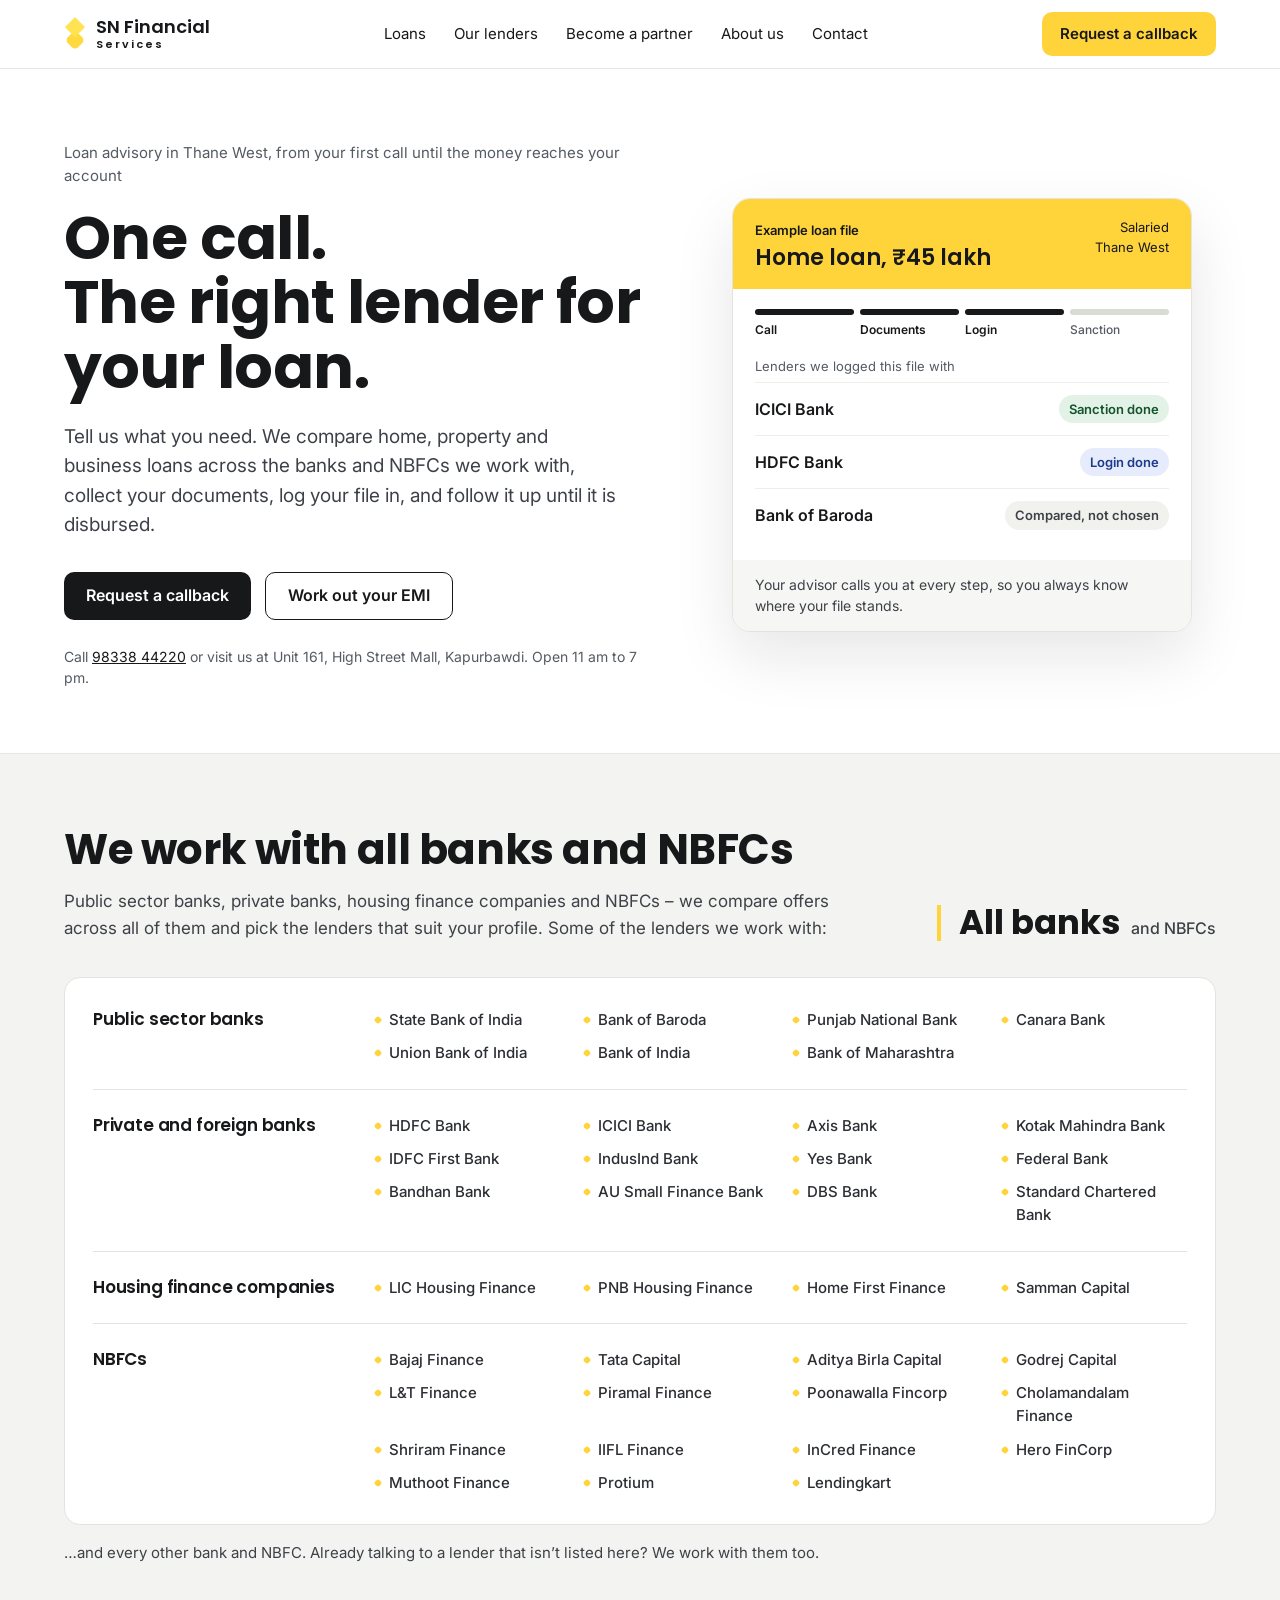
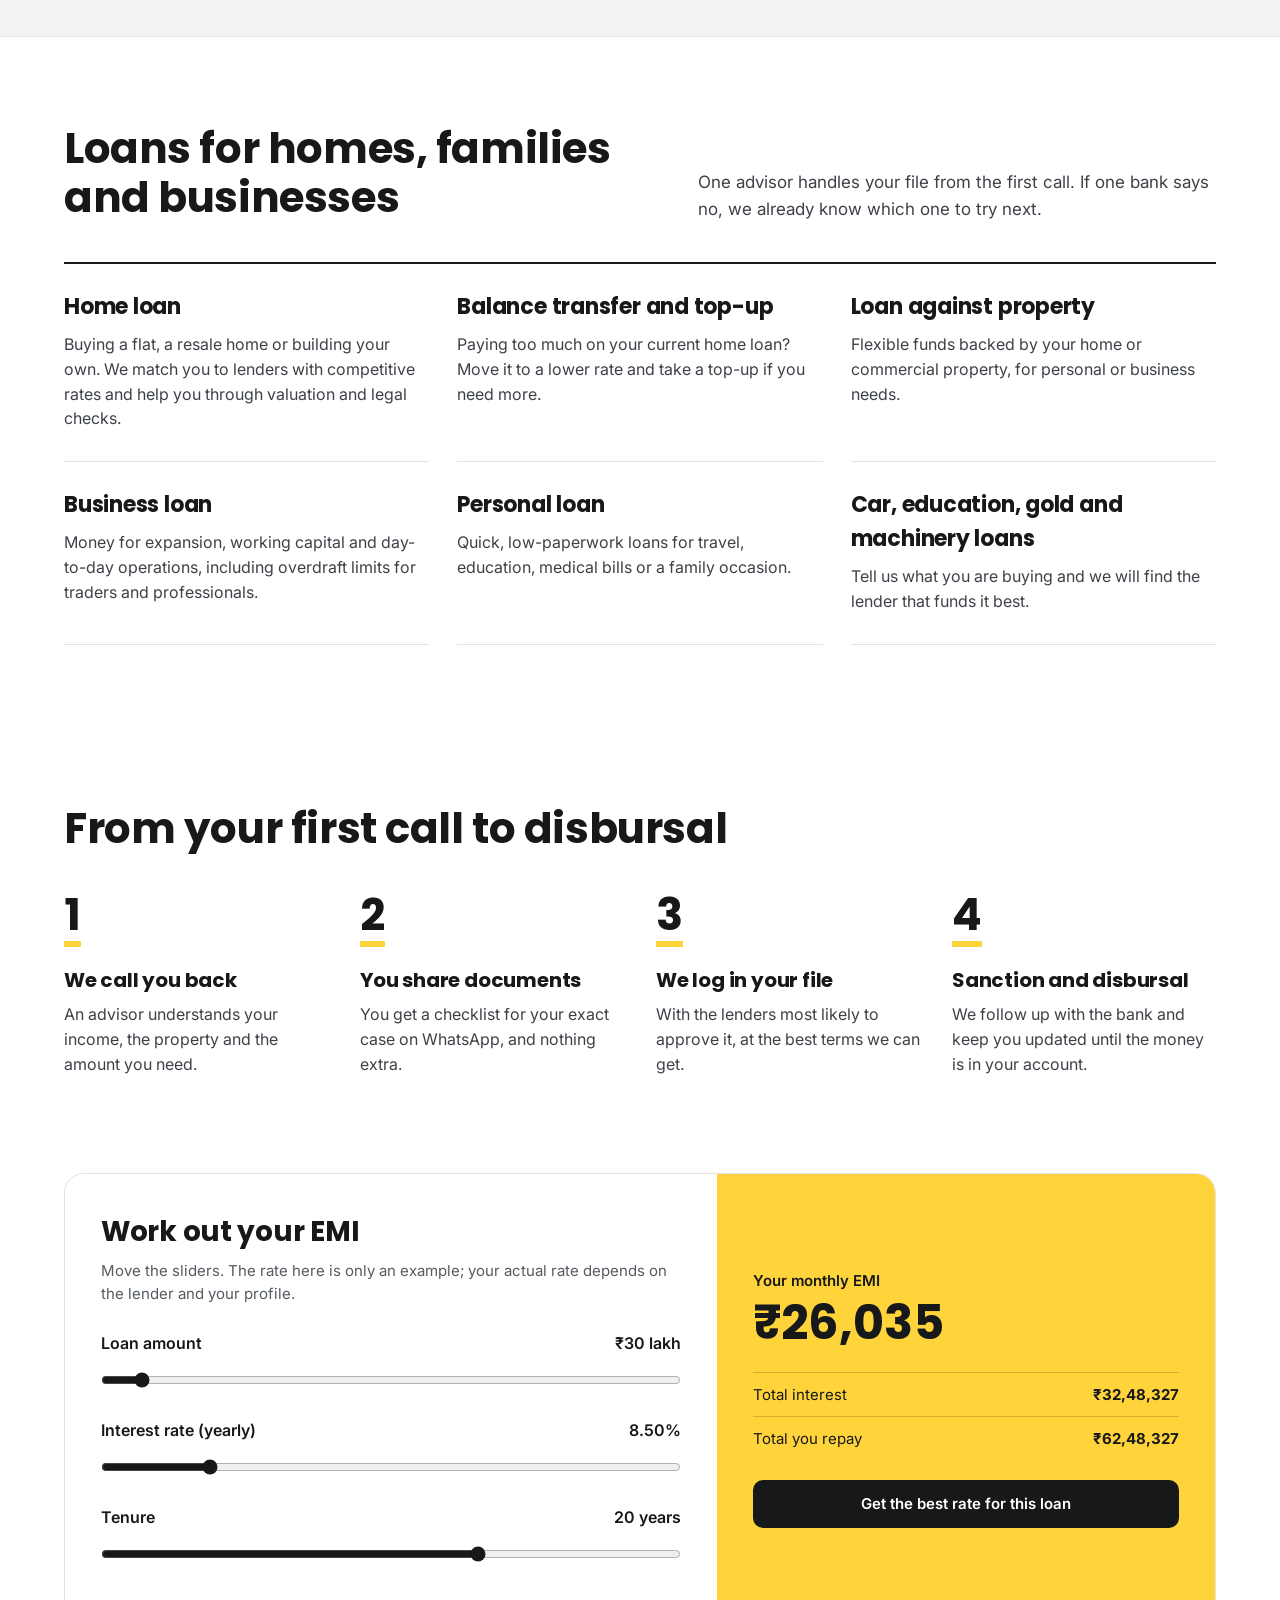
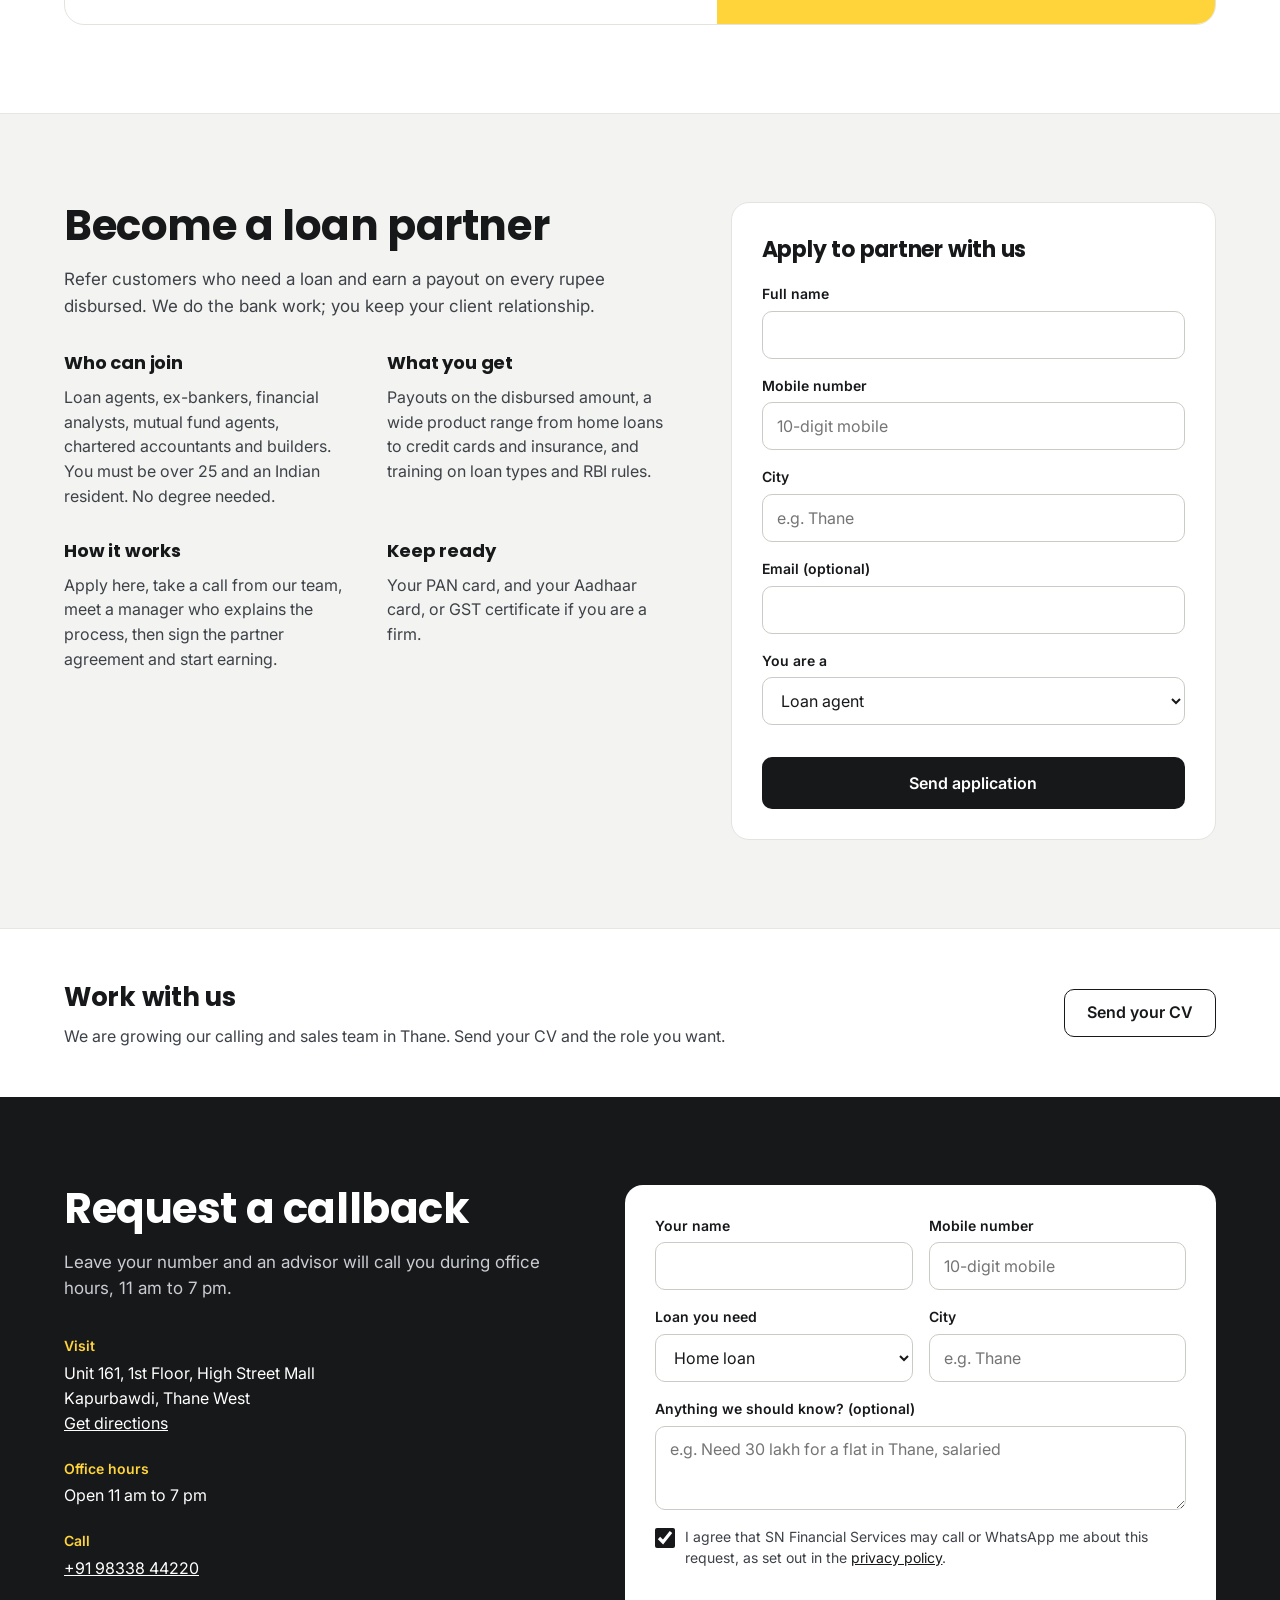
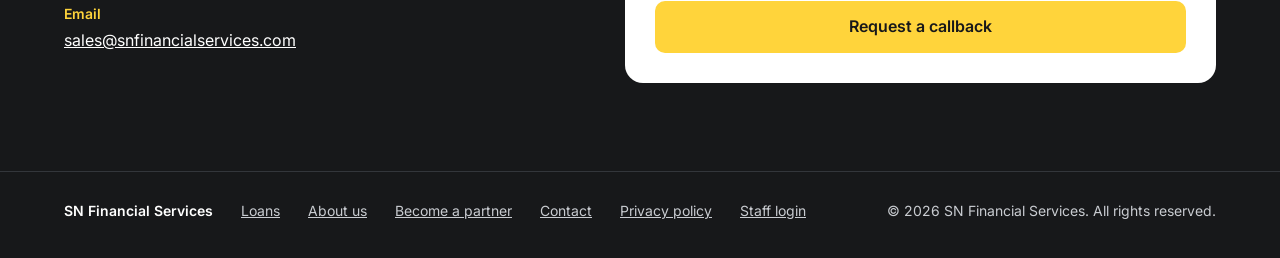
<file: index.html>
<!doctype html>
<html lang="en">
<head>
<meta charset="utf-8">
<meta name="viewport" content="width=device-width, initial-scale=1">
<title>SN Financial Services – home, property and business loans in Thane</title>
<meta name="description" content="SN Financial Services, Thane West. We compare home loans, loan against property, business loans and project funding across banks and NBFCs, and follow your file up until it is disbursed.">
<meta name="theme-color" content="#17181a">
<link rel="icon" href="data:image/svg+xml,%3Csvg xmlns='http://www.w3.org/2000/svg' viewBox='0 0 64 104'%3E%3Crect x='-21' y='-21' width='42' height='42' rx='13' transform='translate(32 70) rotate(45)' fill='%23FFD93D'/%3E%3Crect x='-21' y='-21' width='42' height='42' rx='3' transform='translate(32 32) rotate(45)' fill='%23FFE352'/%3E%3C/svg%3E">
<link rel="preconnect" href="https://fonts.googleapis.com">
<link rel="preconnect" href="https://fonts.gstatic.com" crossorigin>
<link href="https://fonts.googleapis.com/css2?family=Inter:wght@400;500;600&family=Poppins:wght@500;600;700&display=swap" rel="stylesheet">
<link rel="stylesheet" href="site.css?v=5">
</head>
<body>

<header class="top">
  <div class="wrap">
    <a class="brand" href="#top" aria-label="SN Financial Services, home">
      <svg width="22" height="36" viewBox="0 0 64 104" aria-hidden="true"><rect x="-21" y="-21" width="42" height="42" rx="13" transform="translate(32 70) rotate(45)" fill="#FFD93D"/><rect x="-21" y="-21" width="42" height="42" rx="3" transform="translate(32 32) rotate(45)" fill="#FFE352"/></svg>
      <span><b>SN Financial</b><small>Services</small></span>
    </a>
    <nav class="nav" aria-label="Main">
      <a href="#loans">Loans</a><a href="#lenders">Our lenders</a><a href="#partner">Become a partner</a><a href="about.html">About us</a><a href="#contact">Contact</a>
    </nav>
    <a class="btn y" href="#contact">Request a callback</a>
    <button class="menuBtn" id="menuBtn" type="button" aria-expanded="false" aria-controls="drawer" aria-label="Open menu">
      <svg width="22" height="22" viewBox="0 0 24 24" fill="none" stroke="#17181a" stroke-width="2" stroke-linecap="round" aria-hidden="true"><path d="M4 7h16M4 12h16M4 17h16"/></svg>
    </button>
  </div>
  <nav class="drawer" id="drawer" aria-label="Menu">
    <a href="#loans">Loans</a><a href="#lenders">Our lenders</a><a href="#emi">EMI calculator</a><a href="#partner">Become a partner</a><a href="about.html">About us</a><a href="#contact">Contact</a>
  </nav>
</header>

<main id="top">
<section class="hero">
  <div class="wrap">
    <div class="txt">
      <p class="kick">Loan advisory in Thane West, from your first call until the money reaches your account</p>
      <h1>One call.<br>The right lender for your loan.</h1>
      <p class="lead">Tell us what you need. We compare home, property and business loans across the banks and NBFCs we work with, collect your documents, log your file in, and follow it up until it is disbursed.</p>
      <div class="ctas">
        <a class="btn k" href="#contact">Request a callback</a>
        <a class="btn o" href="#emi">Work out your EMI</a>
      </div>
      <p class="addr">Call <a href="tel:+919833844220">98338 44220</a> or visit us at Unit 161, High Street Mall, Kapurbawdi. Open 11 am to 7 pm.</p>
    </div>
    <div class="fileWrap" aria-label="Example of how we track a loan file">
      <div class="file">
        <div class="hd"><div><small>Example loan file</small><b>Home loan, ₹45 lakh</b></div><span>Salaried<br>Thane West</span></div>
        <div class="steps4" aria-label="Progress: call, documents and login done; sanction next">
          <div><i></i><em>Call</em></div><div><i></i><em>Documents</em></div><div><i></i><em>Login</em></div><div class="off"><i></i><em>Sanction</em></div>
        </div>
        <div class="lbl">Lenders we logged this file with</div>
        <ul>
          <li>ICICI Bank<span class="pill g">Sanction done</span></li>
          <li>HDFC Bank<span class="pill b">Login done</span></li>
          <li>Bank of Baroda<span class="pill n">Compared, not chosen</span></li>
        </ul>
        <div class="ft">Your advisor calls you at every step, so you always know where your file stands.</div>
      </div>
    </div>
  </div>
</section>

<section class="lenders" id="lenders">
  <div class="wrap">
    <div class="lhead">
      <div>
        <h2 class="h2">We work with all banks and NBFCs</h2>
        <p class="lead">Public sector banks, private banks, housing finance companies and NBFCs – we compare offers across all of them and pick the lenders that suit your profile. Some of the lenders we work with:</p>
      </div>
      <div class="lstat"><b>All banks</b><span>and NBFCs</span></div>
    </div>
    <div class="lgrid" id="lenderGrid"></div>
    <p class="lmore">…and every other bank and NBFC. Already talking to a lender that isn’t listed here? We work with them too.</p>
  </div>
</section>

<section id="loans">
  <div class="wrap sec">
    <div class="secHead">
      <h2 class="h2">Loans for homes, families and businesses</h2>
      <p class="lead">One advisor handles your file from the first call. If one bank says no, we already know which one to try next.</p>
    </div>
    <div class="loans">
      <div><h3>Home loan</h3><p>Buying a flat, a resale home or building your own. We match you to lenders with competitive rates and help you through valuation and legal checks.</p></div>
      <div><h3>Balance transfer and top-up</h3><p>Paying too much on your current home loan? Move it to a lower rate and take a top-up if you need more.</p></div>
      <div><h3>Loan against property</h3><p>Flexible funds backed by your home or commercial property, for personal or business needs.</p></div>
      <div><h3>Business loan</h3><p>Money for expansion, working capital and day-to-day operations, including overdraft limits for traders and professionals.</p></div>
      <div><h3>Personal loan</h3><p>Quick, low-paperwork loans for travel, education, medical bills or a family occasion.</p></div>
      <div><h3>Car, education, gold and machinery loans</h3><p>Tell us what you are buying and we will find the lender that funds it best.</p></div>
    </div>
  </div>
</section>

<section>
  <div class="wrap sec" style="padding-bottom:40px">
    <h2 class="h2" style="margin-bottom:40px">From your first call to disbursal</h2>
    <ol class="proc">
      <li><span class="n">1</span><h3>We call you back</h3><p>An advisor understands your income, the property and the amount you need.</p></li>
      <li><span class="n">2</span><h3>You share documents</h3><p>You get a checklist for your exact case on WhatsApp, and nothing extra.</p></li>
      <li><span class="n">3</span><h3>We log in your file</h3><p>With the lenders most likely to approve it, at the best terms we can get.</p></li>
      <li><span class="n">4</span><h3>Sanction and disbursal</h3><p>We follow up with the bank and keep you updated until the money is in your account.</p></li>
    </ol>
  </div>
</section>

<section id="emi">
  <div class="wrap" style="padding-top:56px;padding-bottom:88px">
    <div class="emi">
      <div class="in">
        <h2>Work out your EMI</h2>
        <p class="note">Move the sliders. The rate here is only an example; your actual rate depends on the lender and your profile.</p>
        <label for="amt"><span>Loan amount</span><span id="amtOut"></span></label>
        <input id="amt" type="range" min="100000" max="50000000" step="100000" value="3000000">
        <label for="rate"><span>Interest rate (yearly)</span><span id="rateOut"></span></label>
        <input id="rate" type="range" min="6" max="20" step="0.05" value="8.5">
        <label for="yrs"><span>Tenure</span><span id="yrsOut"></span></label>
        <input id="yrs" type="range" min="1" max="30" step="1" value="20">
      </div>
      <div class="out" aria-live="polite">
        <div class="k">Your monthly EMI</div>
        <div class="v" id="emiOut"></div>
        <div class="row"><span>Total interest</span><b id="intOut"></b></div>
        <div class="row"><span>Total you repay</span><b id="totOut"></b></div>
        <a class="btn k" href="#contact" id="emiCta">Get the best rate for this loan</a>
      </div>
    </div>
  </div>
</section>

<section class="partner" id="partner">
  <div class="wrap">
    <div class="l">
      <h2 class="h2">Become a loan partner</h2>
      <p class="lead">Refer customers who need a loan and earn a payout on every rupee disbursed. We do the bank work; you keep your client relationship.</p>
      <div class="pgrid">
        <div><h3>Who can join</h3><p>Loan agents, ex-bankers, financial analysts, mutual fund agents, chartered accountants and builders. You must be over 25 and an Indian resident. No degree needed.</p></div>
        <div><h3>What you get</h3><p>Payouts on the disbursed amount, a wide product range from home loans to credit cards and insurance, and training on loan types and RBI rules.</p></div>
        <div><h3>How it works</h3><p>Apply here, take a call from our team, meet a manager who explains the process, then sign the partner agreement and start earning.</p></div>
        <div><h3>Keep ready</h3><p>Your PAN card, and your Aadhaar card, or GST certificate if you are a firm.</p></div>
      </div>
    </div>
    <div class="r" id="pBox">
      <form class="form" id="pForm" novalidate>
        <h3>Apply to partner with us</h3>
        <label class="full">Full name<input id="pName" autocomplete="name" required></label>
        <label>Mobile number<input id="pPhone" type="tel" inputmode="tel" autocomplete="tel" placeholder="10-digit mobile" required></label>
        <label>City<input id="pCity" autocomplete="address-level2" placeholder="e.g. Thane"></label>
        <label class="full">Email (optional)<input id="pEmail" type="email" autocomplete="email"></label>
        <label class="full">You are a<select id="pRole"><option>Loan agent</option><option>Ex-banker</option><option>Chartered accountant</option><option>Mutual fund agent</option><option>Financial analyst</option><option>Builder</option><option>Other</option></select></label>
        <div class="hp" aria-hidden="true"><label>Website<input id="pWeb" tabindex="-1" autocomplete="off"></label></div>
        <p class="msg" id="pMsg" role="alert"></p>
        <button class="btn k" id="pBtn" type="submit">Send application</button>
      </form>
    </div>
  </div>
</section>

<section class="careers" id="careers">
  <div class="wrap">
    <div style="flex:1 1 520px;min-width:0"><h2>Work with us</h2><p>We are growing our calling and sales team in Thane. Send your CV and the role you want.</p></div>
    <button class="btn o" type="button" id="cvBtn" aria-expanded="false" aria-controls="cvBox">Send your CV</button>
    <div class="cvbox" id="cvBox" hidden>
      <p>Send your CV and the role you want to <b>sales@snfinancialservices.com</b> using any of these:</p>
      <div class="cvacts">
        <a class="btn k" target="_blank" rel="noopener" href="https://mail.google.com/mail/?view=cm&amp;fs=1&amp;to=sales@snfinancialservices.com&amp;su=Job%20application%20%E2%80%93%20SN%20Financial%20Services">Open in Gmail</a>
        <a class="btn o" target="_blank" rel="noopener" href="https://wa.me/919833844220?text=Hi%2C%20I%20would%20like%20to%20apply%20for%20a%20job%20at%20SN%20Financial%20Services.">Send on WhatsApp</a>
        <button class="btn o" type="button" id="cvCopy">Copy email address</button>
        <a class="btn o" href="mailto:sales@snfinancialservices.com?subject=Job%20application">Other email app</a>
      </div>
      <p class="small" id="cvMsg" role="status"></p>
    </div>
  </div>
</section>

<section class="contact" id="contact">
  <div class="wrap">
    <div class="l">
      <h2 class="h2">Request a callback</h2>
      <p class="lead">Leave your number and an advisor will call you during office hours, 11 am to 7 pm.</p>
      <div class="info">
        <div><div class="k">Visit</div><div class="v">Unit 161, 1st Floor, High Street Mall<br>Kapurbawdi, Thane West</div><a href="https://www.google.com/maps/search/?api=1&query=High+Street+Mall+Kapurbawdi+Thane+West" target="_blank" rel="noopener">Get directions</a></div>
        <div><div class="k">Office hours</div><div class="v" id="cHours"></div></div>
        <div id="cPhoneRow"><div class="k">Call</div><div class="v"><a id="cPhone"></a></div></div>
        <div><div class="k">Email</div><div class="v"><a id="cEmail"></a></div></div>
      </div>
    </div>
    <div class="r" id="cbBox">
      <form class="form" id="enq" novalidate>
        <label>Your name<input id="fName" autocomplete="name" required></label>
        <label>Mobile number<input id="fPhone" type="tel" inputmode="tel" autocomplete="tel" placeholder="10-digit mobile" required></label>
        <label>Loan you need<select id="fNeed"><option>Home loan</option><option>Balance transfer or top-up</option><option>Loan against property</option><option>Business loan</option><option>Personal loan</option><option>Project or construction funding</option><option>Other</option></select></label>
        <label>City<input id="fCity" autocomplete="address-level2" placeholder="e.g. Thane"></label>
        <label class="full">Anything we should know? (optional)<textarea id="fMsg" placeholder="e.g. Need 30 lakh for a flat in Thane, salaried"></textarea></label>
        <div class="hp" aria-hidden="true"><label>Website<input id="fWeb" tabindex="-1" autocomplete="off"></label></div>
        <label class="chk full"><input type="checkbox" id="fOk" checked><span>I agree that SN Financial Services may call or WhatsApp me about this request, as set out in the <a href="privacy.html">privacy policy</a>.</span></label>
        <p class="msg" id="fMsgOut" role="alert"></p>
        <button class="btn y" id="fBtn" type="submit">Request a callback</button>
      </form>
    </div>
  </div>
</section>
</main>

<footer>
  <div class="wrap">
    <span class="nm">SN Financial Services</span>
    <a href="#loans">Loans</a><a href="about.html">About us</a><a href="#partner">Become a partner</a><a href="#contact">Contact</a><a href="privacy.html">Privacy policy</a><a href="crm/">Staff login</a>
    <span class="cp">© <span id="yr"></span> SN Financial Services. All rights reserved.</span>
  </div>
</footer>

<div class="mbar" id="mbar">
  <a class="btn o" id="mCall" href="#contact">Call us</a>
  <a class="btn y" href="#contact">Get a callback</a>
</div>

<script>
/* ===== Business details – edit these ===== */
const CONTACT={
  phone:"+91 98338 44220",                     // when empty, the Call rows are hidden
  email:"sales@snfinancialservices.com",
  hours:"Open 11 am to 7 pm"
};
const LENDERS=[
  ["Public sector banks",["State Bank of India","Bank of Baroda","Punjab National Bank","Canara Bank","Union Bank of India","Bank of India","Bank of Maharashtra"]],
  ["Private and foreign banks",["HDFC Bank","ICICI Bank","Axis Bank","Kotak Mahindra Bank","IDFC First Bank","IndusInd Bank","Yes Bank","Federal Bank","Bandhan Bank","AU Small Finance Bank","DBS Bank","Standard Chartered Bank"]],
  ["Housing finance companies",["LIC Housing Finance","PNB Housing Finance","Home First Finance","Samman Capital"]],
  ["NBFCs",["Bajaj Finance","Tata Capital","Aditya Birla Capital","Godrej Capital","L&T Finance","Piramal Finance","Poonawalla Fincorp","Cholamandalam Finance","Shriram Finance","IIFL Finance","InCred Finance","Hero FinCorp","Muthoot Finance","Protium","Lendingkart"]]
];
// Same Apps Script the CRM uses – requests land in the Leads tab as new, unassigned leads.
const API="https://script.google.com/macros/s/AKfycbz9UyLJzPbROL9kSAAmw0R5uG1qQorrEOr24IMOioQVXcIuIBjir9L90cCasmMoGxGn/exec";

const $=s=>document.querySelector(s);
const esc=s=>String(s).replace(/[<>&"]/g,c=>({"<":"&lt;",">":"&gt;","&":"&amp;",'"':"&quot;"}[c]));
const telDigits=CONTACT.phone.replace(/[^\d+]/g,"");
const telOK=/\d{10}/.test(CONTACT.phone.replace(/\D/g,""));
if(telOK){$("#cPhone").textContent=CONTACT.phone;$("#cPhone").href="tel:"+telDigits;$("#mCall").href="tel:"+telDigits}
else{$("#cPhoneRow").remove();$("#mCall").remove()}
$("#cEmail").textContent=CONTACT.email;$("#cEmail").href="mailto:"+CONTACT.email;
$("#cHours").textContent=CONTACT.hours;
$("#yr").textContent=new Date().getFullYear();
$("#lenderGrid").innerHTML=LENDERS.map(([g,l])=>`<div class="lgroup"><h3>${esc(g)}</h3><ul>${l.map(n=>"<li>"+esc(n)+"</li>").join("")}</ul></div>`).join("");

/* phone menu */
const mb=$("#menuBtn"),dr=$("#drawer");
mb.addEventListener("click",()=>{const o=dr.classList.toggle("open");mb.setAttribute("aria-expanded",o);mb.setAttribute("aria-label",o?"Close menu":"Open menu")});
dr.addEventListener("click",e=>{if(e.target.tagName==="A"){dr.classList.remove("open");mb.setAttribute("aria-expanded","false")}});

/* "Talk to us about your project" pre-selects the loan type */
document.querySelectorAll("[data-need]").forEach(a=>a.addEventListener("click",()=>{$("#fNeed").value=a.dataset.need;setTimeout(()=>$("#fName").focus({preventScroll:true}),600)}));

/* careers: send CV options */
const cvB=$("#cvBtn"),cvX=$("#cvBox");
cvB.addEventListener("click",()=>{const o=cvX.hidden;cvX.hidden=!o;cvB.setAttribute("aria-expanded",o)});
$("#cvCopy").addEventListener("click",async()=>{const m=$("#cvMsg");try{await navigator.clipboard.writeText("sales@snfinancialservices.com");m.textContent="Email address copied. Paste it in your email app and attach your CV."}catch(e){m.textContent="Copy this address: sales@snfinancialservices.com"}});

/* ===== EMI calculator ===== */
const inr=n=>"₹"+Math.round(n).toLocaleString("en-IN");
const short=n=>n>=1e7?"₹"+(n/1e7).toFixed(2).replace(/\.?0+$/,"")+" crore":"₹"+(n/1e5).toFixed(1).replace(/\.0$/,"")+" lakh";
function emi(){
  const P=+$("#amt").value,y=+$("#yrs").value,R=+$("#rate").value,r=R/1200,n=y*12;
  const e=r?P*r*Math.pow(1+r,n)/(Math.pow(1+r,n)-1):P/n;
  $("#amtOut").textContent=short(P);$("#yrsOut").textContent=y+(y===1?" year":" years");$("#rateOut").textContent=R.toFixed(2)+"%";
  $("#emiOut").textContent=inr(e);$("#intOut").textContent=inr(e*n-P);$("#totOut").textContent=inr(e*n);
  return {P,y,R,e};
}
["amt","yrs","rate"].forEach(id=>$("#"+id).addEventListener("input",emi));emi();
$("#emiCta").addEventListener("click",()=>{const v=emi();
  if(!$("#fMsg").value)$("#fMsg").value=`Need ${short(v.P)} for ${v.y} year${v.y>1?"s":""} (EMI around ${inr(v.e)}/month at ${v.R}%)`;
  setTimeout(()=>$("#fName").focus({preventScroll:true}),600)});

/* ===== Send to the CRM ===== */
async function send(body){
  const r=await fetch(API,{method:"POST",headers:{"Content-Type":"text/plain;charset=utf-8"},body:JSON.stringify(Object.assign({action:"enquiry"},body))});
  const j=await r.json();if(!j.ok)throw new Error(j.error||"Request failed");return j;
}
function mobile(v){return v.replace(/\D/g,"").replace(/^(91|0)(?=\d{10}$)/,"")}
function failMsg(x){return (x.message&&!/fetch|network|json/i.test(x.message)?x.message+". ":"We couldn't send your request. ")+(telOK?"Please try again or call "+CONTACT.phone+".":"Please try again in a minute.")}
const tick='<div class="tick"><svg width="22" height="22" viewBox="0 0 24 24" fill="none" stroke="#14532d" stroke-width="2.5" stroke-linecap="round" stroke-linejoin="round" aria-hidden="true"><path d="m5 12 5 5 9-10"/></svg></div>';

$("#enq").addEventListener("submit",async e=>{
  e.preventDefault();
  const out=$("#fMsgOut"),btn=$("#fBtn");out.className="msg";out.textContent="";
  const name=$("#fName").value.trim(),d=mobile($("#fPhone").value);
  const err=(m,el)=>{out.className="msg err";out.textContent=m;el&&el.focus()};
  if(name.length<2)return err("Enter your name so the advisor knows who to ask for.",$("#fName"));
  if(!/^[6-9]\d{9}$/.test(d))return err("Enter a 10-digit Indian mobile number, e.g. 98765 43210.",$("#fPhone"));
  if(!$("#fOk").checked)return err("Tick the box to let us call you about this request.",$("#fOk"));
  btn.disabled=true;btn.textContent="Sending…";
  try{
    await send({name,phone:d,city:$("#fCity").value.trim(),need:$("#fNeed").value,msg:$("#fMsg").value.trim(),website:$("#fWeb").value});
    $("#cbBox").innerHTML=`<div class="done" role="status" tabindex="-1">${tick}<h3>Callback requested</h3><p>Thanks, ${esc(name.split(" ")[0])}. An advisor will call you on ${d.slice(0,5)} ${d.slice(5)} during office hours, 11 am to 7 pm.</p></div>`;
    $("#cbBox .done").focus();
  }catch(x){btn.disabled=false;btn.textContent="Request a callback";err(failMsg(x))}
});

$("#pForm").addEventListener("submit",async e=>{
  e.preventDefault();
  const out=$("#pMsg"),btn=$("#pBtn");out.className="msg";out.textContent="";
  const name=$("#pName").value.trim(),d=mobile($("#pPhone").value),em=$("#pEmail").value.trim();
  const err=(m,el)=>{out.className="msg err";out.textContent=m;el&&el.focus()};
  if(name.length<2)return err("Enter your full name.",$("#pName"));
  if(!/^[6-9]\d{9}$/.test(d))return err("Enter a 10-digit Indian mobile number, e.g. 98765 43210.",$("#pPhone"));
  if(em&&!/^[^\s@]+@[^\s@]+\.[^\s@]+$/.test(em))return err("Check the email address, or leave it empty.",$("#pEmail"));
  btn.disabled=true;btn.textContent="Sending…";
  try{
    await send({name,phone:d,city:$("#pCity").value.trim(),need:"Partner application",msg:"Role: "+$("#pRole").value+(em?", email: "+em:""),website:$("#pWeb").value});
    $("#pBox").innerHTML=`<div class="done" role="status" tabindex="-1">${tick}<h3>Thanks, we have your application</h3><p>Our partner team will call you on ${d.slice(0,5)} ${d.slice(5)} soon.</p></div>`;
    $("#pBox .done").focus();
  }catch(x){btn.disabled=false;btn.textContent="Send application";err(failMsg(x))}
});
</script>
</body>
</html>
</file>
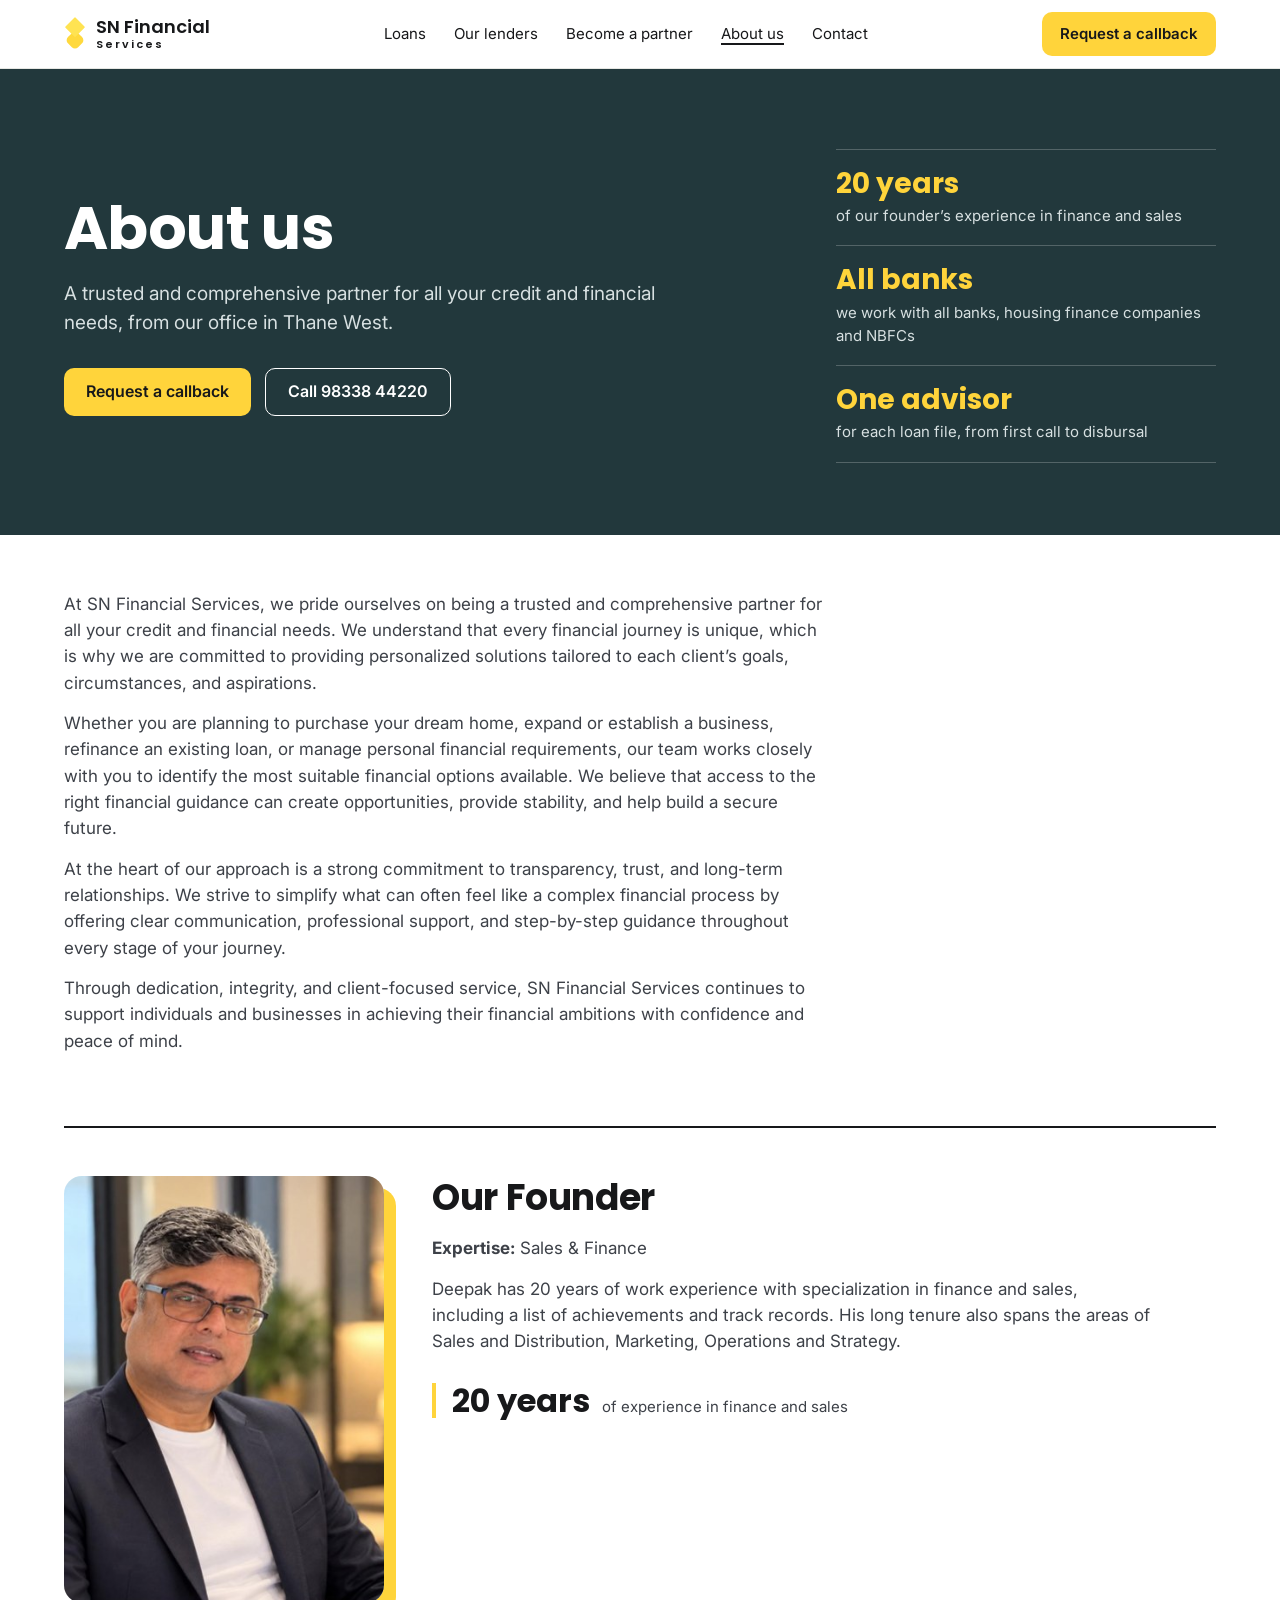
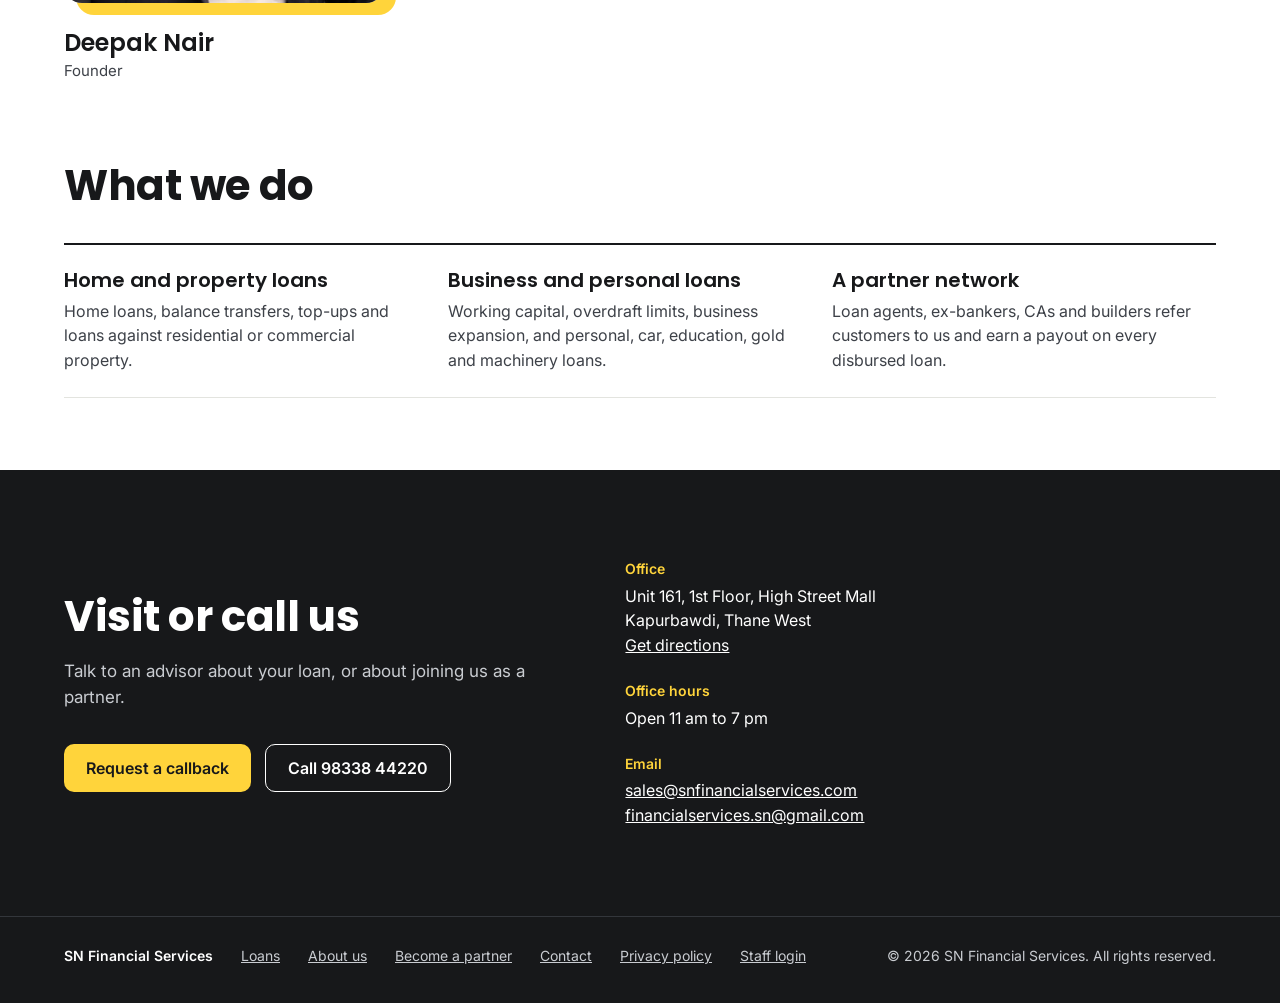
<file: about-us/index.html>
<!doctype html>
<html lang="en"><head><meta charset="utf-8"><title>SN Financial Services</title>
<meta name="robots" content="noindex">
<meta http-equiv="refresh" content="0; url=../about.html">
<script>location.replace("../about.html")</script>
</head><body style="font-family:system-ui,sans-serif;padding:40px">
<p>This page has moved. <a href="../about.html">Continue to SN Financial Services</a>.</p>
</body></html>
</file>
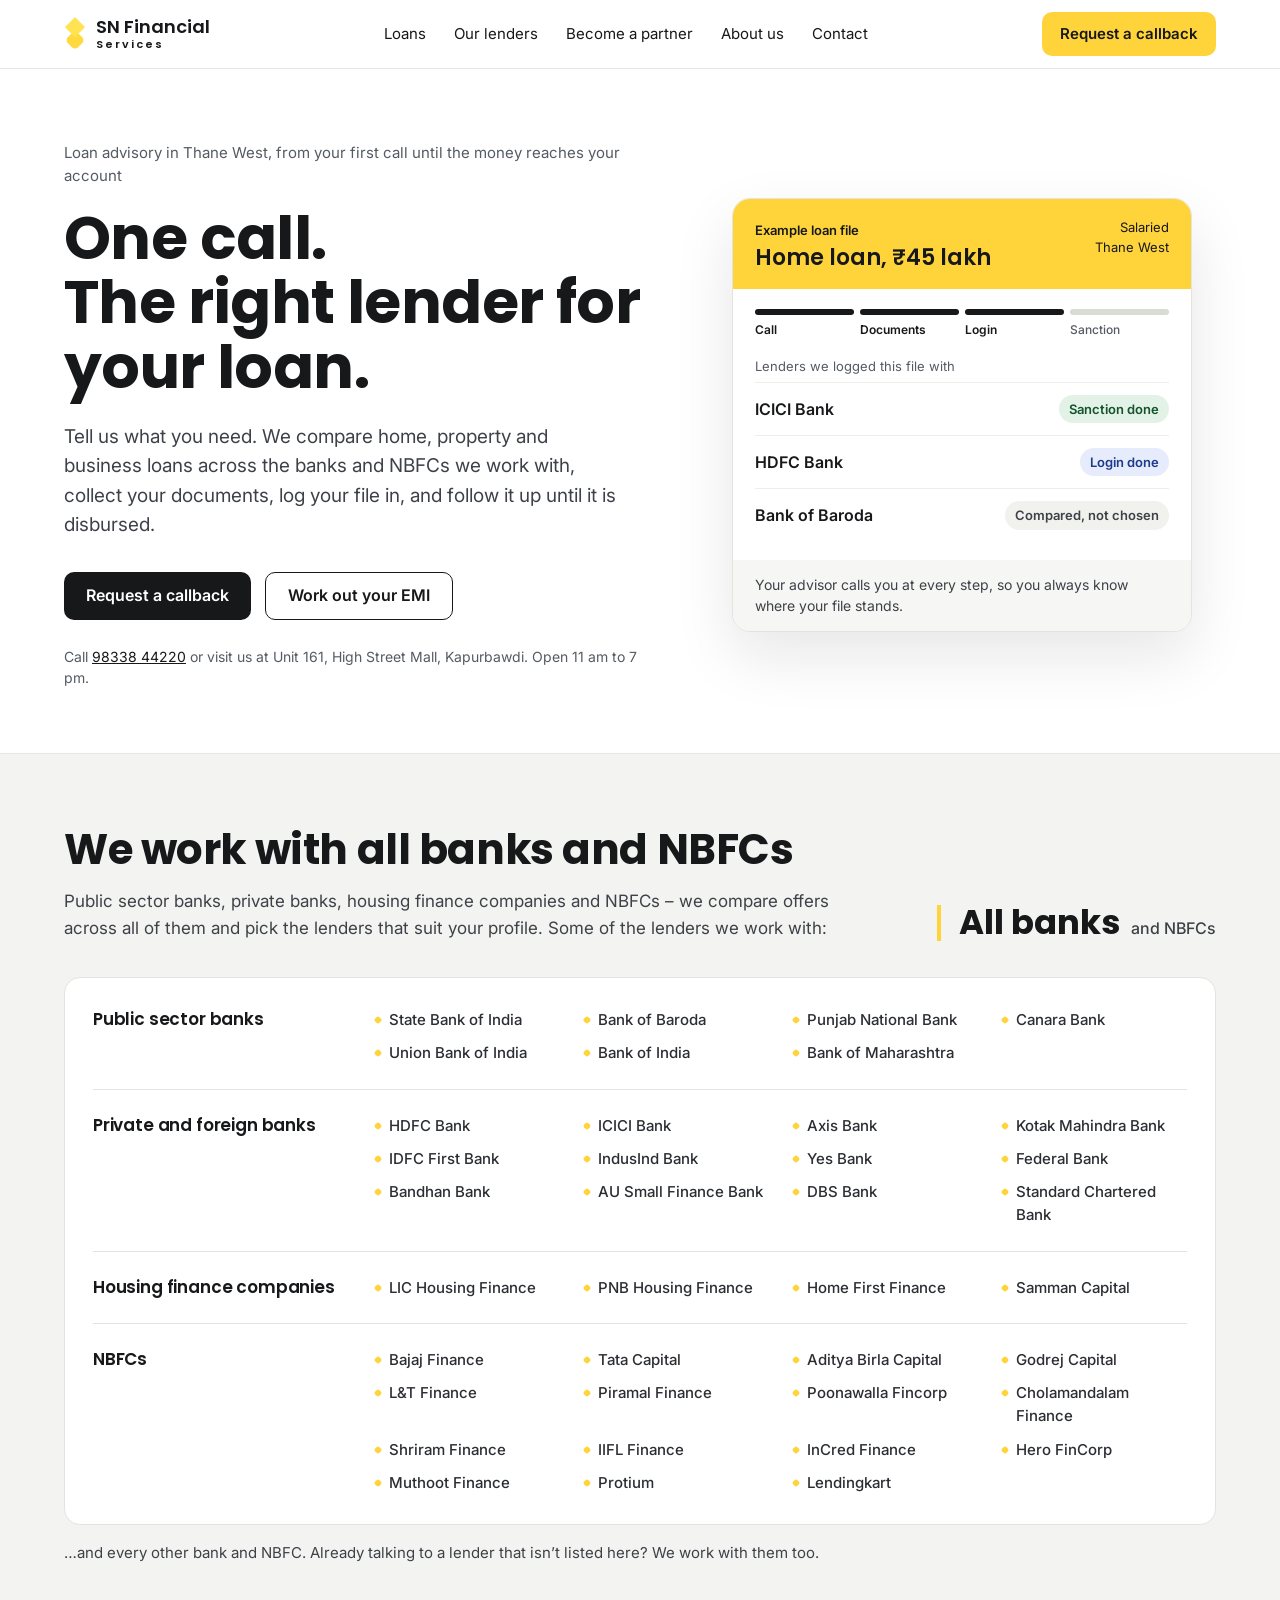
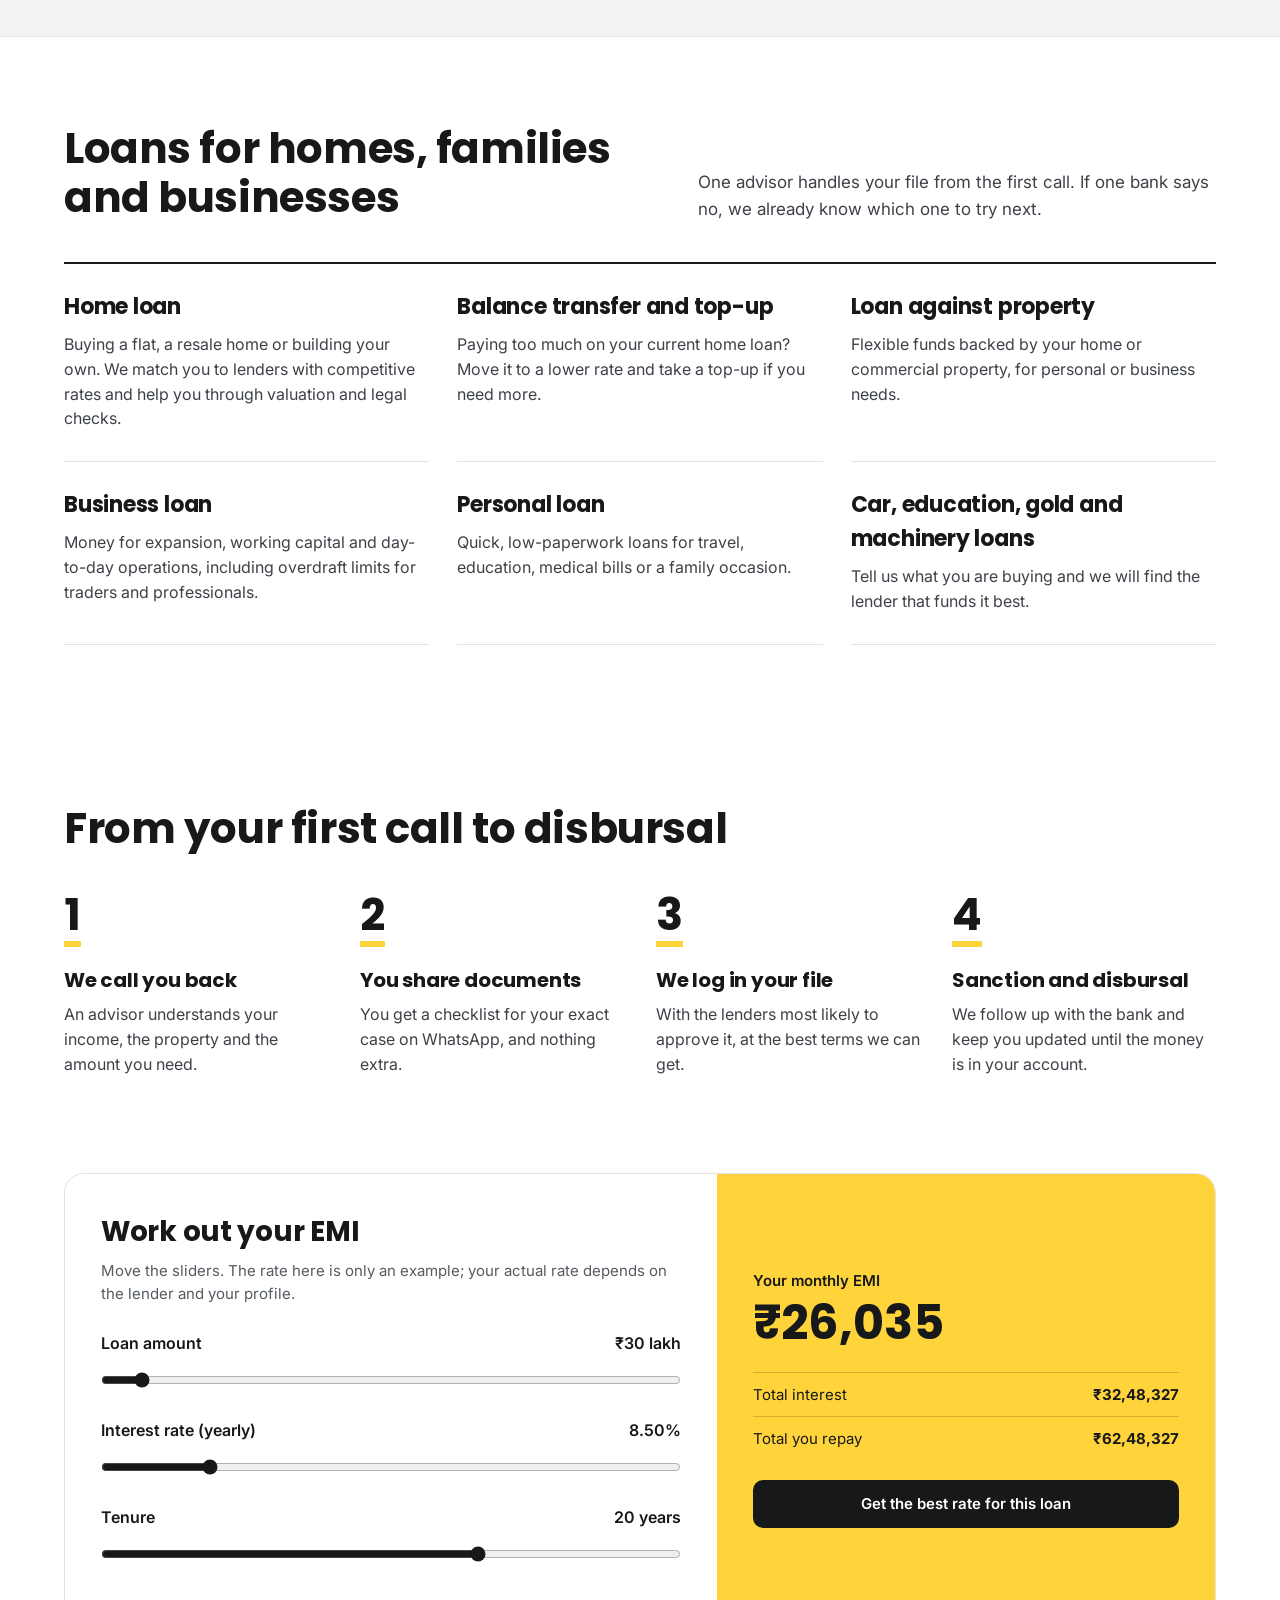
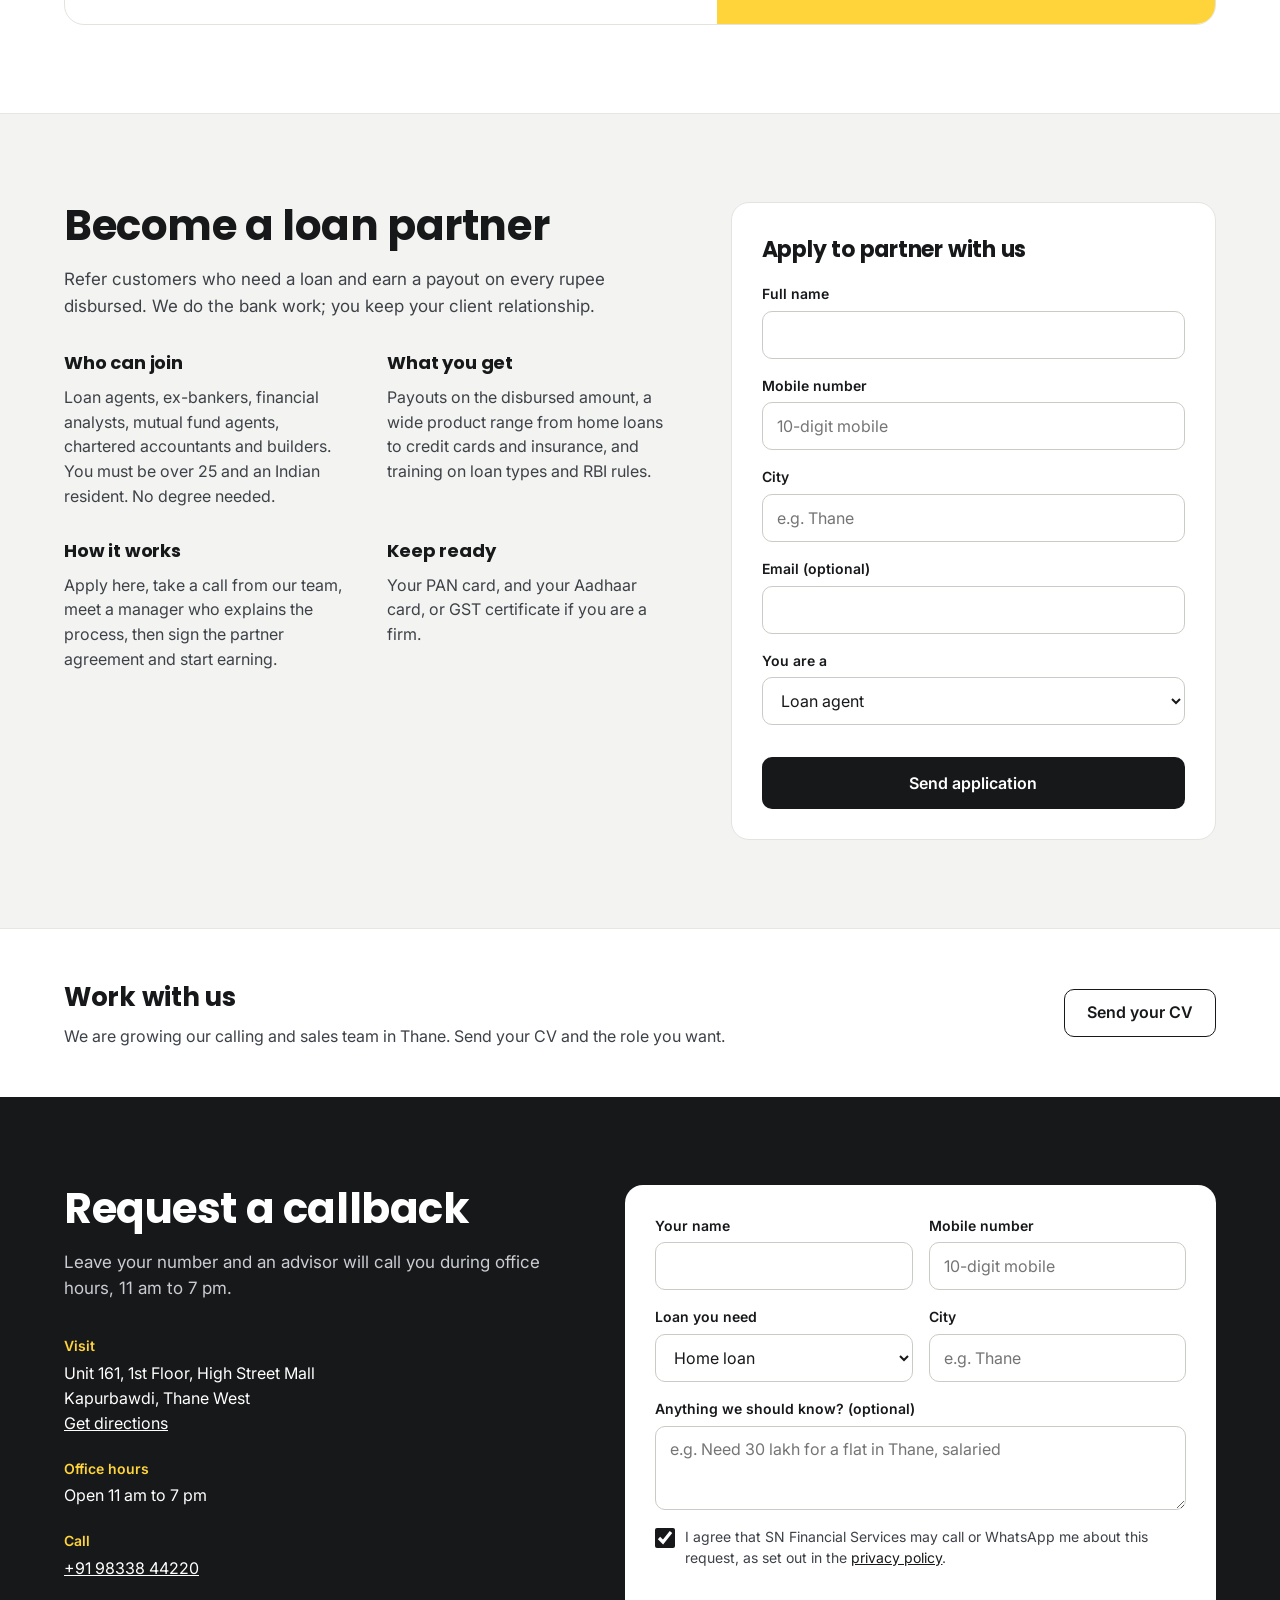
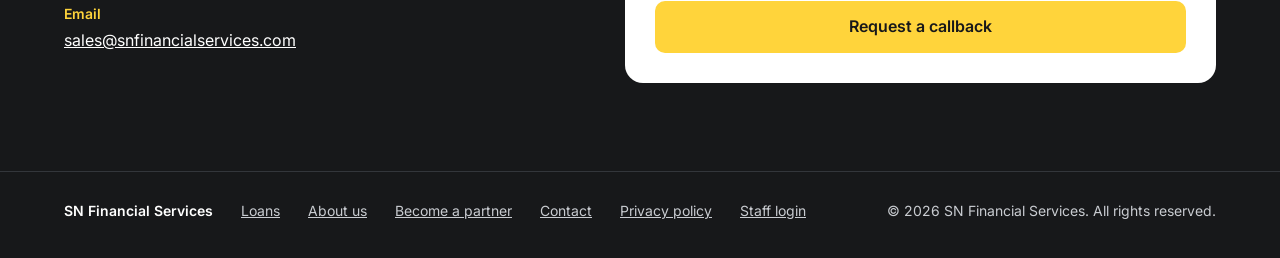
<file: banking-partners/index.html>
<!doctype html>
<html lang="en"><head><meta charset="utf-8"><title>SN Financial Services</title>
<meta name="robots" content="noindex">
<meta http-equiv="refresh" content="0; url=../#lenders">
<script>location.replace("../#lenders")</script>
</head><body style="font-family:system-ui,sans-serif;padding:40px">
<p>This page has moved. <a href="../#lenders">Continue to SN Financial Services</a>.</p>
</body></html>
</file>
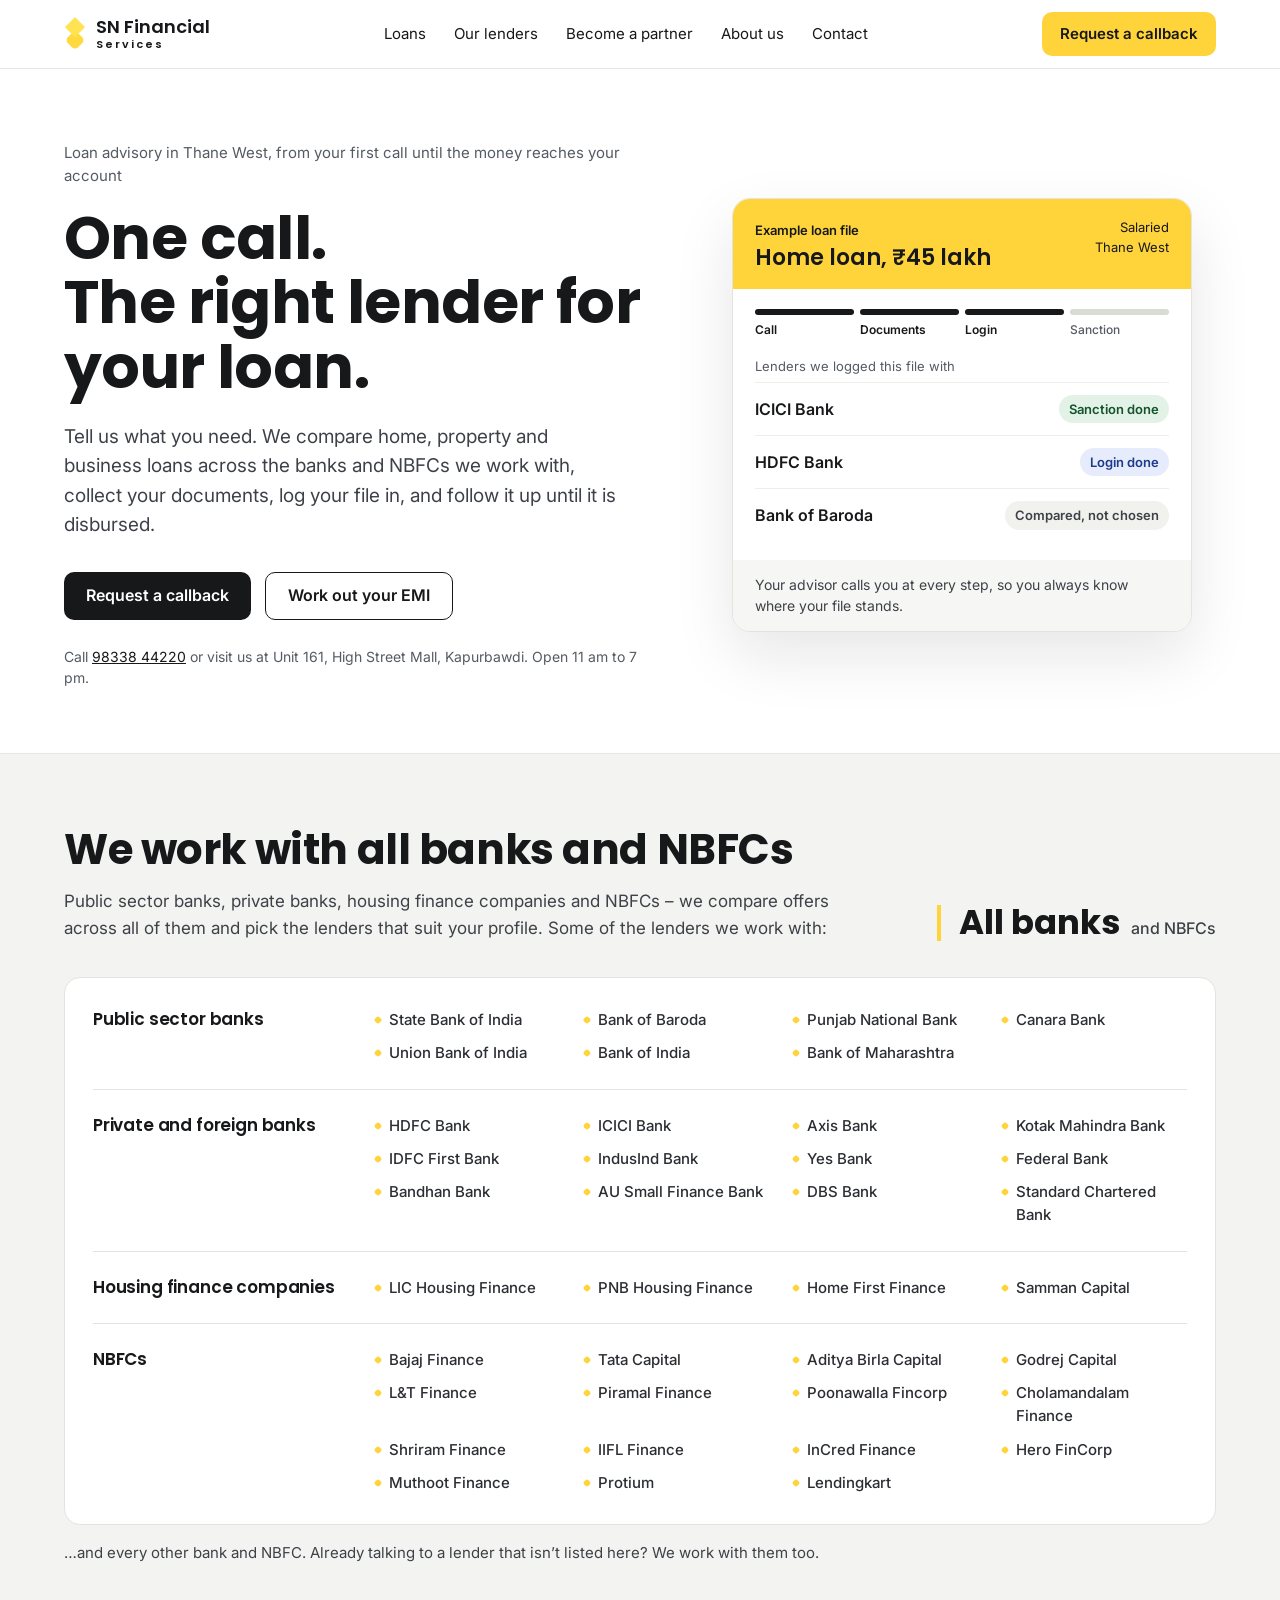
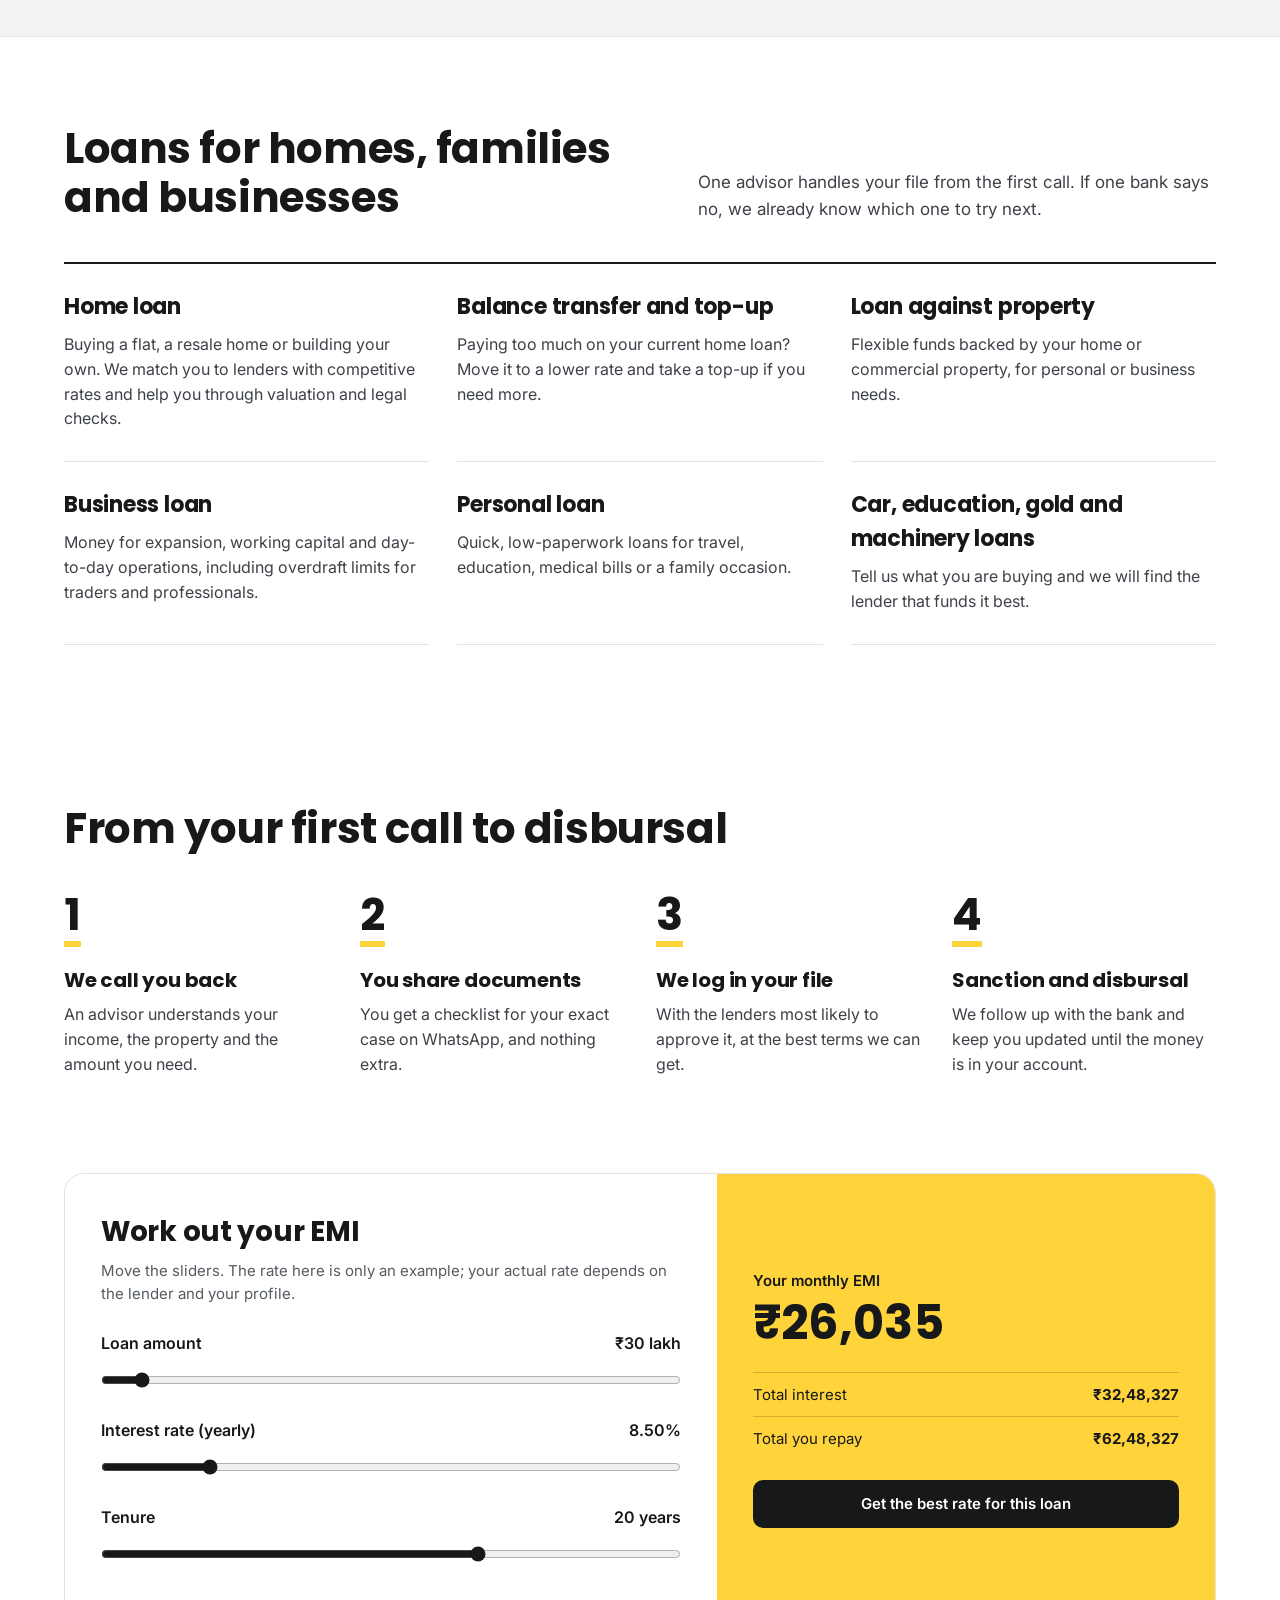
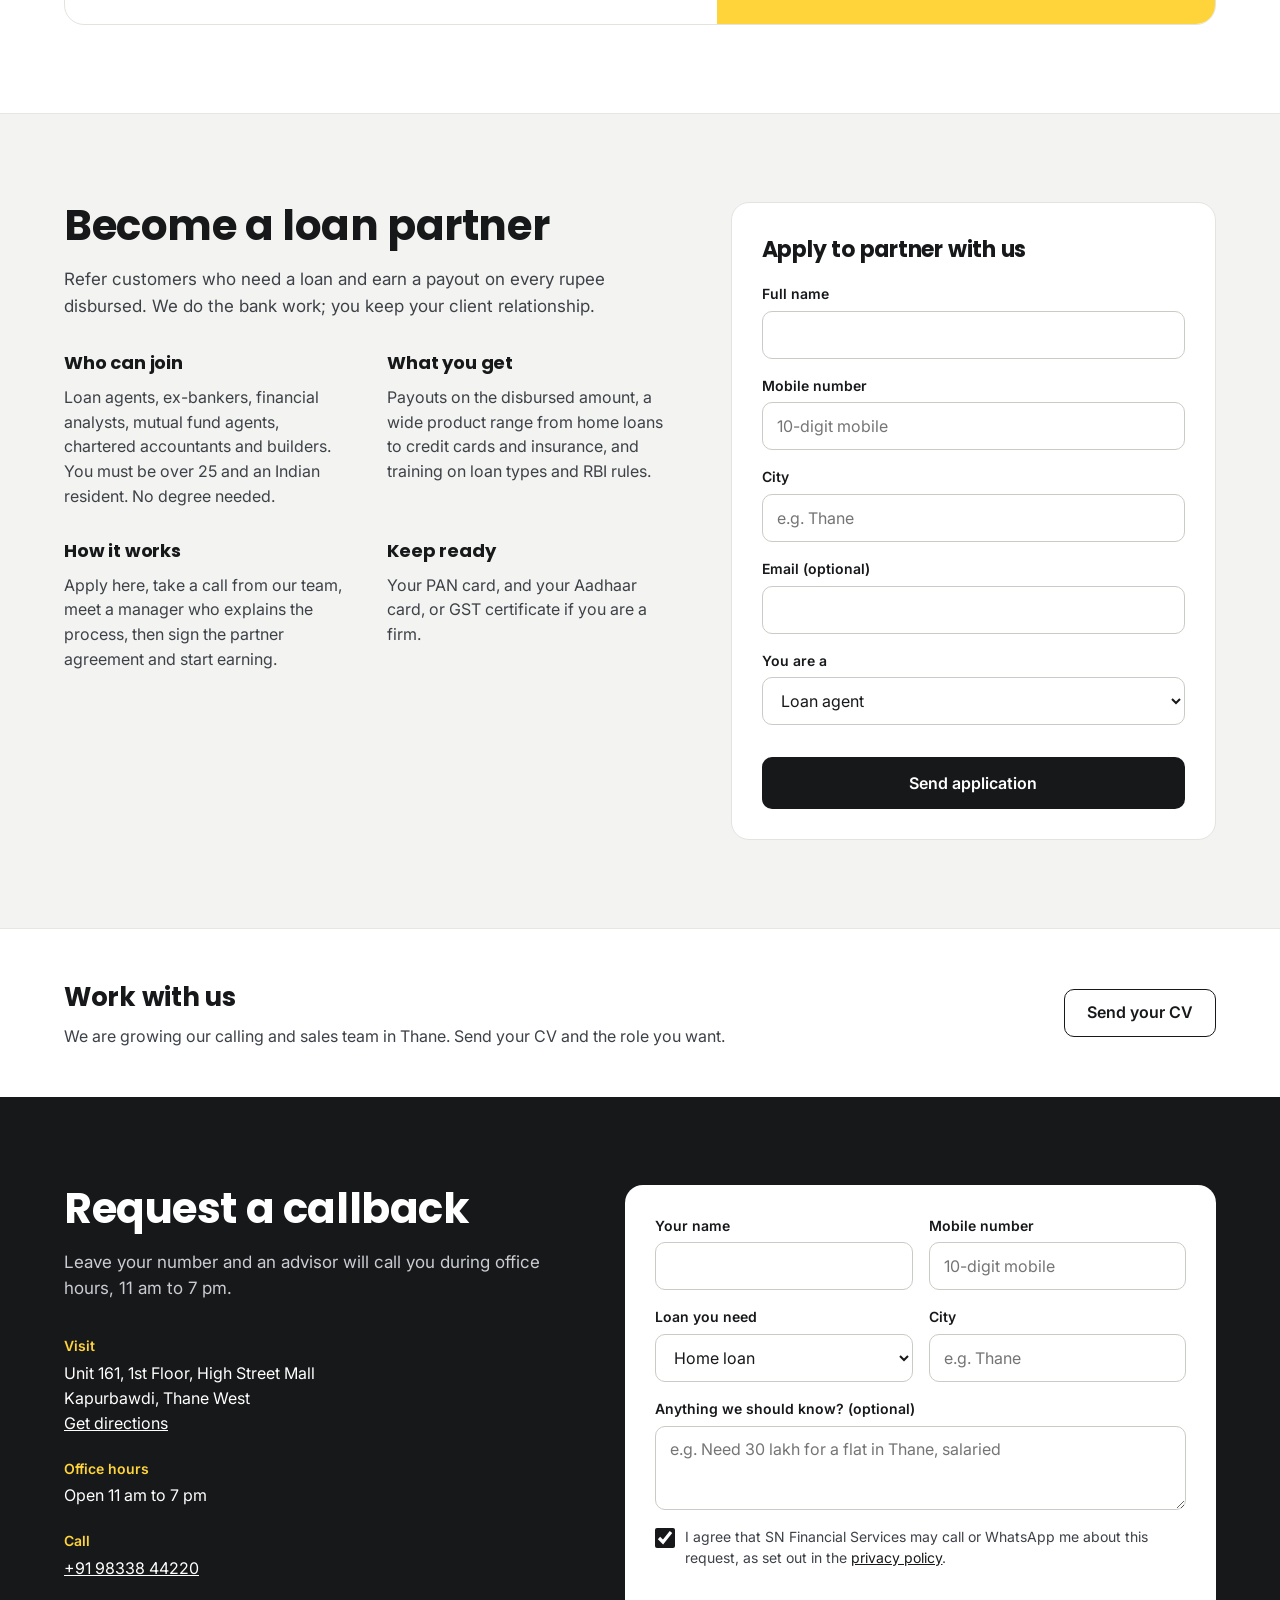
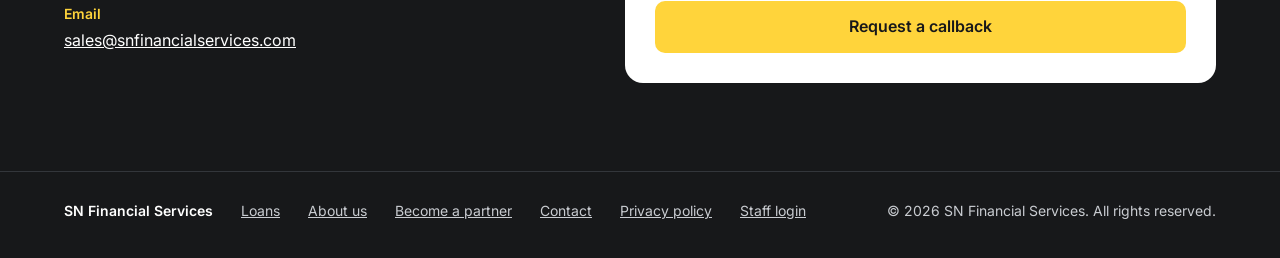
<file: become-a-partner/index.html>
<!doctype html>
<html lang="en"><head><meta charset="utf-8"><title>SN Financial Services</title>
<meta name="robots" content="noindex">
<meta http-equiv="refresh" content="0; url=../#partner">
<script>location.replace("../#partner")</script>
</head><body style="font-family:system-ui,sans-serif;padding:40px">
<p>This page has moved. <a href="../#partner">Continue to SN Financial Services</a>.</p>
</body></html>
</file>
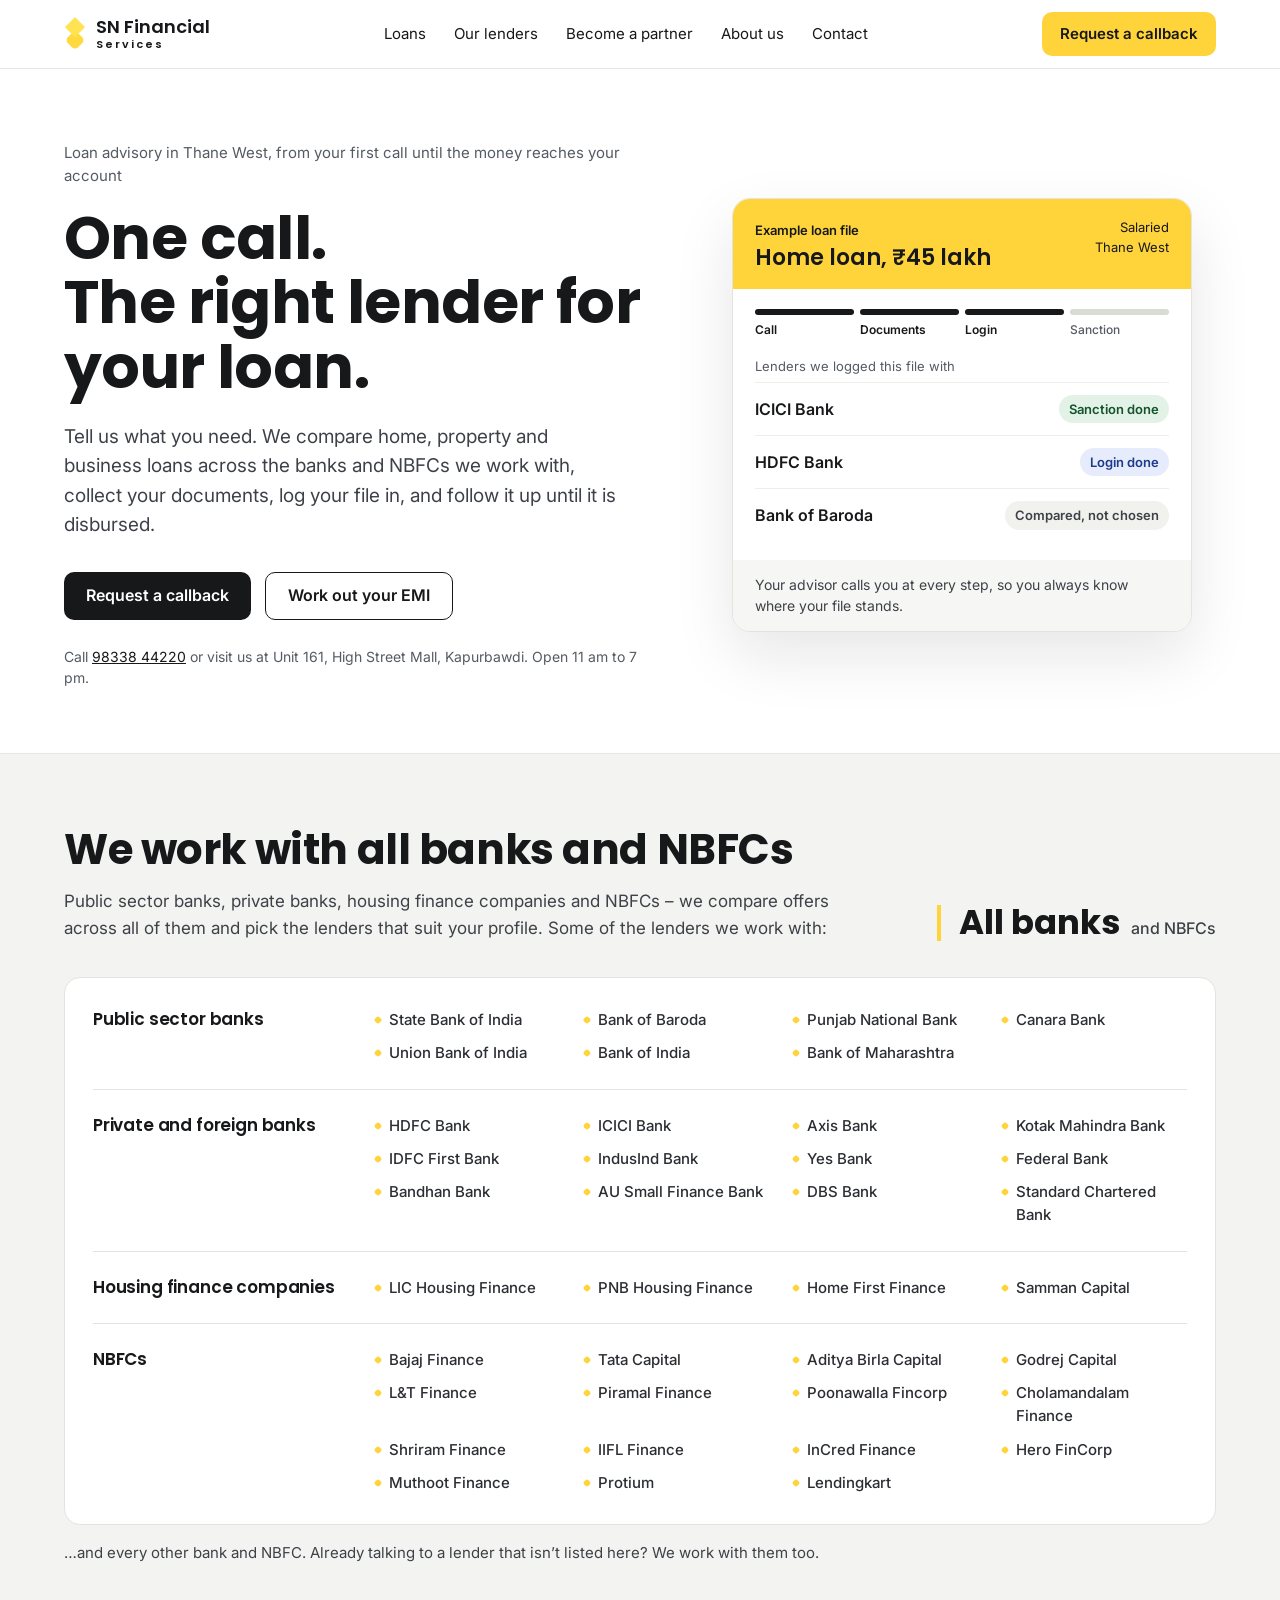
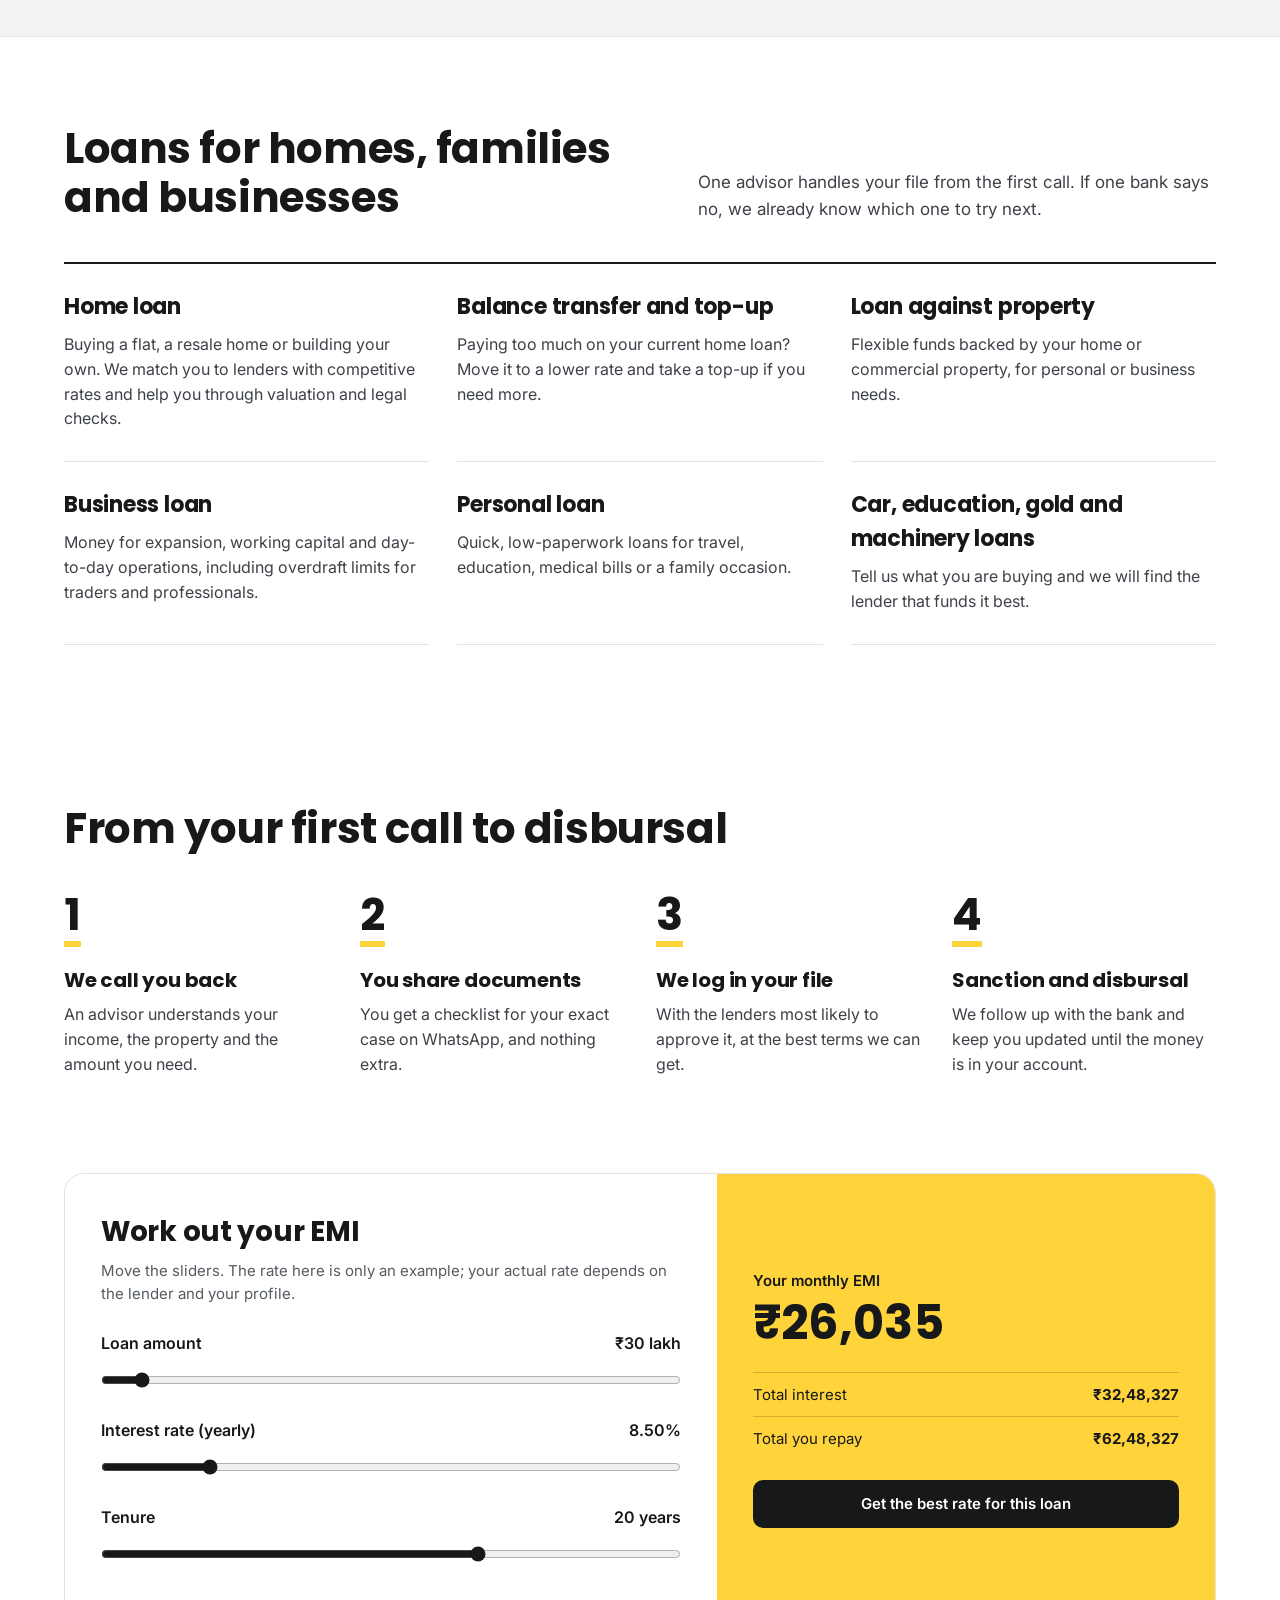
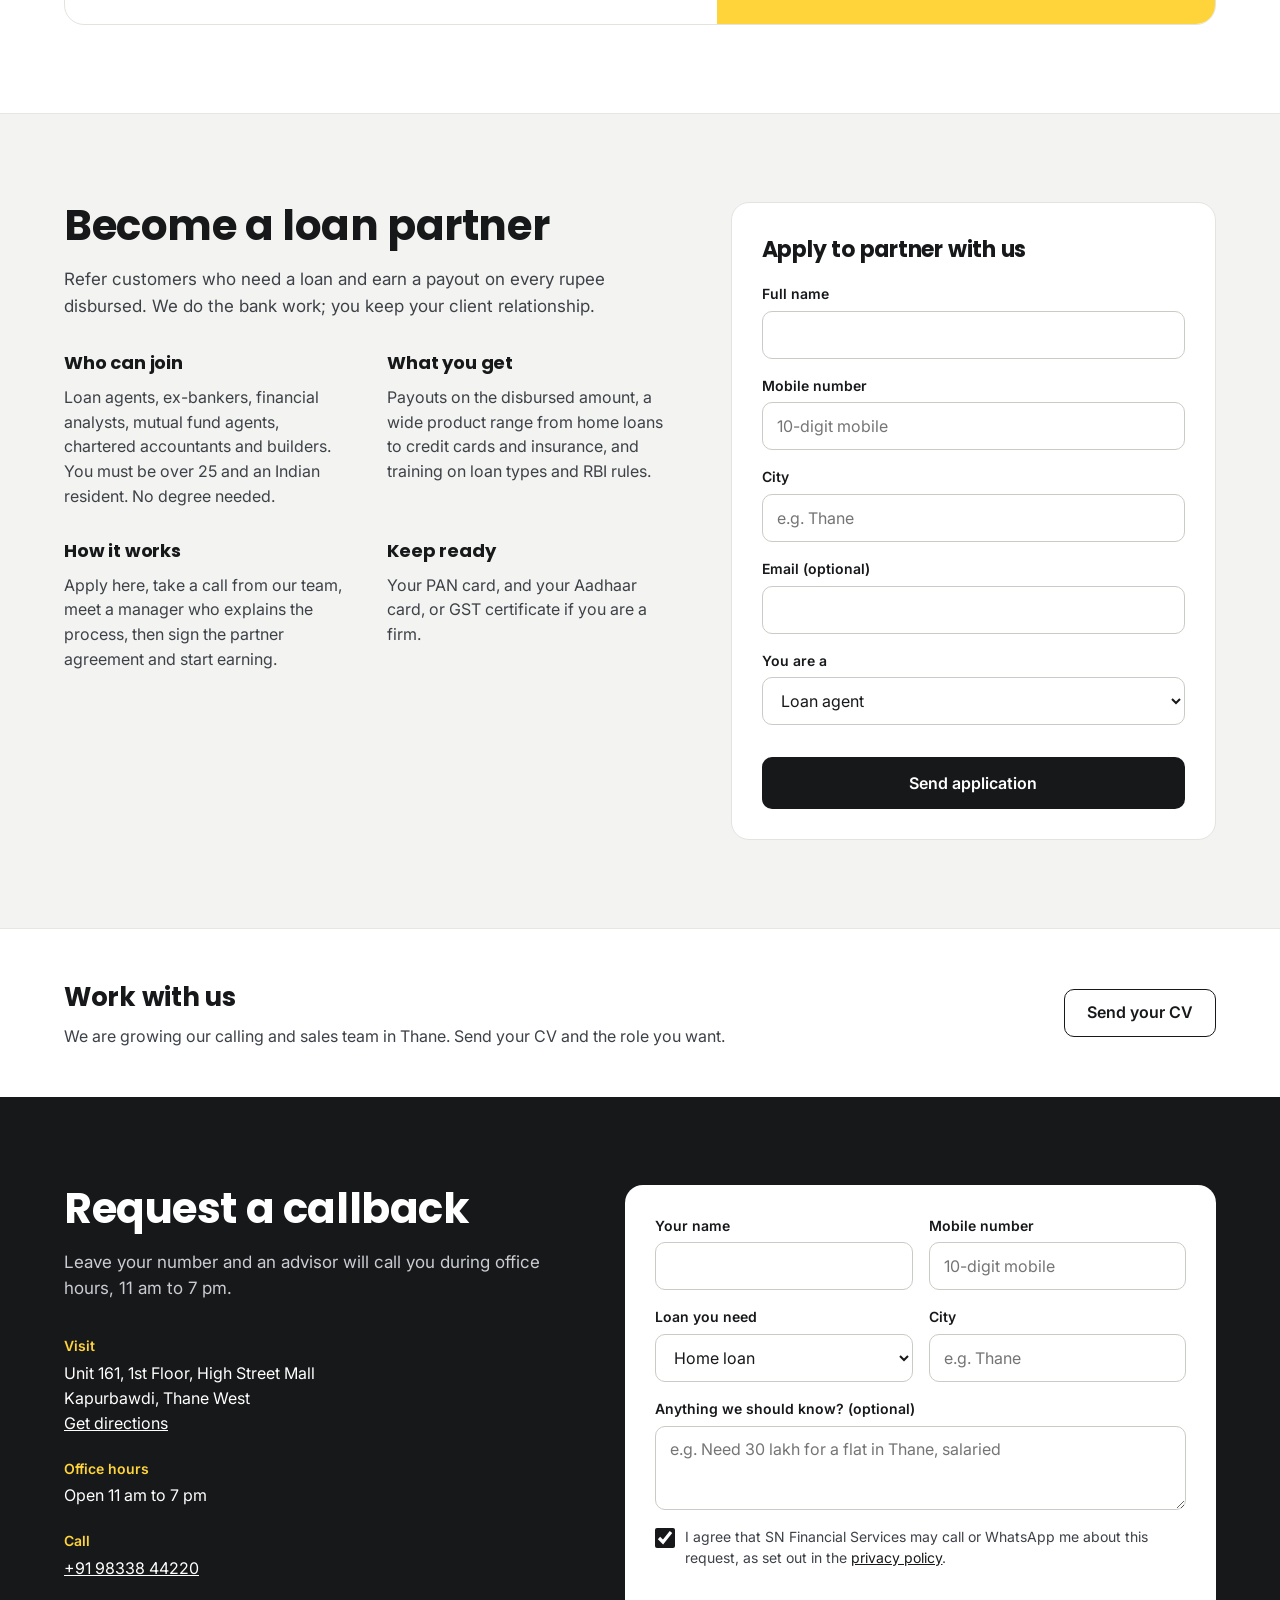
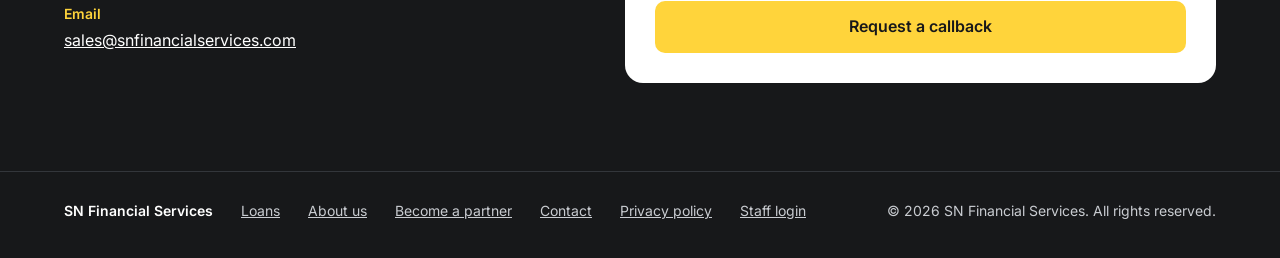
<file: hiring/index.html>
<!doctype html>
<html lang="en"><head><meta charset="utf-8"><title>SN Financial Services</title>
<meta name="robots" content="noindex">
<meta http-equiv="refresh" content="0; url=../#careers">
<script>location.replace("../#careers")</script>
</head><body style="font-family:system-ui,sans-serif;padding:40px">
<p>This page has moved. <a href="../#careers">Continue to SN Financial Services</a>.</p>
</body></html>
</file>
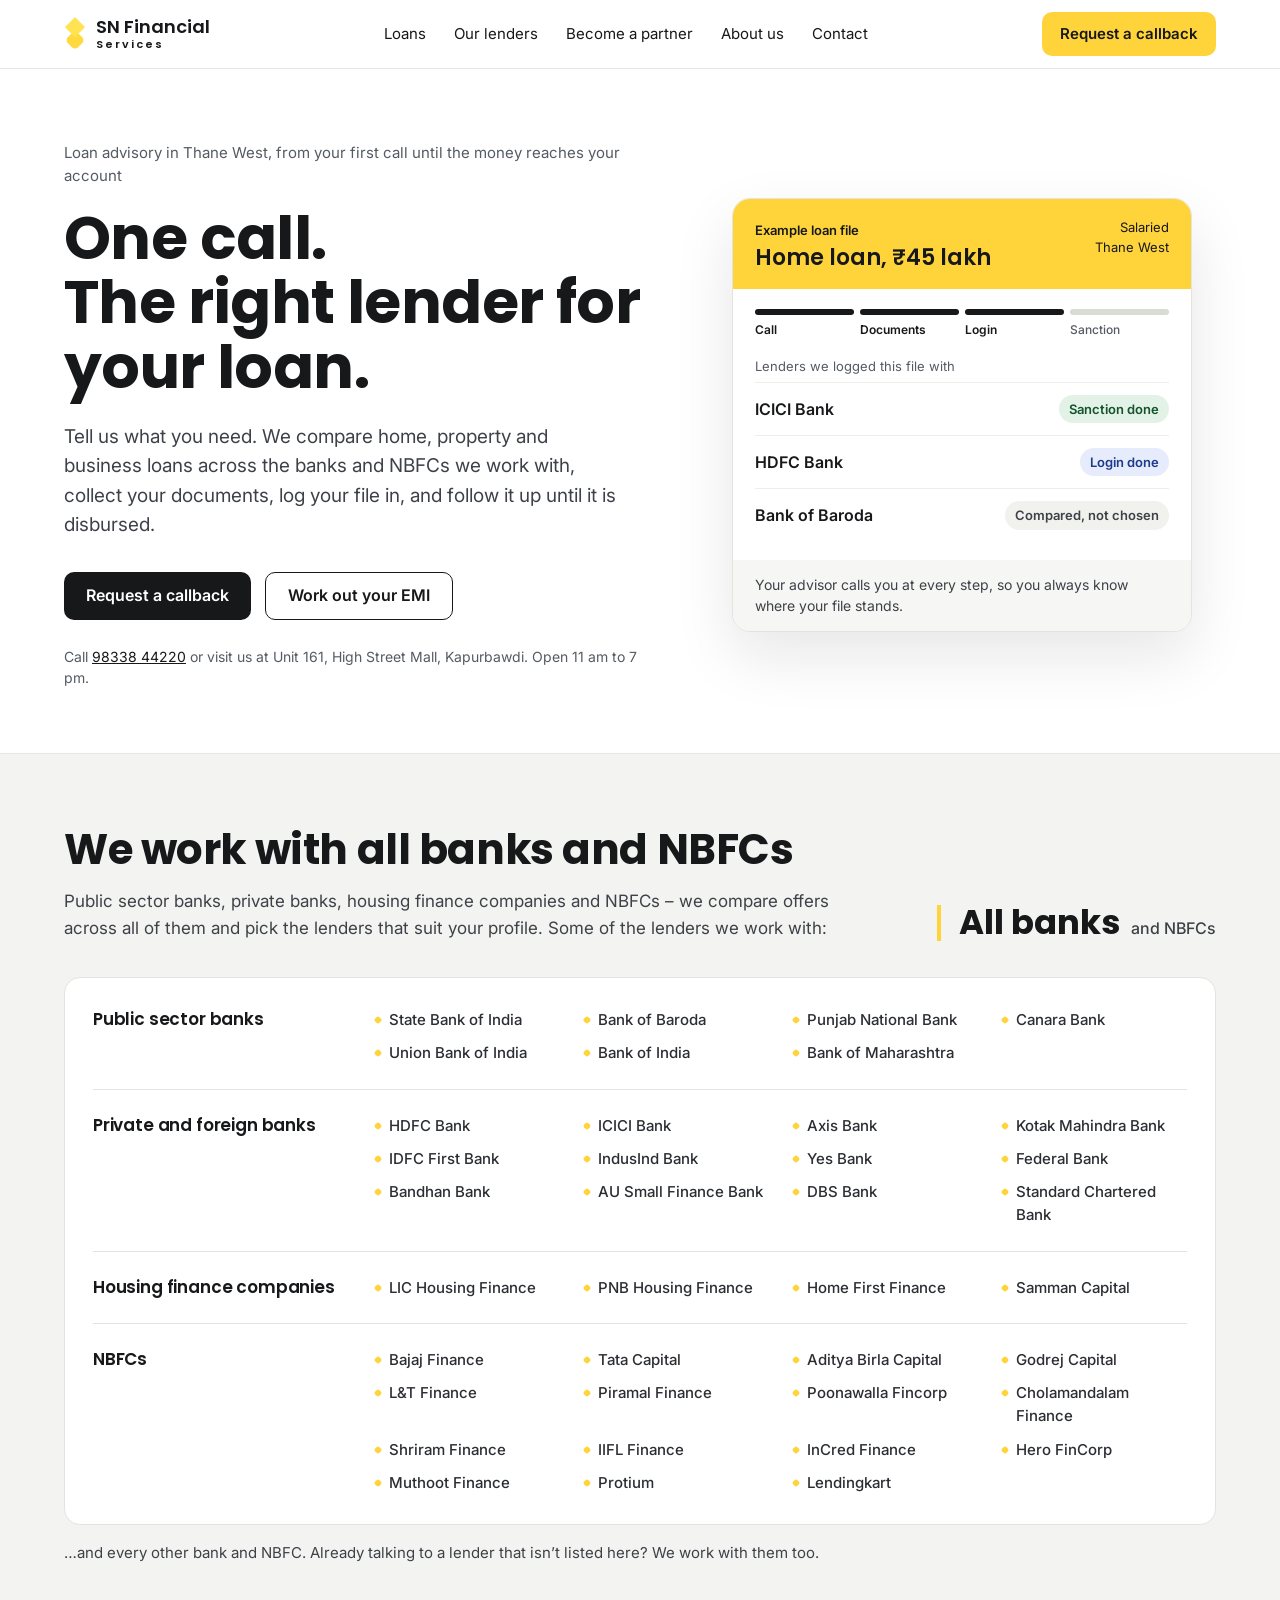
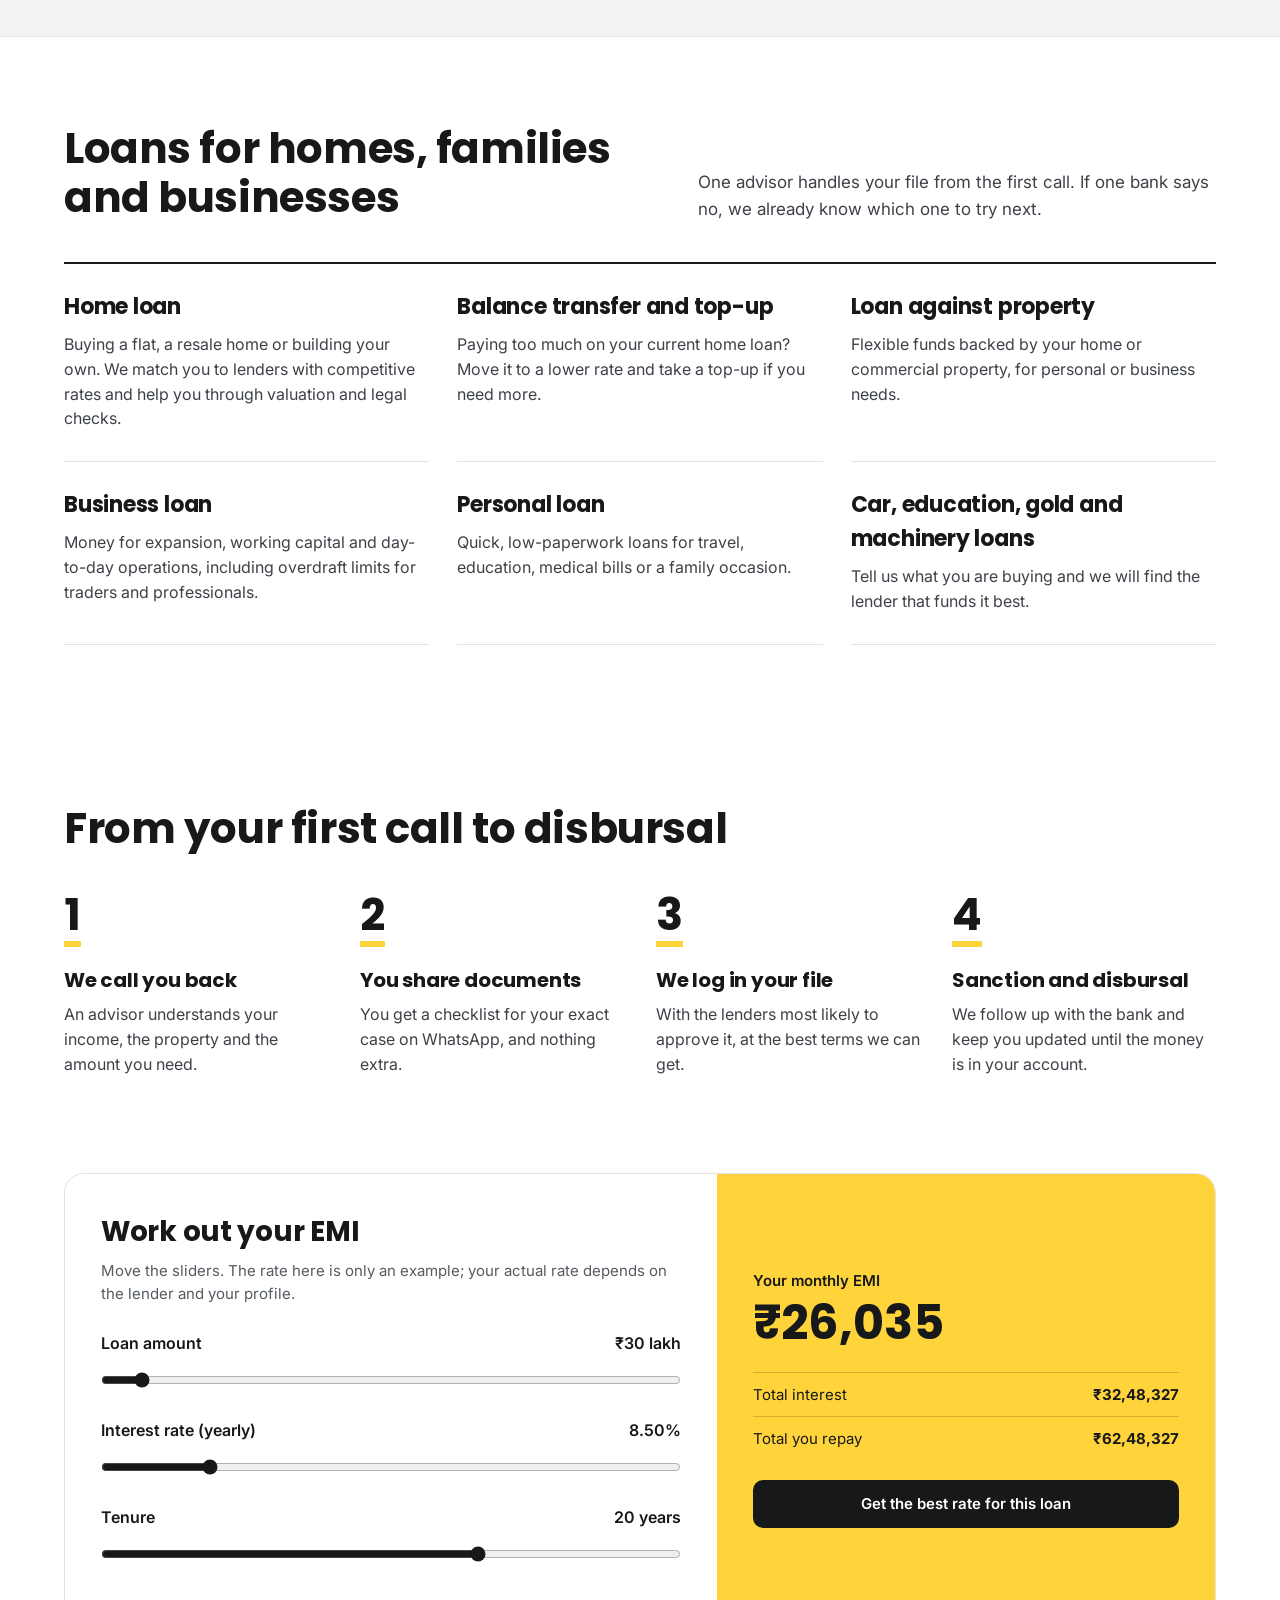
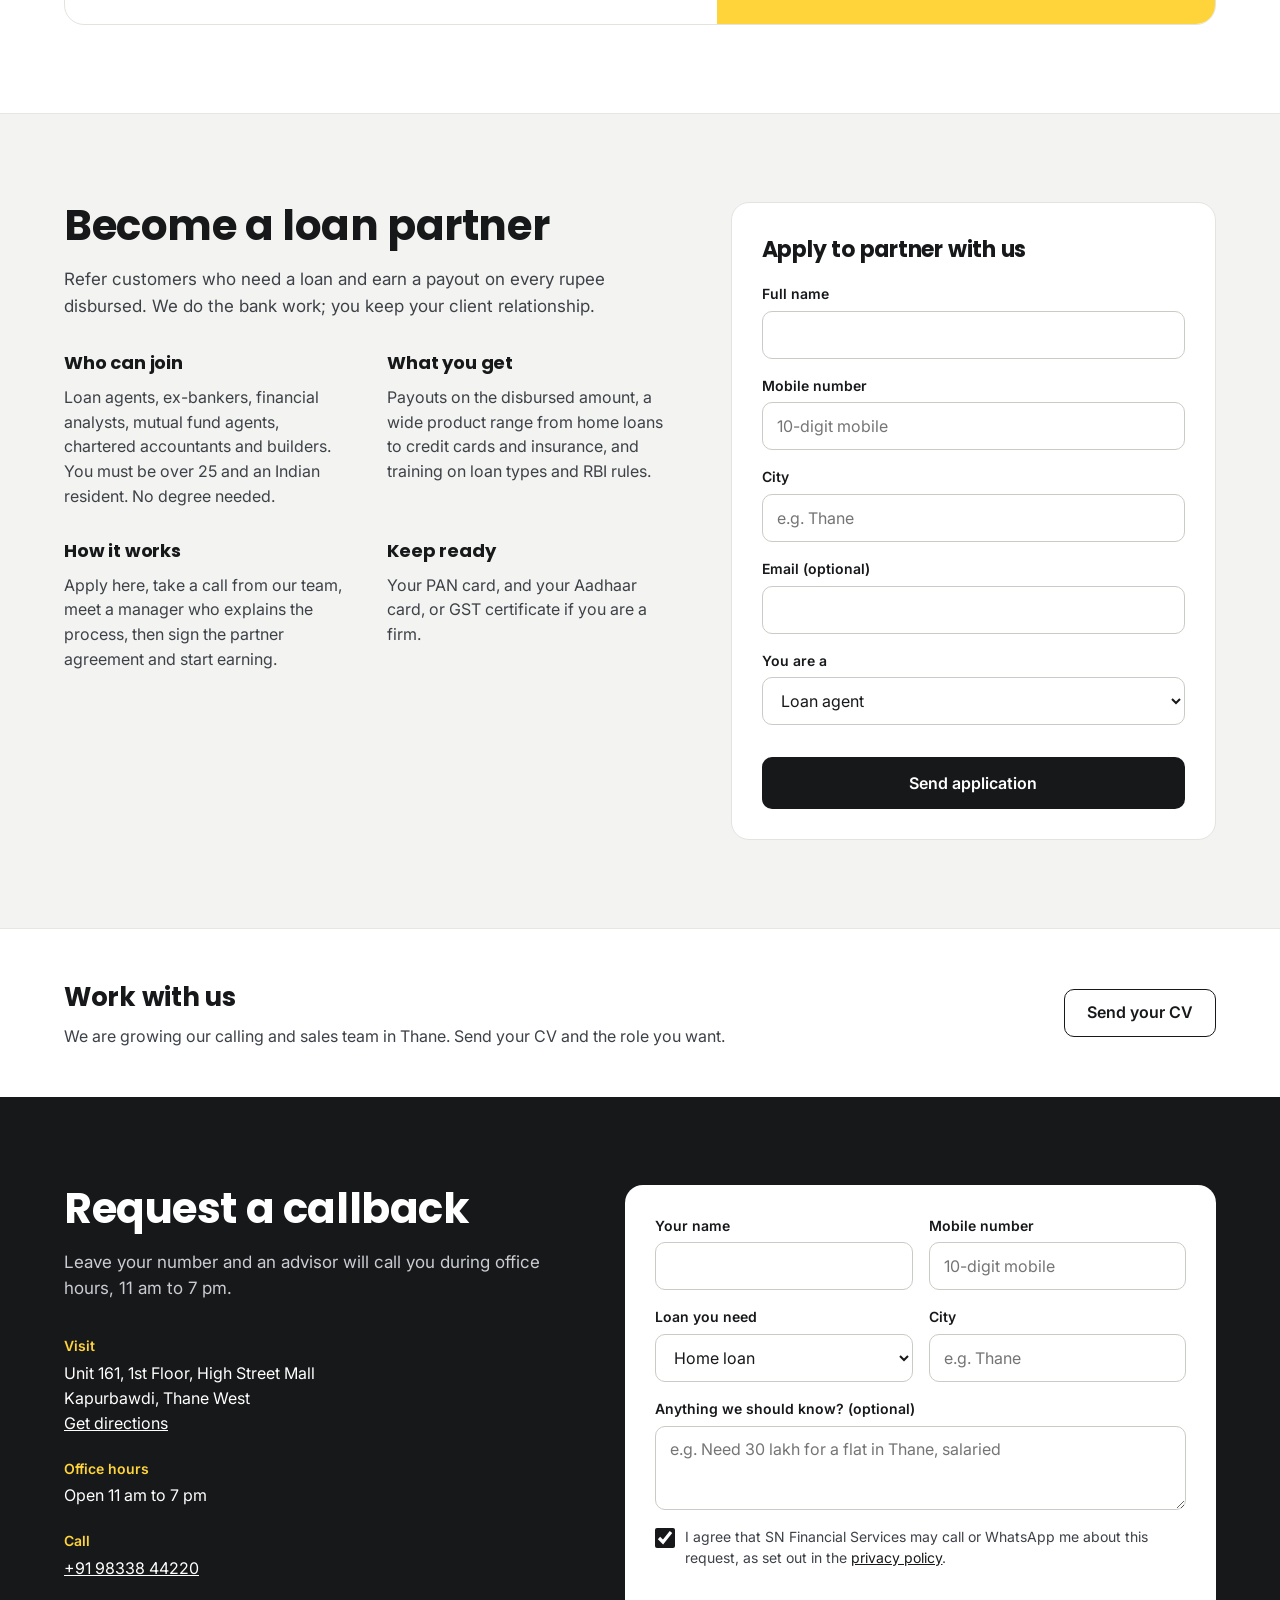
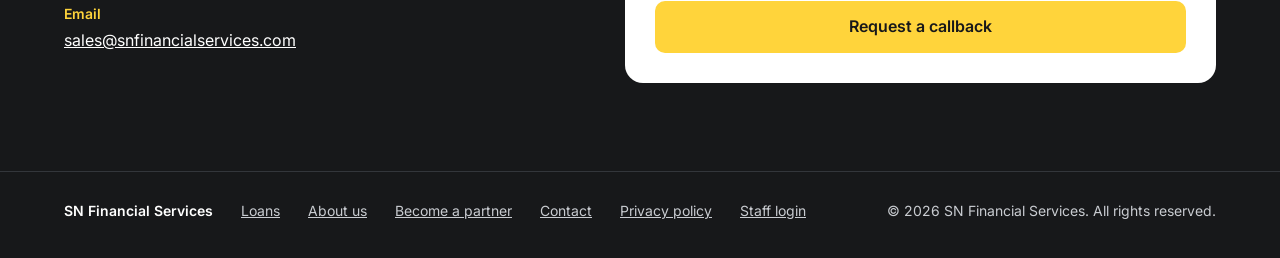
<file: our-services/index.html>
<!doctype html>
<html lang="en"><head><meta charset="utf-8"><title>SN Financial Services</title>
<meta name="robots" content="noindex">
<meta http-equiv="refresh" content="0; url=../#loans">
<script>location.replace("../#loans")</script>
</head><body style="font-family:system-ui,sans-serif;padding:40px">
<p>This page has moved. <a href="../#loans">Continue to SN Financial Services</a>.</p>
</body></html>
</file>
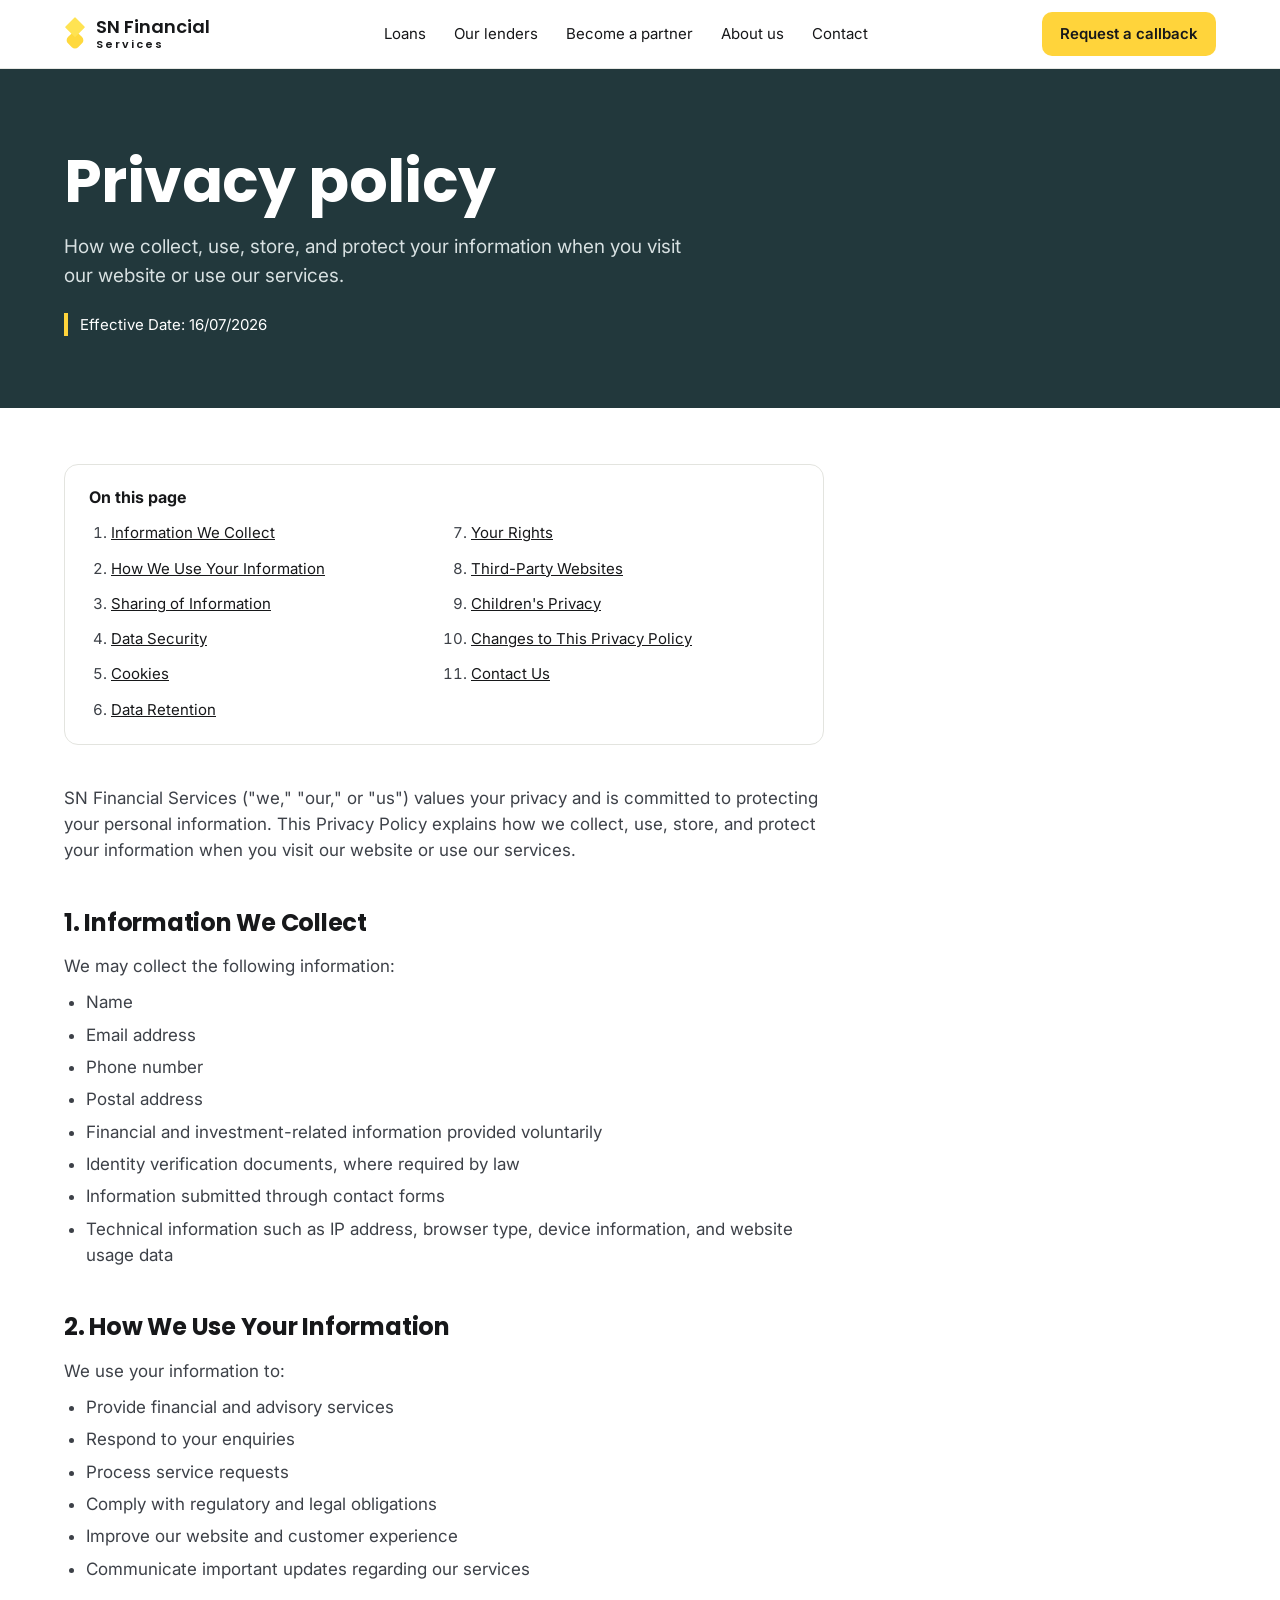
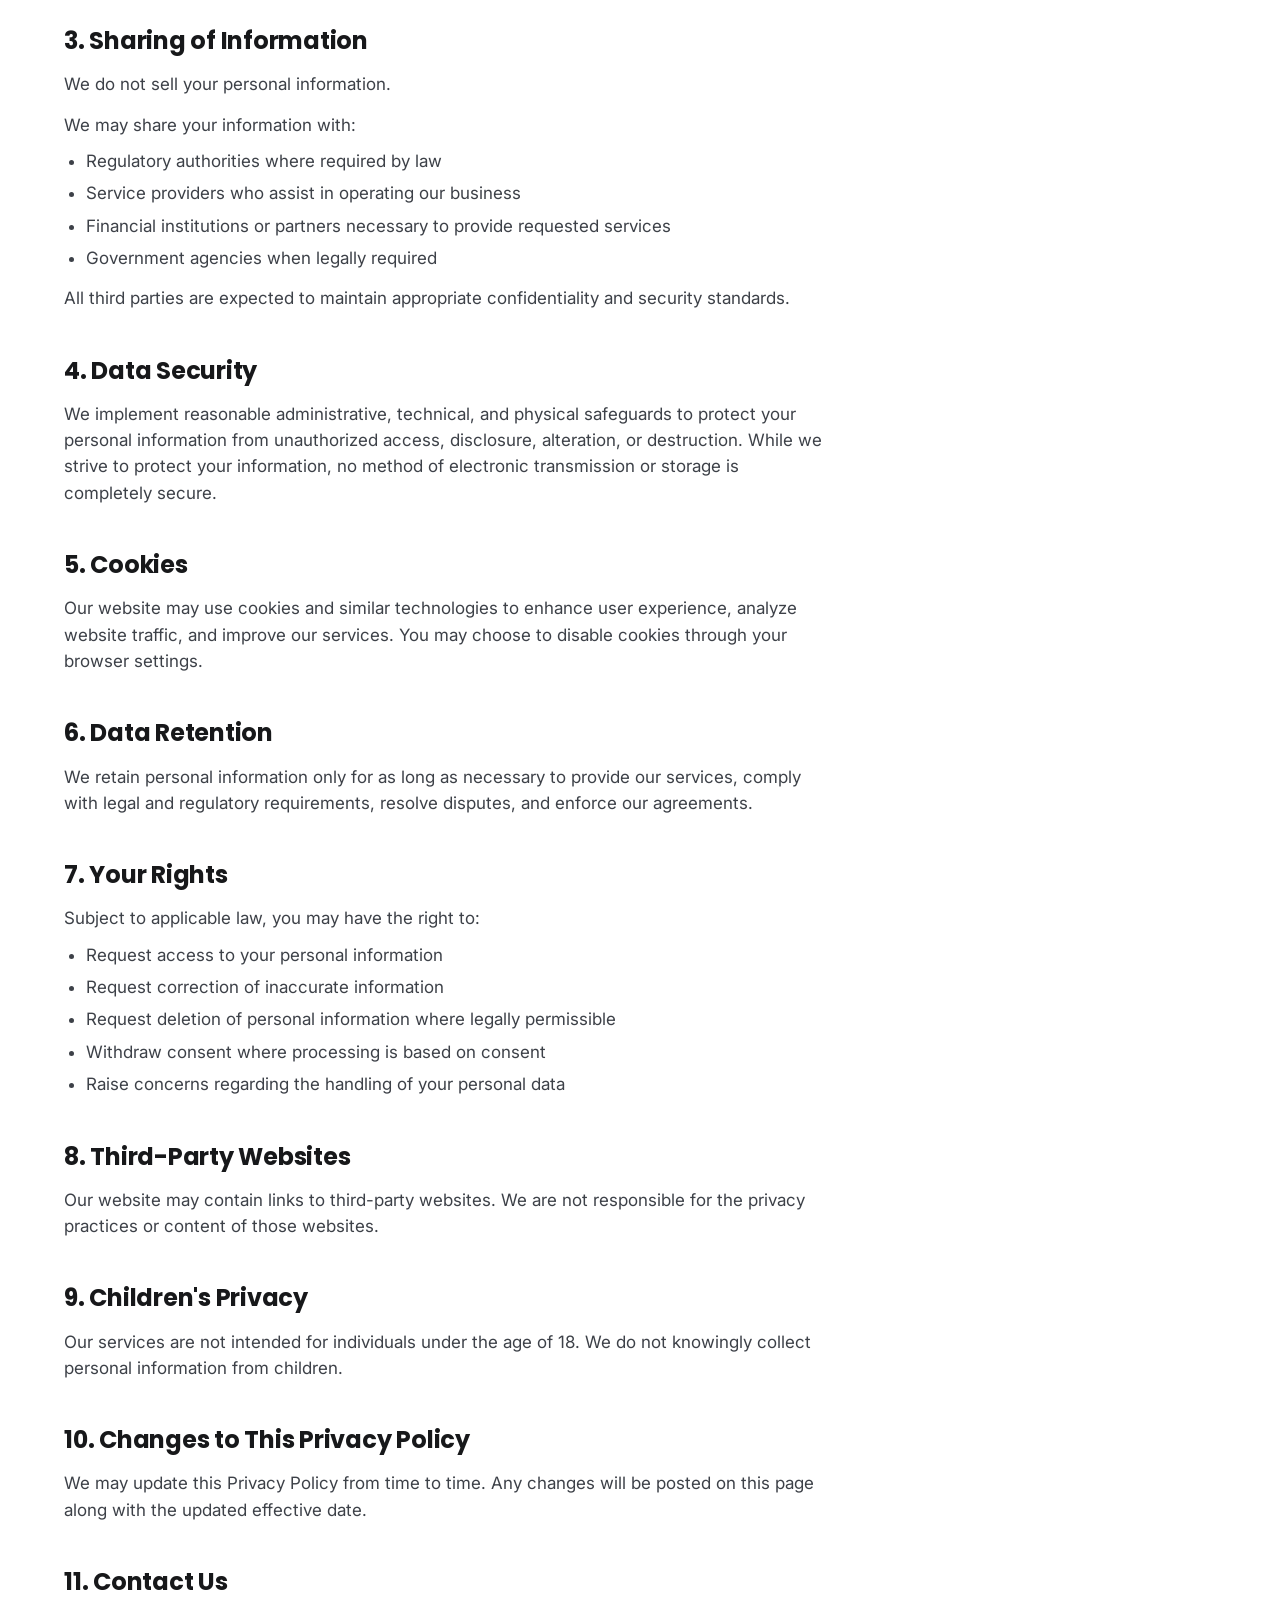
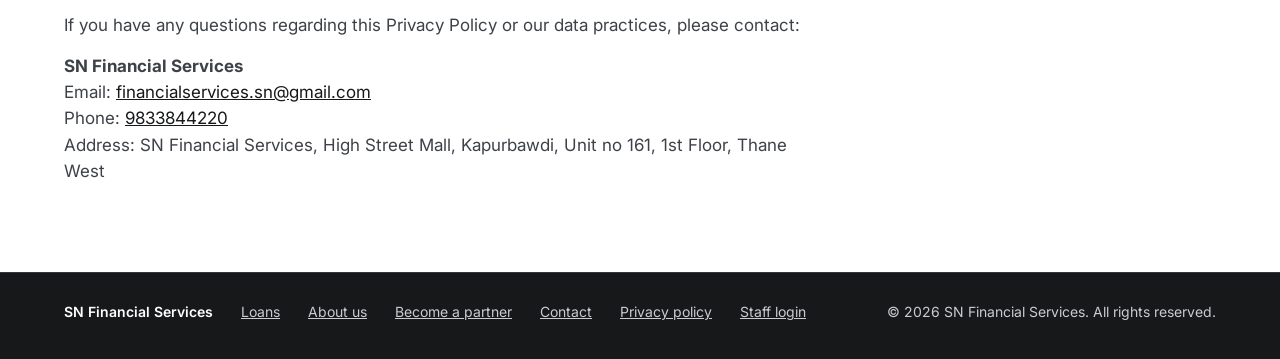
<file: privacy-policy/index.html>
<!doctype html>
<html lang="en"><head><meta charset="utf-8"><title>SN Financial Services</title>
<meta name="robots" content="noindex">
<meta http-equiv="refresh" content="0; url=../privacy.html">
<script>location.replace("../privacy.html")</script>
</head><body style="font-family:system-ui,sans-serif;padding:40px">
<p>This page has moved. <a href="../privacy.html">Continue to SN Financial Services</a>.</p>
</body></html>
</file>
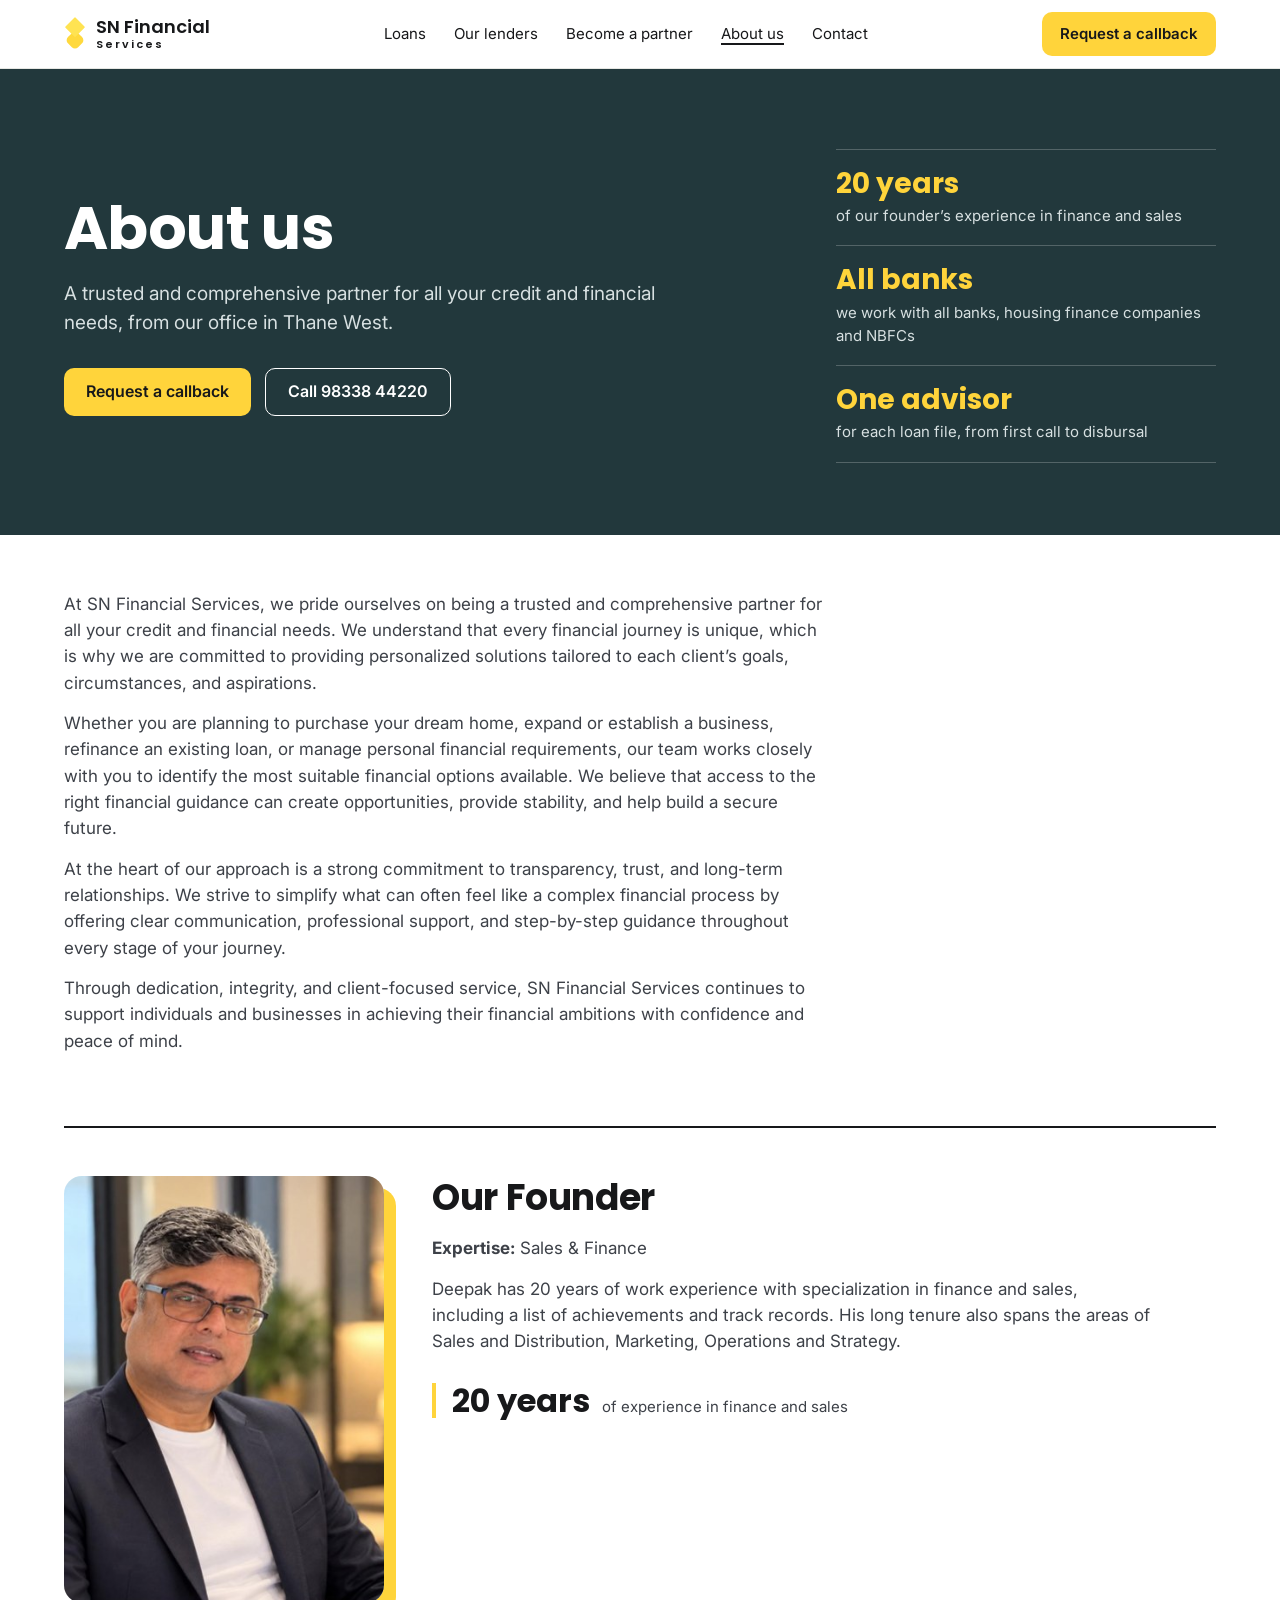
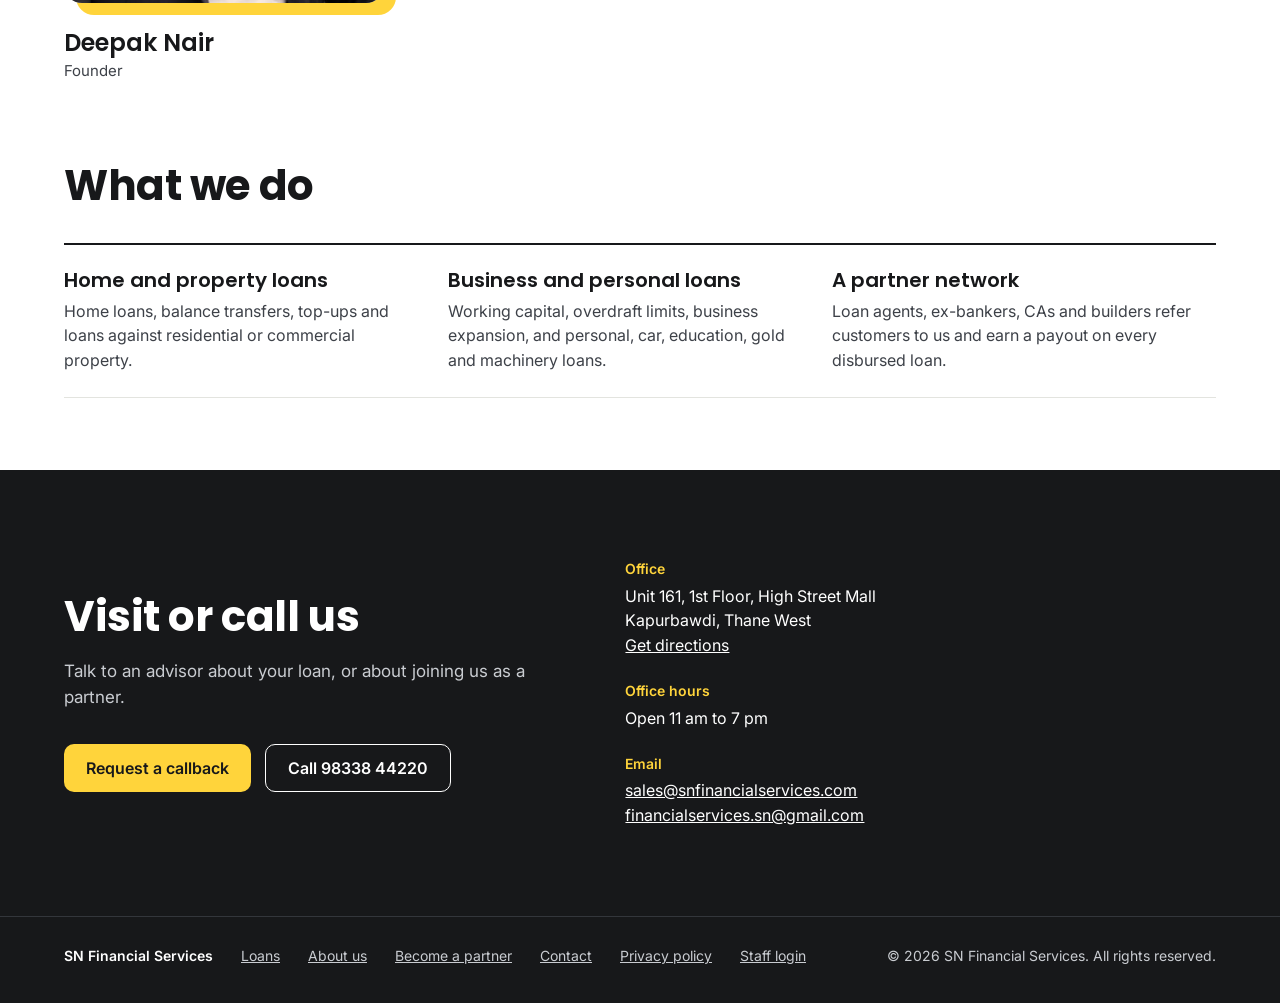
<file: about-us/f/who-we-are/index.html>
<!doctype html>
<html lang="en"><head><meta charset="utf-8"><title>SN Financial Services</title>
<meta name="robots" content="noindex">
<meta http-equiv="refresh" content="0; url=../../../about.html">
<script>location.replace("../../../about.html")</script>
</head><body style="font-family:system-ui,sans-serif;padding:40px">
<p>This page has moved. <a href="../../../about.html">Continue to SN Financial Services</a>.</p>
</body></html>
</file>
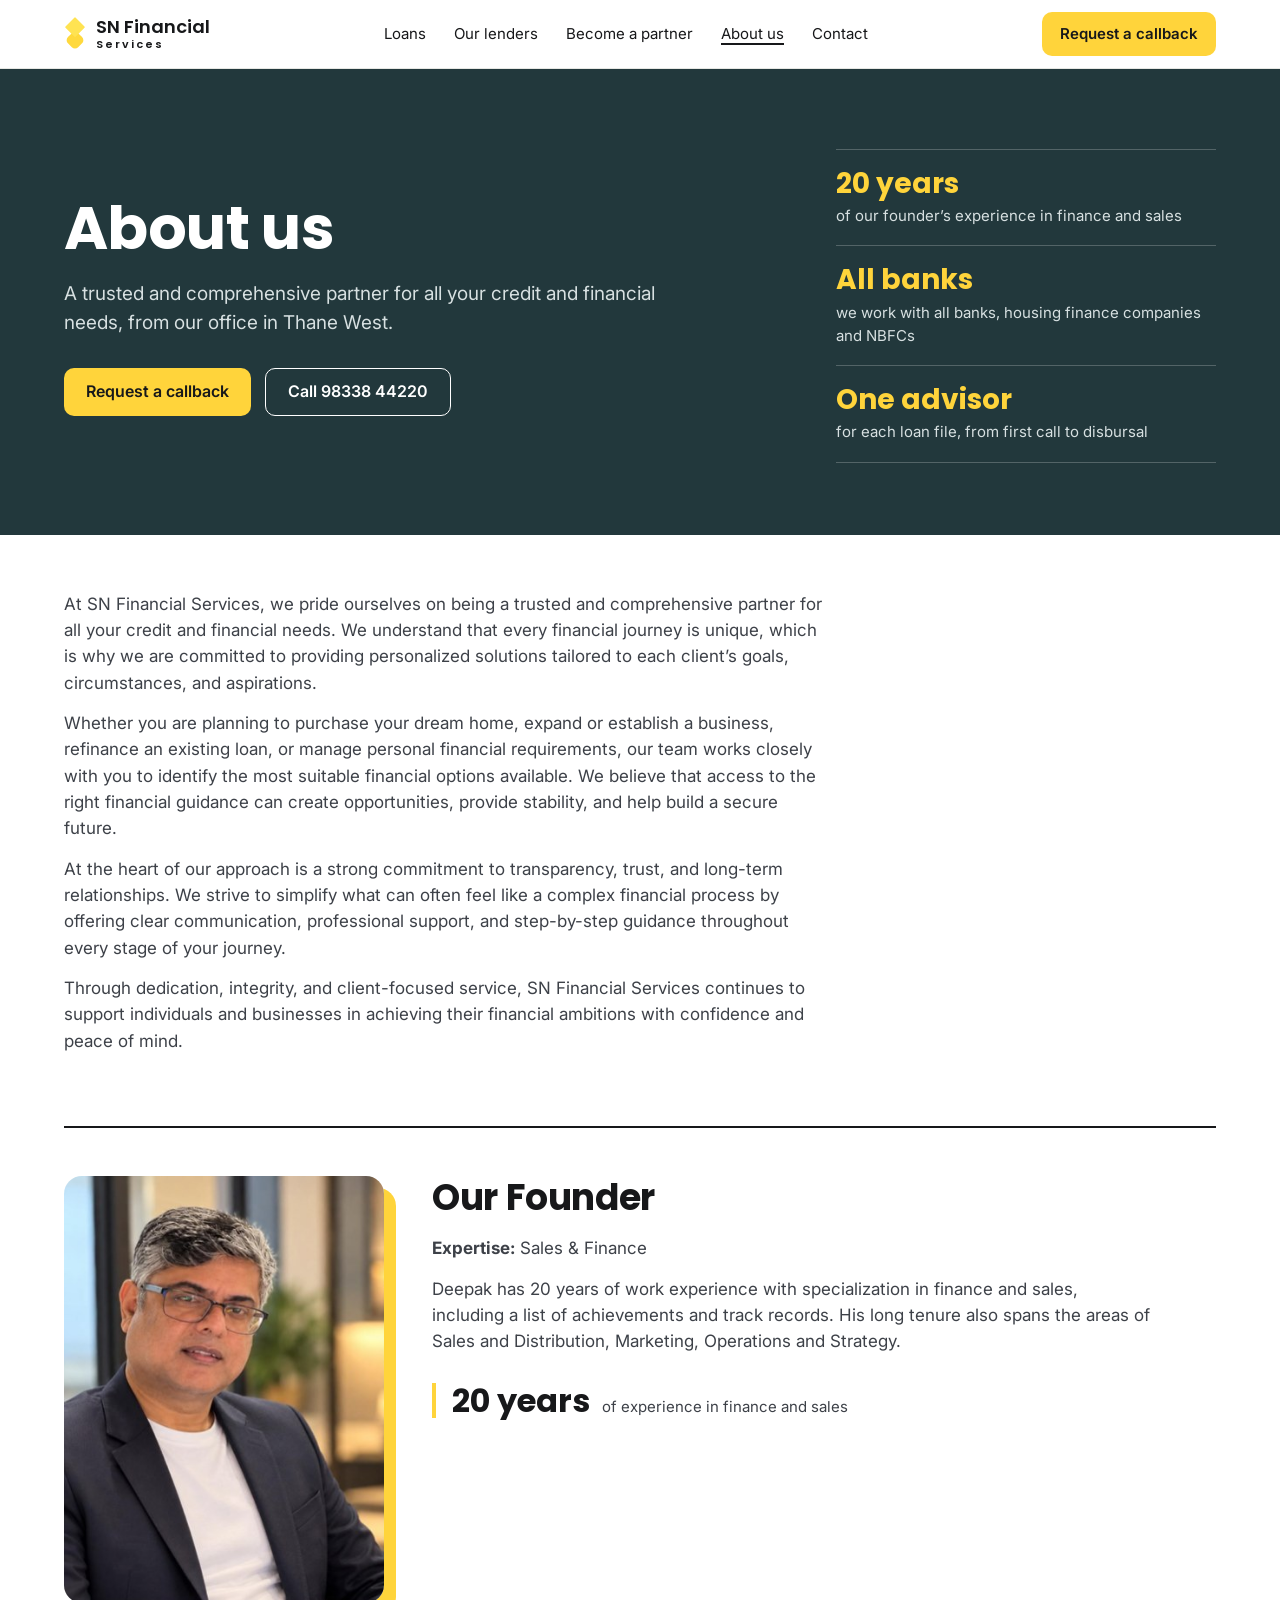
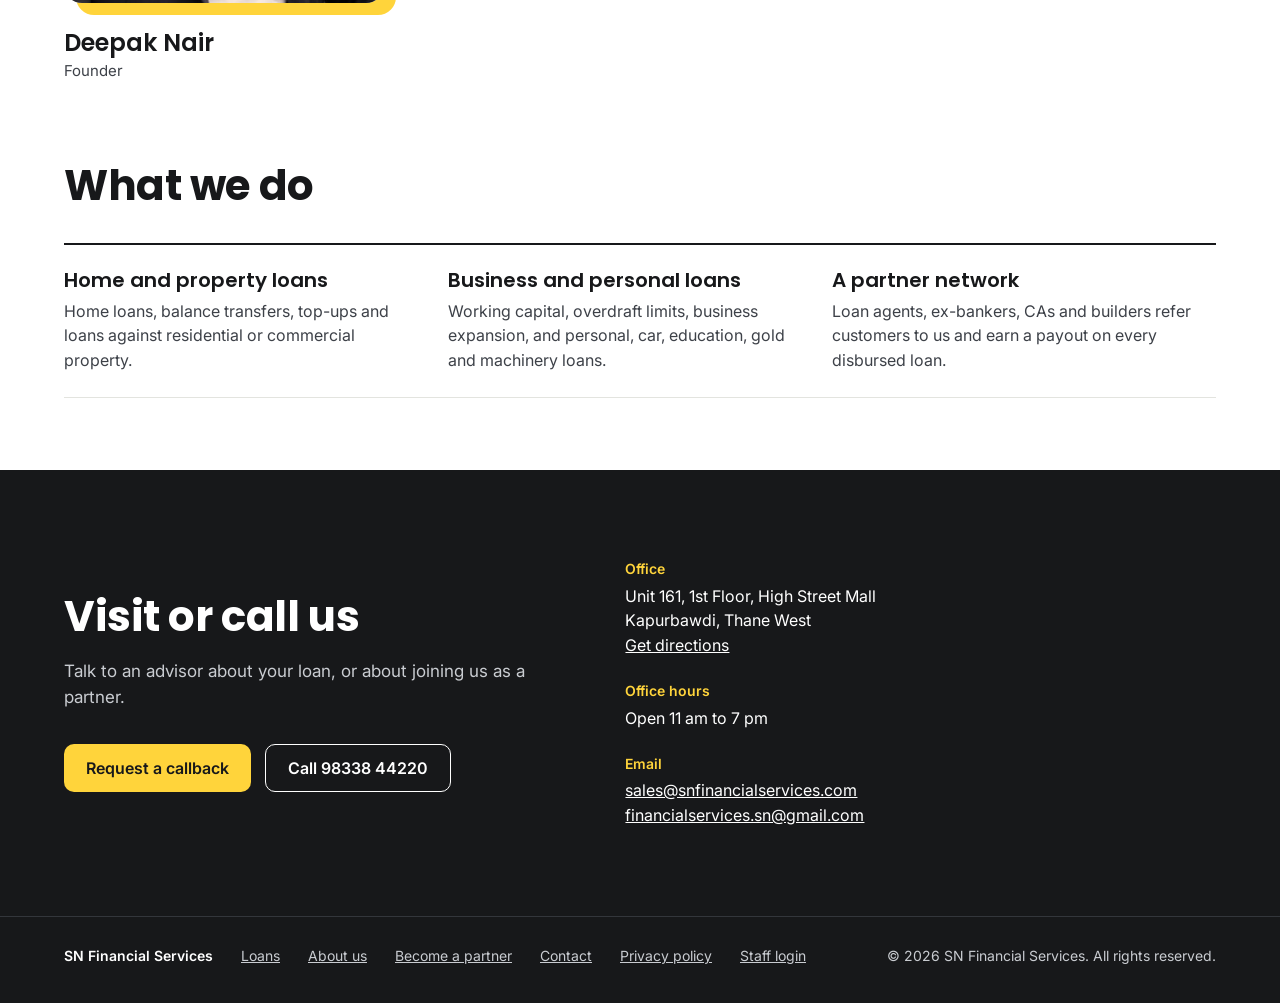
<file: about.html>
<!doctype html>
<html lang="en">
<head>
<meta charset="utf-8">
<meta name="viewport" content="width=device-width, initial-scale=1">
<title>About us – SN Financial Services</title>
<meta name="description" content="SN Financial Services is a loan advisory firm in Thane West. We match families, businesses and developers with the right bank or NBFC and follow each file until disbursal.">
<meta name="theme-color" content="#17181a">
<link rel="icon" href="data:image/svg+xml,%3Csvg xmlns='http://www.w3.org/2000/svg' viewBox='0 0 64 104'%3E%3Crect x='-21' y='-21' width='42' height='42' rx='13' transform='translate(32 70) rotate(45)' fill='%23FFD93D'/%3E%3Crect x='-21' y='-21' width='42' height='42' rx='3' transform='translate(32 32) rotate(45)' fill='%23FFE352'/%3E%3C/svg%3E">
<link rel="preconnect" href="https://fonts.googleapis.com">
<link rel="preconnect" href="https://fonts.gstatic.com" crossorigin>
<link href="https://fonts.googleapis.com/css2?family=Inter:wght@400;500;600&family=Poppins:wght@500;600;700&display=swap" rel="stylesheet">
<link rel="stylesheet" href="site.css?v=5">
</head>
<body>

<header class="top">
  <div class="wrap">
    <a class="brand" href="./" aria-label="SN Financial Services, home">
      <svg width="22" height="36" viewBox="0 0 64 104" aria-hidden="true"><rect x="-21" y="-21" width="42" height="42" rx="13" transform="translate(32 70) rotate(45)" fill="#FFD93D"/><rect x="-21" y="-21" width="42" height="42" rx="3" transform="translate(32 32) rotate(45)" fill="#FFE352"/></svg>
      <span><b>SN Financial</b><small>Services</small></span>
    </a>
    <nav class="nav" aria-label="Main">
      <a href="./#loans">Loans</a><a href="./#lenders">Our lenders</a><a href="./#partner">Become a partner</a><a href="about.html" aria-current="page">About us</a><a href="./#contact">Contact</a>
    </nav>
    <a class="btn y" href="./#contact">Request a callback</a>
    <button class="menuBtn" id="menuBtn" type="button" aria-expanded="false" aria-controls="drawer" aria-label="Open menu">
      <svg width="22" height="22" viewBox="0 0 24 24" fill="none" stroke="#17181a" stroke-width="2" stroke-linecap="round" aria-hidden="true"><path d="M4 7h16M4 12h16M4 17h16"/></svg>
    </button>
  </div>
  <nav class="drawer" id="drawer" aria-label="Menu">
    <a href="./#loans">Loans</a><a href="./#lenders">Our lenders</a><a href="./#emi">EMI calculator</a><a href="./#partner">Become a partner</a><a href="about.html">About us</a><a href="./#contact">Contact</a>
  </nav>
</header>

<main>
<section class="pageHead">
  <div class="wrap">
    <div class="phText">
      <h1>About us</h1>
      <p>A trusted and comprehensive partner for all your credit and financial needs, from our office in Thane West.</p>
      <div class="ctas"><a class="btn y" href="./#contact">Request a callback</a><a class="btn ow" href="tel:+919833844220">Call 98338 44220</a></div>
    </div>
    <ul class="phFacts">
      <li><b>20 years</b><span>of our founder’s experience in finance and sales</span></li>
      <li><b>All banks</b><span>we work with all banks, housing finance companies and NBFCs</span></li>
      <li><b>One advisor</b><span>for each loan file, from first call to disbursal</span></li>
    </ul>
  </div>
</section>

<section>
  <div class="wrap">
    <div class="prose" style="padding-bottom:24px">
      <p>At SN Financial Services, we pride ourselves on being a trusted and comprehensive partner for all your credit and financial needs. We understand that every financial journey is unique, which is why we are committed to providing personalized solutions tailored to each client’s goals, circumstances, and aspirations.</p>
      <p>Whether you are planning to purchase your dream home, expand or establish a business, refinance an existing loan, or manage personal financial requirements, our team works closely with you to identify the most suitable financial options available. We believe that access to the right financial guidance can create opportunities, provide stability, and help build a secure future.</p>
      <p>At the heart of our approach is a strong commitment to transparency, trust, and long-term relationships. We strive to simplify what can often feel like a complex financial process by offering clear communication, professional support, and step-by-step guidance throughout every stage of your journey.</p>
      <p>Through dedication, integrity, and client-focused service, SN Financial Services continues to support individuals and businesses in achieving their financial ambitions with confidence and peace of mind.</p>
    </div>
  </div>
</section>

<section>
  <div class="wrap" style="padding-top:48px;padding-bottom:80px">
    <div class="founder">
      <figure class="fphoto">
        <img src="img/deepak-nair.jpg" width="369" height="492" alt="Deepak Nair, Founder of SN Financial Services">
        <figcaption><b>Deepak Nair</b><span>Founder</span></figcaption>
      </figure>
      <div class="ftext">
        <h2>Our Founder</h2>
        <p class="fexp"><b>Expertise:</b> Sales &amp; Finance</p>
        <p>Deepak has 20 years of work experience with specialization in finance and sales, including a list of achievements and track records. His long tenure also spans the areas of Sales and Distribution, Marketing, Operations and Strategy.</p>
        <div class="fyrs2"><b>20 years</b><span>of experience in finance and sales</span></div>
      </div>
    </div>
  </div>
</section>

<section style="padding-bottom:72px">
  <div class="wrap">
    <h2 class="h2" style="margin-bottom:32px">What we do</h2>
    <div class="facts">
      <div><b>Home and property loans</b><p>Home loans, balance transfers, top-ups and loans against residential or commercial property.</p></div>
      <div><b>Business and personal loans</b><p>Working capital, overdraft limits, business expansion, and personal, car, education, gold and machinery loans.</p></div>
      <div><b>A partner network</b><p>Loan agents, ex-bankers, CAs and builders refer customers to us and earn a payout on every disbursed loan.</p></div>
    </div>
  </div>
</section>

<section class="contact">
  <div class="wrap" style="align-items:center">
    <div class="l">
      <h2 class="h2">Visit or call us</h2>
      <p class="lead">Talk to an advisor about your loan, or about joining us as a partner.</p>
      <div class="ctas" style="margin-top:0"><a class="btn y" href="./#contact">Request a callback</a><a class="btn o" style="border-color:#fff;color:#fff" href="tel:+919833844220">Call 98338 44220</a></div>
    </div>
    <div class="r">
      <div class="info">
        <div><div class="k">Office</div><div class="v">Unit 161, 1st Floor, High Street Mall<br>Kapurbawdi, Thane West</div><a href="https://www.google.com/maps/search/?api=1&amp;query=High+Street+Mall+Kapurbawdi+Thane+West" target="_blank" rel="noopener">Get directions</a></div>
        <div><div class="k">Office hours</div><div class="v">Open 11 am to 7 pm</div></div>
        <div><div class="k">Email</div><div class="v"><a href="mailto:sales@snfinancialservices.com">sales@snfinancialservices.com</a><br><a href="mailto:financialservices.sn@gmail.com">financialservices.sn@gmail.com</a></div></div>
      </div>
    </div>
  </div>
</section>
</main>

<footer>
  <div class="wrap">
    <span class="nm">SN Financial Services</span>
    <a href="./#loans">Loans</a><a href="about.html">About us</a><a href="./#partner">Become a partner</a><a href="./#contact">Contact</a><a href="privacy.html">Privacy policy</a><a href="crm/">Staff login</a>
    <span class="cp">© <span id="yr"></span> SN Financial Services. All rights reserved.</span>
  </div>
</footer>

<div class="mbar"><a class="btn o" href="tel:+919833844220">Call us</a><a class="btn y" href="./#contact">Get a callback</a></div>
<script>
const mb=document.getElementById("menuBtn"),dr=document.getElementById("drawer");
mb.addEventListener("click",()=>{const o=dr.classList.toggle("open");mb.setAttribute("aria-expanded",o);mb.setAttribute("aria-label",o?"Close menu":"Open menu")});
document.getElementById("yr").textContent=new Date().getFullYear();
</script>
</body>
</html>
</file>
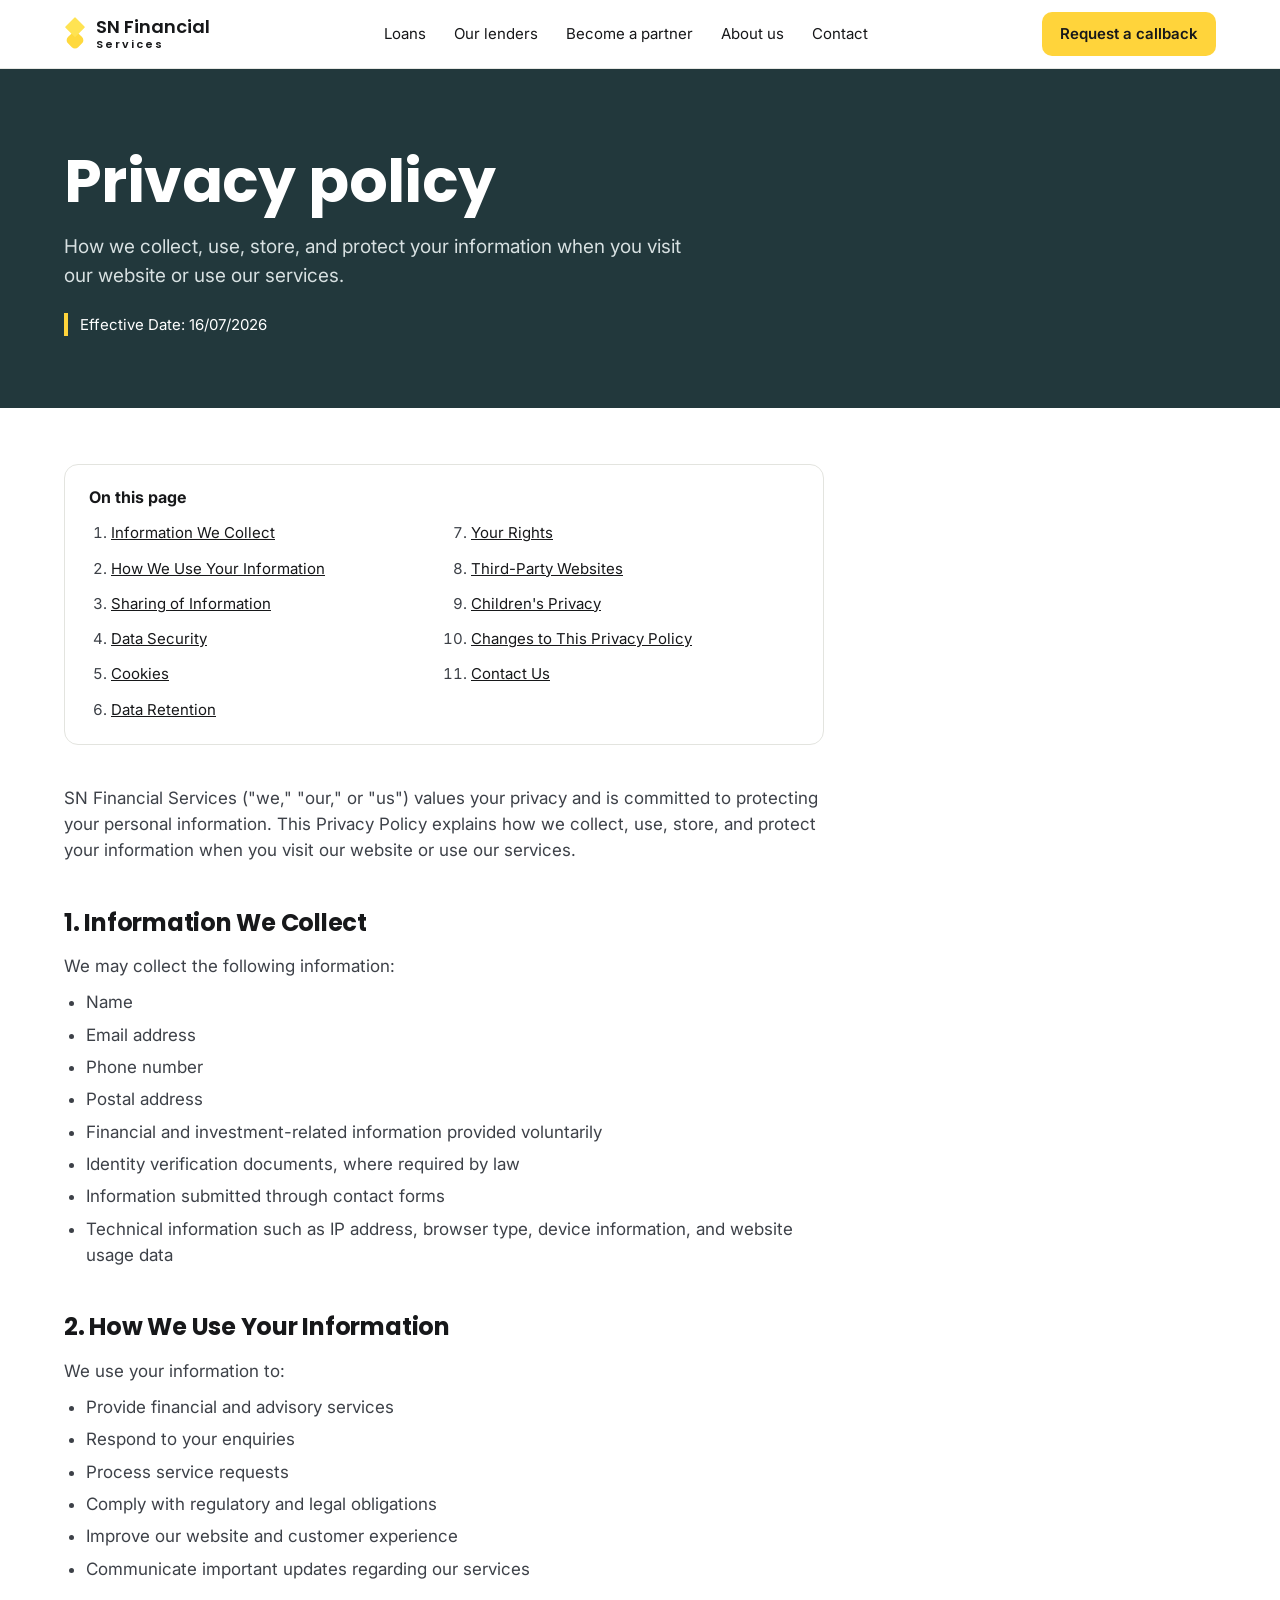
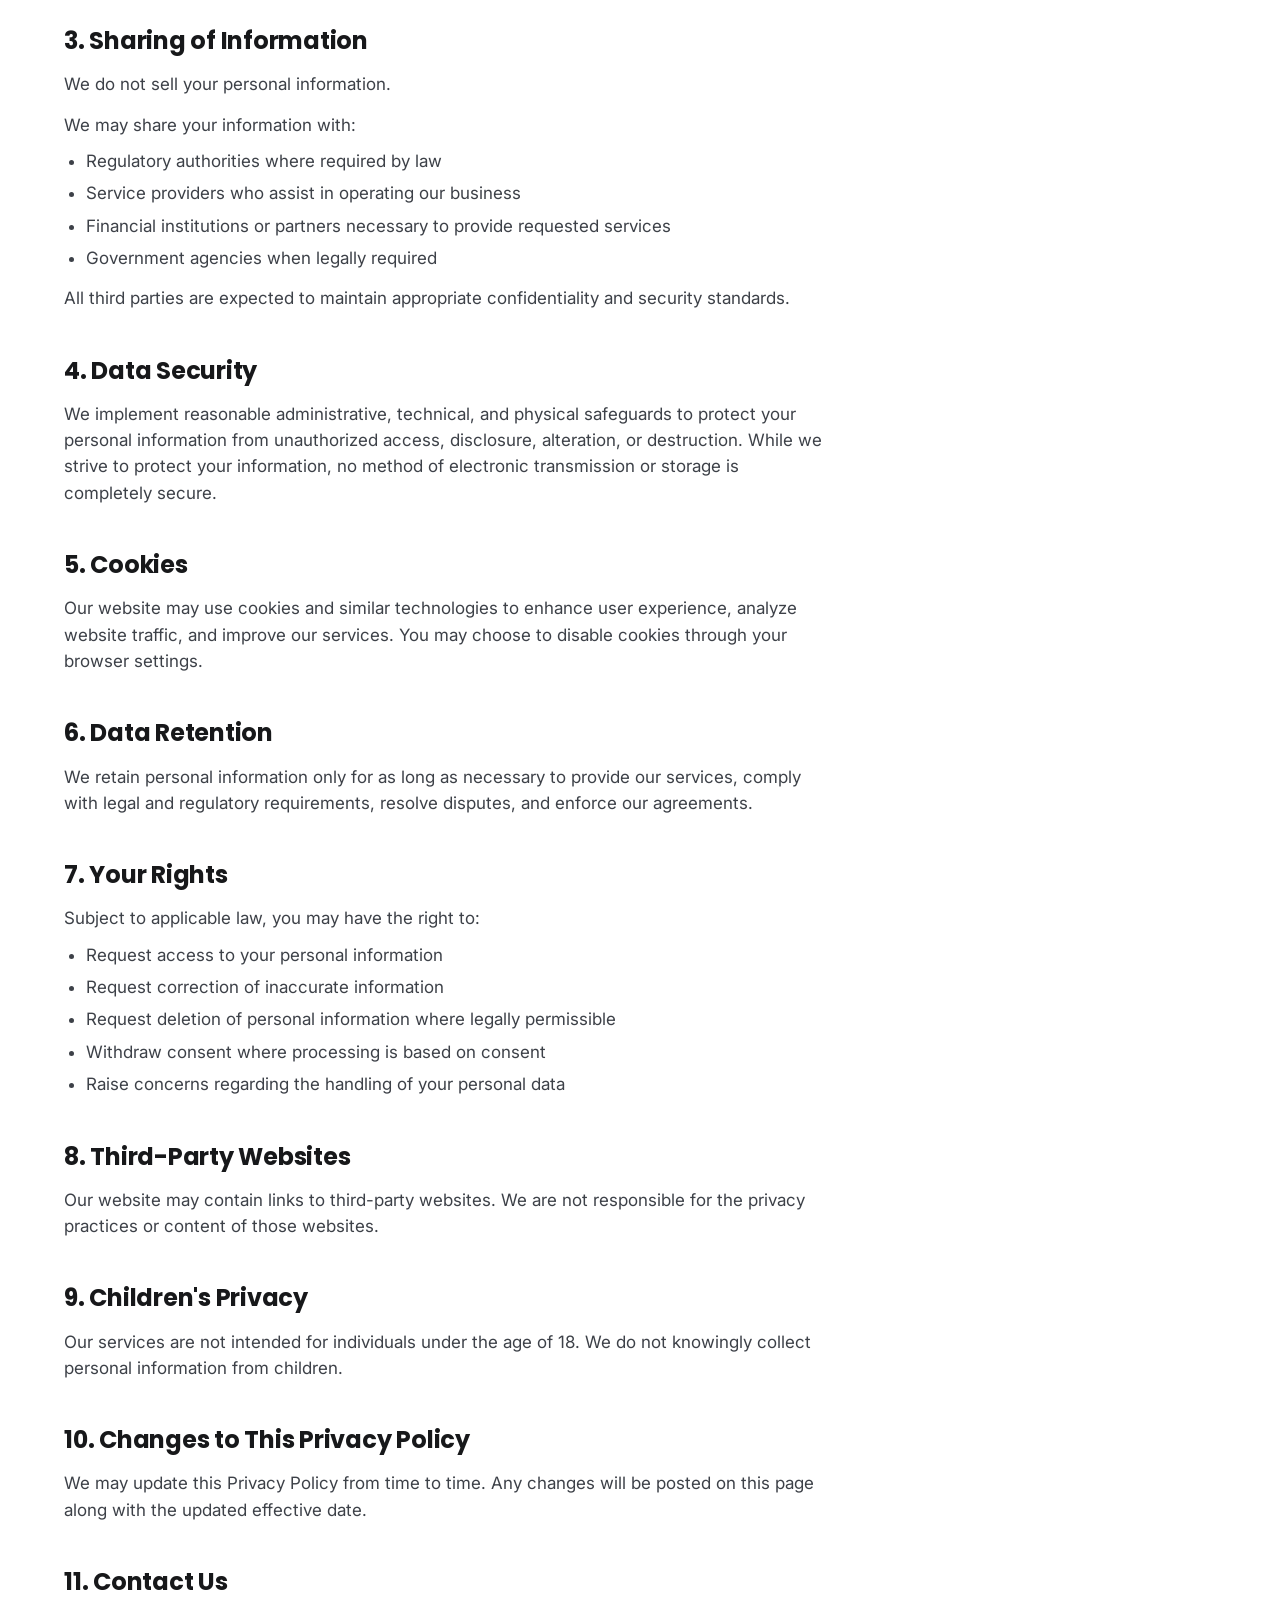
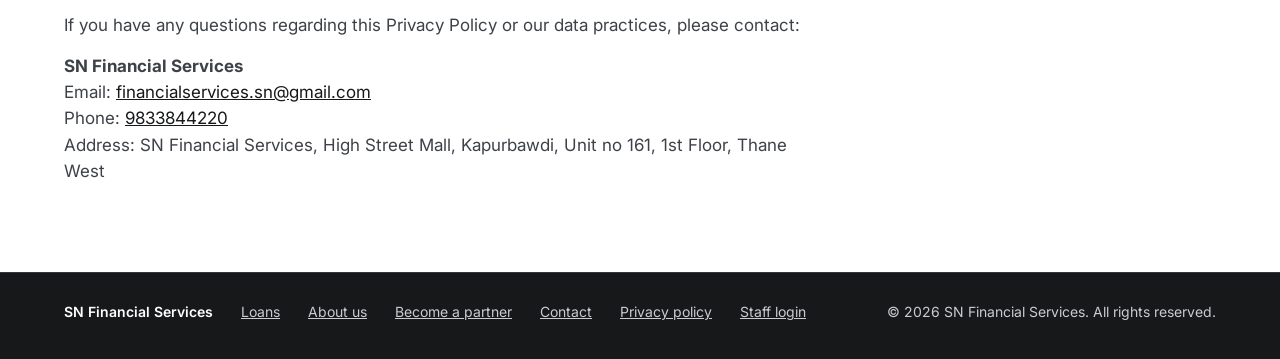
<file: privacy.html>
<!doctype html>
<html lang="en">
<head>
<meta charset="utf-8">
<meta name="viewport" content="width=device-width, initial-scale=1">
<title>Privacy policy – SN Financial Services</title>
<meta name="description" content="How SN Financial Services collects, uses and protects your personal information.">
<meta name="theme-color" content="#17181a">
<link rel="icon" href="data:image/svg+xml,%3Csvg xmlns='http://www.w3.org/2000/svg' viewBox='0 0 64 104'%3E%3Crect x='-21' y='-21' width='42' height='42' rx='13' transform='translate(32 70) rotate(45)' fill='%23FFD93D'/%3E%3Crect x='-21' y='-21' width='42' height='42' rx='3' transform='translate(32 32) rotate(45)' fill='%23FFE352'/%3E%3C/svg%3E">
<link rel="preconnect" href="https://fonts.googleapis.com">
<link rel="preconnect" href="https://fonts.gstatic.com" crossorigin>
<link href="https://fonts.googleapis.com/css2?family=Inter:wght@400;500;600&family=Poppins:wght@500;600;700&display=swap" rel="stylesheet">
<link rel="stylesheet" href="site.css?v=5">
</head>
<body>

<header class="top">
  <div class="wrap">
    <a class="brand" href="./" aria-label="SN Financial Services, home">
      <svg width="22" height="36" viewBox="0 0 64 104" aria-hidden="true"><rect x="-21" y="-21" width="42" height="42" rx="13" transform="translate(32 70) rotate(45)" fill="#FFD93D"/><rect x="-21" y="-21" width="42" height="42" rx="3" transform="translate(32 32) rotate(45)" fill="#FFE352"/></svg>
      <span><b>SN Financial</b><small>Services</small></span>
    </a>
    <nav class="nav" aria-label="Main">
      <a href="./#loans">Loans</a><a href="./#lenders">Our lenders</a><a href="./#partner">Become a partner</a><a href="about.html">About us</a><a href="./#contact">Contact</a>
    </nav>
    <a class="btn y" href="./#contact">Request a callback</a>
    <button class="menuBtn" id="menuBtn" type="button" aria-expanded="false" aria-controls="drawer" aria-label="Open menu">
      <svg width="22" height="22" viewBox="0 0 24 24" fill="none" stroke="#17181a" stroke-width="2" stroke-linecap="round" aria-hidden="true"><path d="M4 7h16M4 12h16M4 17h16"/></svg>
    </button>
  </div>
  <nav class="drawer" id="drawer" aria-label="Menu">
    <a href="./#loans">Loans</a><a href="./#lenders">Our lenders</a><a href="./#emi">EMI calculator</a><a href="./#partner">Become a partner</a><a href="about.html">About us</a><a href="./#contact">Contact</a>
  </nav>
</header>

<main>
<section class="pageHead">
  <div class="wrap">
    <div class="phText">
      <h1>Privacy policy</h1>
      <p>How we collect, use, store, and protect your information when you visit our website or use our services.</p>
      <p class="phMeta">Effective Date: 16/07/2026</p>
    </div>
  </div>
</section>

<div class="wrap">
<article class="prose">
  <nav class="toc" aria-label="On this page"><b>On this page</b><ol>
    <li><a href="#collect">Information We Collect</a></li><li><a href="#use">How We Use Your Information</a></li><li><a href="#share">Sharing of Information</a></li><li><a href="#security">Data Security</a></li><li><a href="#cookies">Cookies</a></li><li><a href="#retention">Data Retention</a></li><li><a href="#rights">Your Rights</a></li><li><a href="#links">Third-Party Websites</a></li><li><a href="#children">Children's Privacy</a></li><li><a href="#changes">Changes to This Privacy Policy</a></li><li><a href="#contact-us">Contact Us</a></li>
  </ol></nav>

  <p>SN Financial Services ("we," "our," or "us") values your privacy and is committed to protecting your personal information. This Privacy Policy explains how we collect, use, store, and protect your information when you visit our website or use our services.</p>

  <h2 id="collect">1. Information We Collect</h2>
  <p>We may collect the following information:</p>
  <ul>
    <li>Name</li>
    <li>Email address</li>
    <li>Phone number</li>
    <li>Postal address</li>
    <li>Financial and investment-related information provided voluntarily</li>
    <li>Identity verification documents, where required by law</li>
    <li>Information submitted through contact forms</li>
    <li>Technical information such as IP address, browser type, device information, and website usage data</li>
  </ul>

  <h2 id="use">2. How We Use Your Information</h2>
  <p>We use your information to:</p>
  <ul>
    <li>Provide financial and advisory services</li>
    <li>Respond to your enquiries</li>
    <li>Process service requests</li>
    <li>Comply with regulatory and legal obligations</li>
    <li>Improve our website and customer experience</li>
    <li>Communicate important updates regarding our services</li>
  </ul>

  <h2 id="share">3. Sharing of Information</h2>
  <p>We do not sell your personal information.</p>
  <p>We may share your information with:</p>
  <ul>
    <li>Regulatory authorities where required by law</li>
    <li>Service providers who assist in operating our business</li>
    <li>Financial institutions or partners necessary to provide requested services</li>
    <li>Government agencies when legally required</li>
  </ul>
  <p>All third parties are expected to maintain appropriate confidentiality and security standards.</p>

  <h2 id="security">4. Data Security</h2>
  <p>We implement reasonable administrative, technical, and physical safeguards to protect your personal information from unauthorized access, disclosure, alteration, or destruction. While we strive to protect your information, no method of electronic transmission or storage is completely secure.</p>

  <h2 id="cookies">5. Cookies</h2>
  <p>Our website may use cookies and similar technologies to enhance user experience, analyze website traffic, and improve our services. You may choose to disable cookies through your browser settings.</p>

  <h2 id="retention">6. Data Retention</h2>
  <p>We retain personal information only for as long as necessary to provide our services, comply with legal and regulatory requirements, resolve disputes, and enforce our agreements.</p>

  <h2 id="rights">7. Your Rights</h2>
  <p>Subject to applicable law, you may have the right to:</p>
  <ul>
    <li>Request access to your personal information</li>
    <li>Request correction of inaccurate information</li>
    <li>Request deletion of personal information where legally permissible</li>
    <li>Withdraw consent where processing is based on consent</li>
    <li>Raise concerns regarding the handling of your personal data</li>
  </ul>

  <h2 id="links">8. Third-Party Websites</h2>
  <p>Our website may contain links to third-party websites. We are not responsible for the privacy practices or content of those websites.</p>

  <h2 id="children">9. Children's Privacy</h2>
  <p>Our services are not intended for individuals under the age of 18. We do not knowingly collect personal information from children.</p>

  <h2 id="changes">10. Changes to This Privacy Policy</h2>
  <p>We may update this Privacy Policy from time to time. Any changes will be posted on this page along with the updated effective date.</p>

  <h2 id="contact-us">11. Contact Us</h2>
  <p>If you have any questions regarding this Privacy Policy or our data practices, please contact:</p>
  <p><b>SN Financial Services</b><br>
  Email: <a href="mailto:financialservices.sn@gmail.com">financialservices.sn@gmail.com</a><br>
  Phone: <a href="tel:+919833844220">9833844220</a><br>
  Address: SN Financial Services, High Street Mall, Kapurbawdi, Unit no 161, 1st Floor, Thane West</p>
</article>
</div>
</main>

<footer>
  <div class="wrap">
    <span class="nm">SN Financial Services</span>
    <a href="./#loans">Loans</a><a href="about.html">About us</a><a href="./#partner">Become a partner</a><a href="./#contact">Contact</a><a href="privacy.html">Privacy policy</a><a href="crm/">Staff login</a>
    <span class="cp">© <span id="yr"></span> SN Financial Services. All rights reserved.</span>
  </div>
</footer>

<div class="mbar"><a class="btn o" href="tel:+919833844220">Call us</a><a class="btn y" href="./#contact">Get a callback</a></div>
<script>
const mb=document.getElementById("menuBtn"),dr=document.getElementById("drawer");
mb.addEventListener("click",()=>{const o=dr.classList.toggle("open");mb.setAttribute("aria-expanded",o);mb.setAttribute("aria-label",o?"Close menu":"Open menu")});
document.getElementById("yr").textContent=new Date().getFullYear();
</script>
</body>
</html>
</file>
<file: site.css>
:root{--ink:#17181a;--ink2:#3d4148;--mute:#545b62;--line:#e3e4df;--soft:#f3f4f1;--yel:#FFD43B;--teal:#22383c;--r:10px}
*{box-sizing:border-box}
html{scroll-behavior:smooth;scroll-padding-top:76px}
@media (prefers-reduced-motion:reduce){html{scroll-behavior:auto}}
body{margin:0;font-family:Inter,system-ui,sans-serif;color:var(--ink);font-size:16px;line-height:1.55;background:#fff;-webkit-text-size-adjust:100%}
h1,h2,h3{font-family:Poppins,Inter,system-ui,sans-serif;letter-spacing:-.01em;margin:0}
a{color:var(--ink)}
p{margin:0}
img,svg{display:block}
:focus-visible{outline:3px solid var(--ink);outline-offset:2px}
.dark :focus-visible{outline-color:var(--yel)}
.wrap{max-width:1200px;margin:0 auto;padding:0 24px}
.btn{display:inline-flex;align-items:center;justify-content:center;gap:8px;min-height:48px;padding:12px 22px;border-radius:var(--r);font:600 16px/1.2 Inter,sans-serif;text-decoration:none;border:0;cursor:pointer}
.btn.y{background:var(--yel);color:var(--ink)}.btn.y:hover{background:#ffcb14}
.btn.k{background:var(--ink);color:#fff}.btn.k:hover{background:#2b2e33}
.btn.o{border:1.5px solid var(--ink);color:var(--ink);background:transparent}.btn.o:hover{background:var(--soft)}
.btn:disabled{opacity:.6;cursor:wait}
.h2{font-size:clamp(28px,3.4vw,42px);line-height:1.15}
.lead{font-size:17px;color:var(--ink2)}

/* header */
.top{position:sticky;top:0;z-index:20;background:rgba(255,255,255,.96);backdrop-filter:saturate(1.4) blur(8px);border-bottom:1px solid #e6e7e3}
.top .wrap{display:flex;align-items:center;gap:28px;min-height:68px}
.brand{display:flex;align-items:center;gap:10px;text-decoration:none}
.brand b{display:block;font:600 18px/1.1 Poppins,sans-serif}
.brand small{display:block;font:600 11px/1.3 Poppins,sans-serif;letter-spacing:.18em}
.nav{display:flex;gap:24px;flex:1;justify-content:center;font-size:15px}
.nav a{text-decoration:none;padding:8px 2px}.nav a:hover{text-decoration:underline;text-underline-offset:4px}
.top .btn{margin-left:auto;min-height:44px;padding:10px 18px;font-size:15px}
.menuBtn{display:none;margin-left:6px;width:44px;height:44px;border:1px solid var(--line);border-radius:var(--r);background:#fff;cursor:pointer;align-items:center;justify-content:center}
.drawer{display:none;border-top:1px solid #e6e7e3;background:#fff}
.drawer a{display:block;padding:14px 24px;text-decoration:none;font-weight:500;border-bottom:1px solid #f0f1ed}
.drawer.open{display:block}

/* hero */
.hero .wrap{display:flex;flex-wrap:wrap;gap:56px;align-items:center;padding-top:72px;padding-bottom:64px}
.hero .txt{flex:1 1 480px;min-width:0}
.kick{font-size:15px;color:var(--mute);margin-bottom:18px}
.hero h1{font-size:clamp(36px,5vw,60px);line-height:1.08;font-weight:700}
.hero .lead{font-size:19px;margin-top:22px;max-width:560px}
.ctas{display:flex;gap:14px;flex-wrap:wrap;margin-top:32px}
.addr{margin-top:26px;font-size:14px;color:var(--mute)}
.fileWrap{flex:1 1 400px;min-width:0;display:flex;justify-content:center}
.file{width:100%;max-width:460px;border:1px solid var(--line);border-radius:18px;background:#fff;box-shadow:0 24px 60px rgba(23,24,26,.10);overflow:hidden}
.file .hd{background:var(--yel);padding:18px 22px;display:flex;justify-content:space-between;align-items:flex-start;gap:12px}
.file .hd small{font-size:13px;font-weight:600}
.file .hd b{display:block;font:600 22px/1.25 Poppins,sans-serif;margin-top:2px}
.file .hd span{font-size:13px;text-align:right}
.steps4{display:grid;grid-template-columns:repeat(4,minmax(0,1fr));gap:6px;padding:20px 22px 8px}
.steps4 i{display:block;height:6px;border-radius:3px;background:var(--ink)}
.steps4 .off i{background:#d9dbd5}
.steps4 em{display:block;font-style:normal;font-size:12px;margin-top:6px;font-weight:600}
.steps4 .off em{color:var(--mute);font-weight:500}
.file .lbl{padding:8px 22px 6px;font-size:13px;color:var(--mute)}
.file ul{list-style:none;margin:0;padding:0 22px 18px}
.file li{display:flex;justify-content:space-between;align-items:center;gap:10px;padding:12px 0;border-top:1px solid #eeefeb;font-weight:600}
.pill{font-size:13px;font-weight:600;padding:4px 10px;border-radius:999px;white-space:nowrap}
.pill.g{background:#e3f2e6;color:#14532d}.pill.b{background:#e6ecfb;color:#1e3a8a}.pill.n{background:#f1f2ee;color:var(--ink2)}
.file .ft{background:#f6f7f4;padding:14px 22px;font-size:14px;color:var(--ink2)}

/* lenders */
.lenders{background:var(--soft);border-top:1px solid #e6e7e3;border-bottom:1px solid #e6e7e3}
.lenders .wrap{padding-top:72px;padding-bottom:72px}
.lhead{display:flex;flex-wrap:wrap;gap:24px 56px;align-items:flex-end;justify-content:space-between;margin-bottom:36px}
.lhead>div:first-child{flex:1 1 560px;max-width:820px}
.lhead .lead{margin-top:14px}
.lstat{display:flex;align-items:baseline;gap:10px;border-left:4px solid var(--yel);padding-left:18px}
.lstat b{font:700 52px/1 Poppins,sans-serif}
.lstat span{font-size:16px;color:var(--ink2);font-weight:500}
.lgrid{background:#fff;border:1px solid var(--line);border-radius:16px;padding:6px 28px}
.lgroup{display:grid;grid-template-columns:250px minmax(0,1fr);gap:16px 32px;padding:24px 0;border-bottom:1px solid var(--line)}
.lgroup:last-child{border-bottom:0}
.lgroup h3{font-size:17px;font-weight:600;line-height:1.3}
.lgroup h3 span{display:block;font:500 14px/1.4 Inter,sans-serif;color:var(--mute);margin-top:4px}
.lgroup ul{list-style:none;margin:0;padding:0;display:grid;grid-template-columns:repeat(4,minmax(0,1fr));gap:10px 24px}
.lgroup li{font-size:15px;font-weight:500;color:#2b2e33;padding-left:14px;position:relative}
.lgroup li::before{content:"";position:absolute;left:0;top:.6em;width:6px;height:6px;border-radius:2px;background:var(--yel);transform:rotate(45deg)}
@media (max-width:1080px){.lgroup ul{grid-template-columns:repeat(3,minmax(0,1fr))}}
@media (max-width:860px){.lgroup{grid-template-columns:1fr}.lgroup ul{grid-template-columns:repeat(2,minmax(0,1fr))}}
@media (max-width:640px){.lenders .wrap{padding-top:56px;padding-bottom:56px}.lgrid{padding:2px 18px}.lgroup{padding:20px 0}.lgroup li{font-size:14px}.lstat b{font-size:44px}}

/* loans */
.sec{padding-top:88px;padding-bottom:72px}
.secHead{display:flex;flex-wrap:wrap;gap:20px 56px;align-items:flex-end;margin-bottom:40px}
.secHead h2{flex:1 1 420px}.secHead p{flex:1 1 360px}
.loans{display:grid;grid-template-columns:repeat(auto-fit,minmax(300px,1fr));border-top:2px solid var(--ink);column-gap:28px}
.loans div{padding:26px 0 30px;border-bottom:1px solid var(--line)}
.loans h3{font-size:22px;margin-bottom:8px}
.loans p{color:var(--ink2)}

/* builders */
.dark{background:var(--teal);color:#fff}
.dark .wrap{display:flex;flex-wrap:wrap;gap:48px;padding-top:84px;padding-bottom:84px}
.dark .l{flex:1 1 360px;min-width:0}
.dark .tag{color:var(--yel);font-weight:600;margin-bottom:12px}
.dark .l p.lead{color:#d7e0e1;margin:18px 0 28px}
.dark .r{flex:1.4 1 480px;min-width:0;display:grid;grid-template-columns:repeat(auto-fit,minmax(260px,1fr));gap:20px}
.dark .card{border:1px solid rgba(255,255,255,.22);border-radius:16px;padding:28px}
.dark .card h3{font-size:22px;margin-bottom:10px}
.dark .card p{color:#d7e0e1}

/* process */
.proc{list-style:none;margin:0;padding:0;display:grid;grid-template-columns:repeat(auto-fit,minmax(230px,1fr));gap:32px}
.proc .n{font:700 44px/1 Poppins,sans-serif;border-bottom:6px solid var(--yel);display:inline-block;padding-bottom:4px}
.proc h3{font-size:20px;margin:18px 0 6px}
.proc p{color:var(--ink2)}

/* emi */
.emi{border:1px solid var(--line);border-radius:20px;display:flex;flex-wrap:wrap;overflow:hidden}
.emi .in{flex:1.3 1 420px;min-width:0;padding:36px 36px 32px}
.emi h2{font-size:28px;margin-bottom:6px}
.emi .note{color:var(--mute);font-size:15px;margin-bottom:26px}
.emi label{display:flex;justify-content:space-between;gap:12px;font-weight:600}
.emi input[type=range]{width:100%;margin:10px 0 24px;min-height:28px;accent-color:var(--ink)}
.emi .out{flex:1 1 320px;min-width:0;background:var(--yel);padding:36px;display:flex;flex-direction:column;justify-content:center}
.emi .out .k{font-size:15px;font-weight:600}
.emi .out .v{font:700 48px/1.1 Poppins,sans-serif;margin:4px 0 22px}
.emi .out .row{display:flex;justify-content:space-between;font-size:15px;padding:10px 0;border-top:1px solid rgba(23,24,26,.18)}
.emi .out .btn{margin-top:20px}

/* partner */
.partner{background:var(--soft);border-top:1px solid #e6e7e3}
.partner .wrap{display:flex;flex-wrap:wrap;gap:56px;padding-top:88px;padding-bottom:88px}
.partner .l{flex:1.2 1 460px;min-width:0}
.partner .l .lead{margin:16px 0 30px}
.pgrid{display:grid;grid-template-columns:repeat(auto-fit,minmax(240px,1fr));gap:28px 36px}
.pgrid h3{font-size:18px;margin-bottom:8px}
.pgrid p{color:var(--ink2)}
.partner .r{flex:1 1 360px;min-width:0}

/* forms */
.form{background:#fff;color:var(--ink);border:1px solid var(--line);border-radius:18px;padding:30px;display:grid;grid-template-columns:repeat(auto-fit,minmax(220px,1fr));gap:16px}
.form h3{font-size:22px;grid-column:1/-1}
.form label{display:flex;flex-direction:column;gap:6px;font-weight:600;font-size:14px}
.form .full{grid-column:1/-1}
.form input,.form select,.form textarea{font:400 16px Inter,sans-serif;color:var(--ink);border:1px solid #c9ccc4;border-radius:var(--r);padding:12px 14px;min-height:48px;background:#fff;width:100%}
.form textarea{min-height:84px;resize:vertical}
.form input:focus,.form select:focus,.form textarea:focus{border-color:var(--ink)}
.form .chk{flex-direction:row;align-items:flex-start;gap:10px;font-weight:400;color:var(--ink2)}
.form .chk input{width:20px;height:20px;min-height:0;margin:2px 0 0;flex:none;accent-color:var(--ink)}
.form .btn{grid-column:1/-1;min-height:52px}
.hp{position:absolute;left:-9999px;width:1px;height:1px;overflow:hidden}
.msg{grid-column:1/-1;font-size:14px;min-height:0}
.msg.err{color:#a3231f;font-weight:600}
.done{background:#fff;color:var(--ink);border:1px solid var(--line);border-radius:18px;padding:34px}
.done h3{font-size:24px;margin-bottom:8px}
.done p{color:var(--ink2)}
.done .tick{width:44px;height:44px;border-radius:50%;background:#e3f2e6;display:flex;align-items:center;justify-content:center;margin-bottom:16px}

/* careers */
.careers{border-top:1px solid #e6e7e3}
.careers .wrap{display:flex;flex-wrap:wrap;gap:20px 40px;align-items:center;justify-content:space-between;padding-top:48px;padding-bottom:48px}
.careers h2{font-size:26px;margin-bottom:6px}
.careers p{color:var(--ink2)}

/* contact */
.contact{background:var(--ink);color:#fff}
.contact .wrap{display:flex;flex-wrap:wrap;gap:56px;padding-top:88px;padding-bottom:88px}
.contact .l{flex:1 1 380px;min-width:0}
.contact .l .lead{color:#c9ccd1;margin:16px 0 34px}
.info{display:grid;gap:22px}
.info .k{color:var(--yel);font-weight:600;font-size:14px}
.info .v{margin-top:4px}
.info a{color:#fff}
.contact .r{flex:1.2 1 440px;min-width:0}
.contact .form{border:0}
.contact :focus-visible{outline-color:var(--yel)}
.contact .form :focus-visible{outline-color:var(--ink)}
.fine{grid-column:1/-1;font-size:13px;color:var(--mute)}

footer{background:var(--ink);color:#c9ccd1;border-top:1px solid #33363b}
footer .wrap{display:flex;flex-wrap:wrap;gap:14px 28px;align-items:center;font-size:14px;padding-top:28px;padding-bottom:36px}
footer a{color:#c9ccd1}
footer .nm{color:#fff;font-weight:600}
footer .cp{margin-left:auto}

/* phone */
.mbar{display:none}
@media (max-width:860px){
  .nav{display:none}
  .menuBtn{display:inline-flex;margin-left:auto}
  .top .btn{display:none}
}
@media (max-width:640px){
  .wrap{padding:0 18px}
  .hero .wrap{padding-top:40px;padding-bottom:48px;gap:40px}
  .hero .lead{font-size:17px}
  .ctas .btn{flex:1 1 100%}
  .sec{padding-top:64px;padding-bottom:56px}
  .dark .wrap,.partner .wrap,.contact .wrap{padding-top:64px;padding-bottom:64px;gap:36px}
  .emi .in,.emi .out{padding:26px 22px}
  .emi .out .v{font-size:40px}
  .form{padding:22px;grid-template-columns:1fr}
  .file .hd b{font-size:19px}
  footer .cp{margin-left:0}
  body{padding-bottom:72px}
  .mbar{display:flex;position:fixed;left:0;right:0;bottom:0;z-index:30;gap:10px;padding:10px 14px calc(10px + env(safe-area-inset-bottom));background:#fff;border-top:1px solid var(--line)}
  .mbar .btn{flex:1;min-height:48px;padding:10px 12px;white-space:nowrap}
}

/* inner pages */
.pageHead{background:var(--teal);color:#fff}
.pageHead .wrap{display:flex;flex-wrap:wrap;gap:40px 64px;align-items:center;justify-content:space-between;padding-top:80px;padding-bottom:72px}
.phText{flex:1 1 520px;min-width:0;max-width:680px}
.pageHead h1{font-size:clamp(38px,5vw,60px);line-height:1.08;font-weight:700}
.pageHead p{margin-top:18px;font-size:19px;color:#d7e0e1;max-width:620px}
.pageHead .ctas{margin-top:30px}
.pageHead .phMeta{font-size:15px;margin-top:22px;color:#fff;display:inline-block;border-left:4px solid var(--yel);padding-left:12px}
.btn.ow{border:1.5px solid #fff;color:#fff;background:transparent}.btn.ow:hover{background:rgba(255,255,255,.08)}
.pageHead :focus-visible{outline-color:var(--yel)}
.phFacts{list-style:none;margin:0;padding:0;flex:0 1 380px;min-width:260px;border-top:1px solid rgba(255,255,255,.22)}
.phFacts li{padding:18px 0;border-bottom:1px solid rgba(255,255,255,.22)}
.phFacts b{display:block;font:700 28px/1.15 Poppins,sans-serif;color:var(--yel)}
.phFacts span{display:block;margin-top:4px;color:#d7e0e1;font-size:15px}
.prose{max-width:760px;padding-top:56px;padding-bottom:88px}
.prose h2{font-size:24px;margin:40px 0 12px}
.prose h2:first-child{margin-top:0}
.prose p,.prose li{color:var(--ink2);font-size:17px}
.prose p+p{margin-top:14px}
.prose ul{padding-left:22px;margin:10px 0 0}
.prose li+li{margin-top:6px}
.prose .meta{font-size:15px;color:var(--mute);margin-bottom:32px}
.toc{border:1px solid var(--line);border-radius:14px;padding:20px 24px;margin-bottom:40px}
.toc b{display:block;margin-bottom:8px}
.toc ol{margin:0;padding-left:22px;columns:2;column-gap:32px}
.toc li{font-size:15px;margin:0;padding:3px 0;break-inside:avoid}
@media (max-width:640px){.toc ol{columns:1}.pageHead .wrap{padding-top:48px;padding-bottom:48px}.pageHead p{font-size:17px}.pageHead .ctas .btn{flex:1 1 100%}.prose{padding-top:40px;padding-bottom:64px}}
.split{display:flex;flex-wrap:wrap;gap:48px;padding-top:72px;padding-bottom:72px}
.split>div{flex:1 1 380px;min-width:0}
.split h2{font-size:clamp(26px,3vw,36px);line-height:1.2;margin-bottom:14px}
.split p{color:var(--ink2);font-size:17px}
.split p+p{margin-top:14px}
.facts{display:grid;grid-template-columns:repeat(auto-fit,minmax(220px,1fr));gap:0;border-top:2px solid var(--ink)}
.facts div{padding:22px 24px 24px 0;border-bottom:1px solid var(--line)}
.facts b{display:block;font:600 20px/1.3 Poppins,sans-serif;margin-bottom:6px}
.facts p{color:var(--ink2)}
.nav a[aria-current=page]{text-decoration:underline;text-underline-offset:4px;text-decoration-thickness:2px}
.prose ul+p{margin-top:14px}
.founder{display:flex;flex-wrap:wrap;gap:48px;align-items:flex-start;border-top:2px solid var(--ink);padding-top:48px}
.fcard{flex:0 1 300px;min-width:240px;background:var(--yel);border-radius:18px;padding:28px}
.fcard .mono{width:72px;height:72px;border-radius:50%;background:var(--ink);color:var(--yel);display:flex;align-items:center;justify-content:center;font:700 26px Poppins,sans-serif;margin-bottom:18px}
.fname{font:600 24px/1.2 Poppins,sans-serif}
.frole{font-size:15px;margin-top:4px}
.fyrs{margin-top:22px;padding-top:16px;border-top:1px solid rgba(23,24,26,.2)}
.fyrs b{display:block;font:700 32px/1.1 Poppins,sans-serif}
.fyrs span{font-size:15px}
.ftext{flex:1 1 420px;min-width:0;max-width:720px}
.ftext h2{font-size:clamp(26px,3vw,36px);line-height:1.2;margin-bottom:16px}
.ftext p{color:var(--ink2);font-size:17px}
.ftext p+p{margin-top:14px}
@media (max-width:640px){.fcard{flex:1 1 100%}}
.fphoto{flex:0 1 320px;min-width:240px;margin:0;position:relative}
.fphoto img{display:block;width:100%;height:auto;border-radius:18px;box-shadow:12px 12px 0 var(--yel)}
.fphoto figcaption{margin-top:26px}
.fphoto figcaption b{display:block;font:600 24px/1.2 Poppins,sans-serif}
.fphoto figcaption span{font-size:15px;color:var(--ink2)}
.fexp{font-size:17px;margin-bottom:14px}
.fcos{font-size:17px;margin:26px 0 12px}
.cos{list-style:none;margin:0;padding:0;display:flex;flex-wrap:wrap;gap:10px}
.cos li{border:1px solid var(--line);background:#fff;border-radius:999px;padding:8px 16px;font-weight:600;font-size:15px}
.fyrs2{margin-top:28px;display:flex;align-items:baseline;gap:12px;border-left:4px solid var(--yel);padding-left:16px}
.fyrs2 b{font:700 32px/1.1 Poppins,sans-serif;white-space:nowrap}
.fyrs2 span{color:var(--ink2);font-size:15px}
@media (max-width:640px){.fphoto{flex:1 1 100%;max-width:250px}.fphoto img{box-shadow:8px 8px 0 var(--yel)}.fyrs2{flex-direction:column;gap:2px}}
.lstat b{font-size:34px}
.lmore{margin-top:16px;font-size:15px;color:var(--ink2)}
.cvbox{flex:1 1 100%;background:var(--soft);border:1px solid var(--line);border-radius:14px;padding:20px 22px}
.cvbox p{color:var(--ink2)}
.cvacts{display:flex;flex-wrap:wrap;gap:10px;margin:14px 0 4px}
.cvbox .small{font-size:14px;margin-top:6px;color:var(--ink)}
.form .chk span{display:block}
</file>
